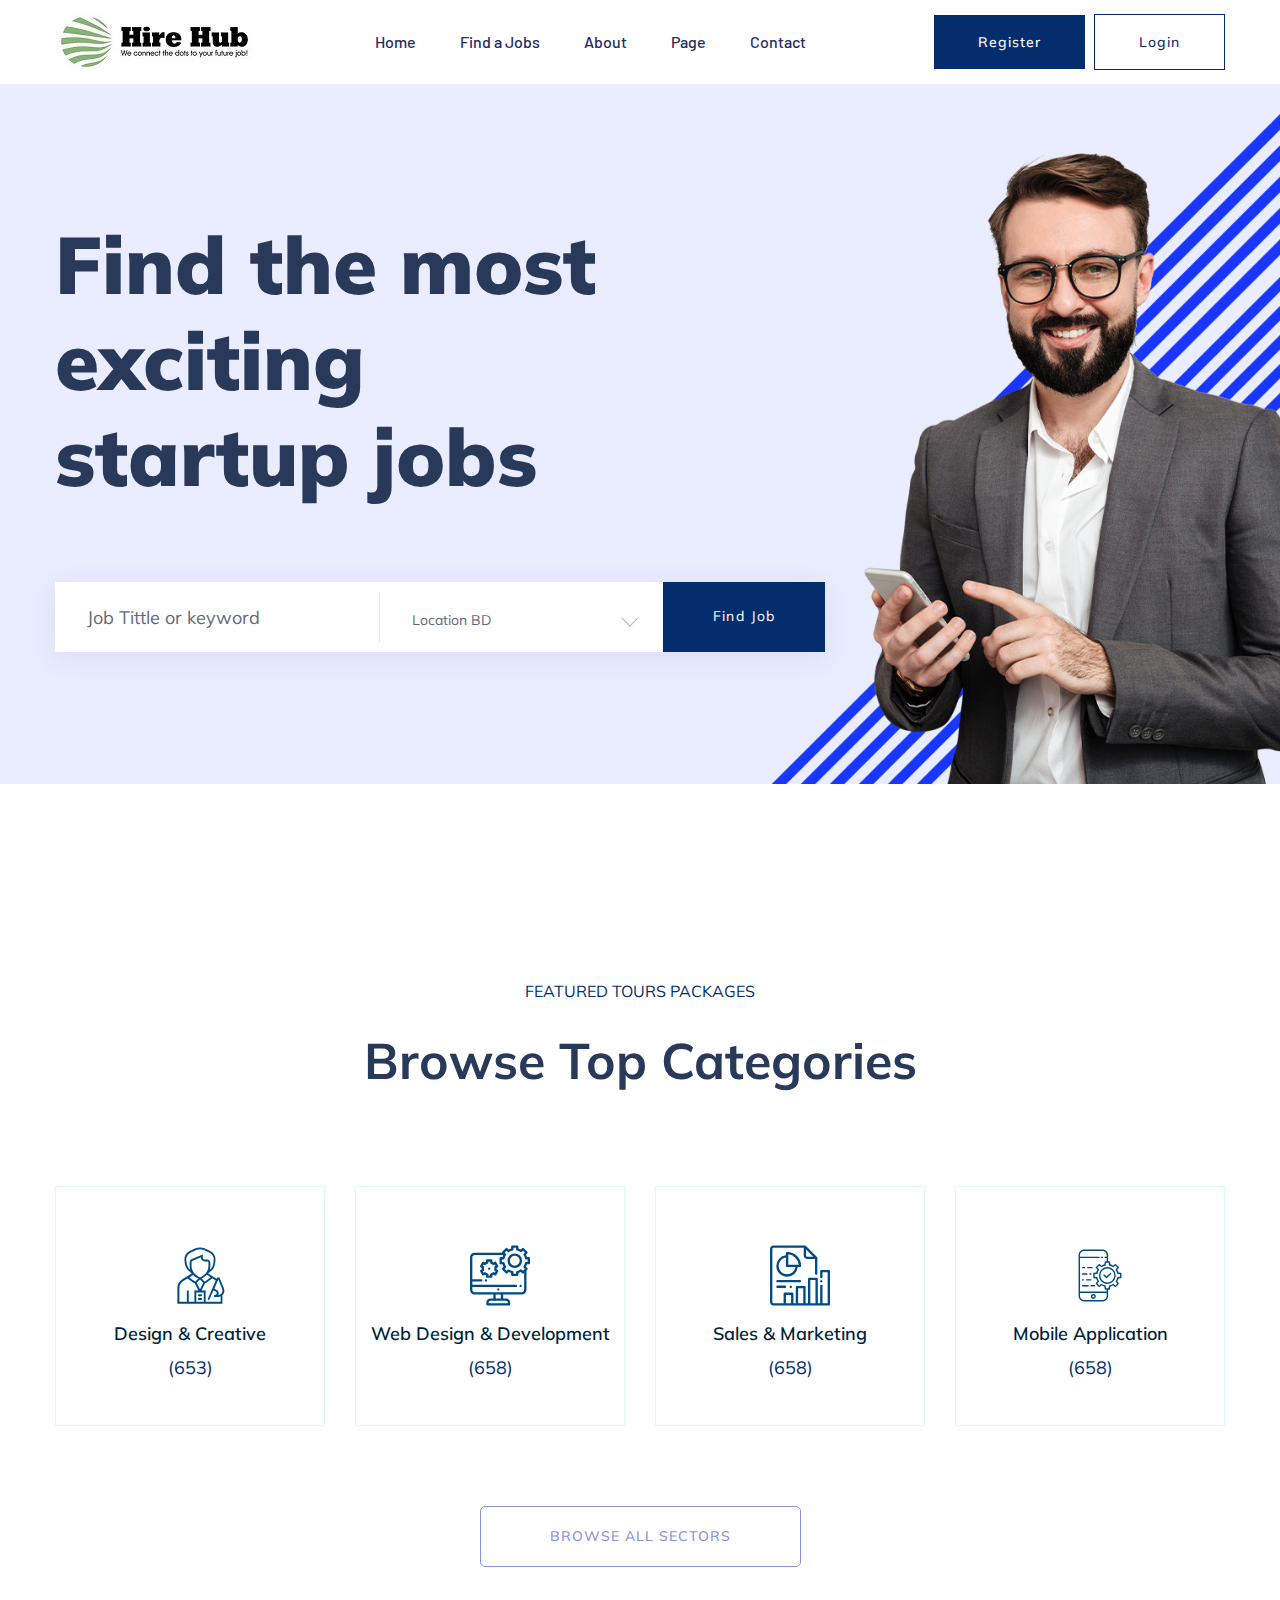
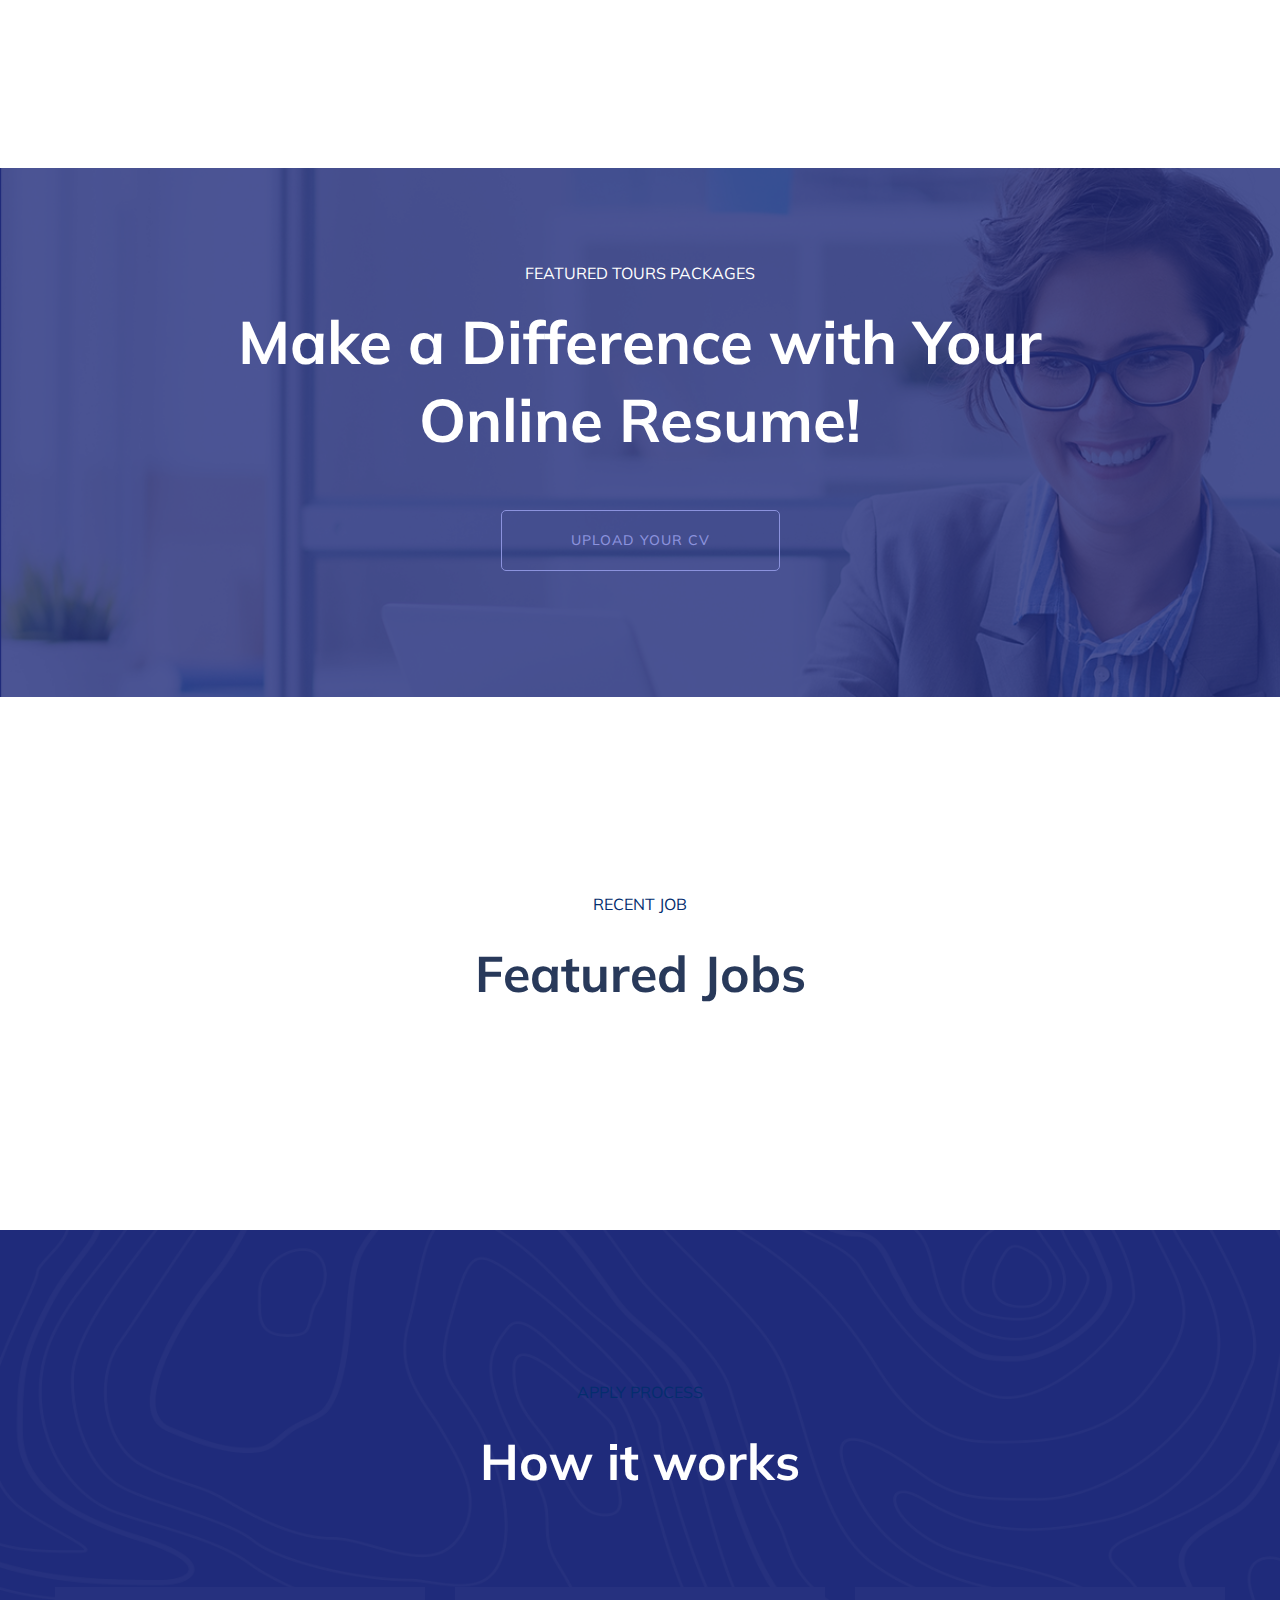
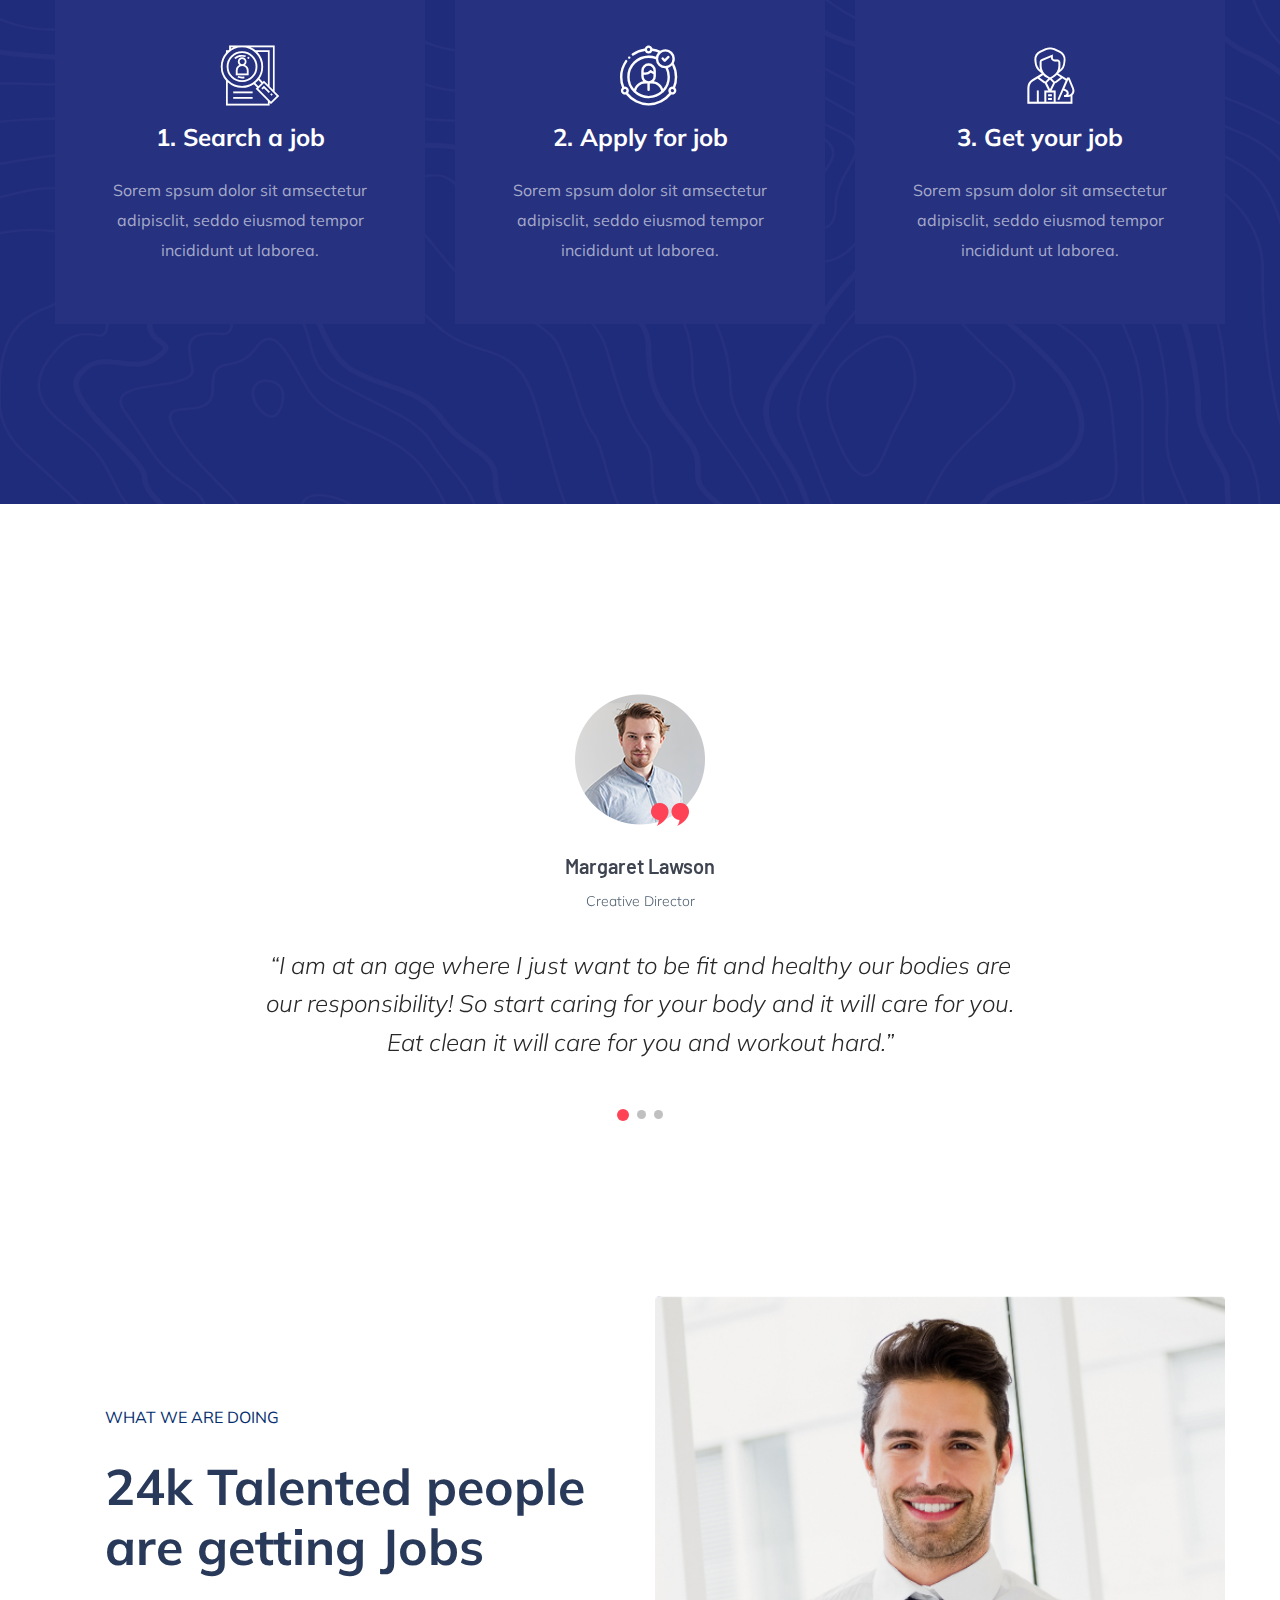
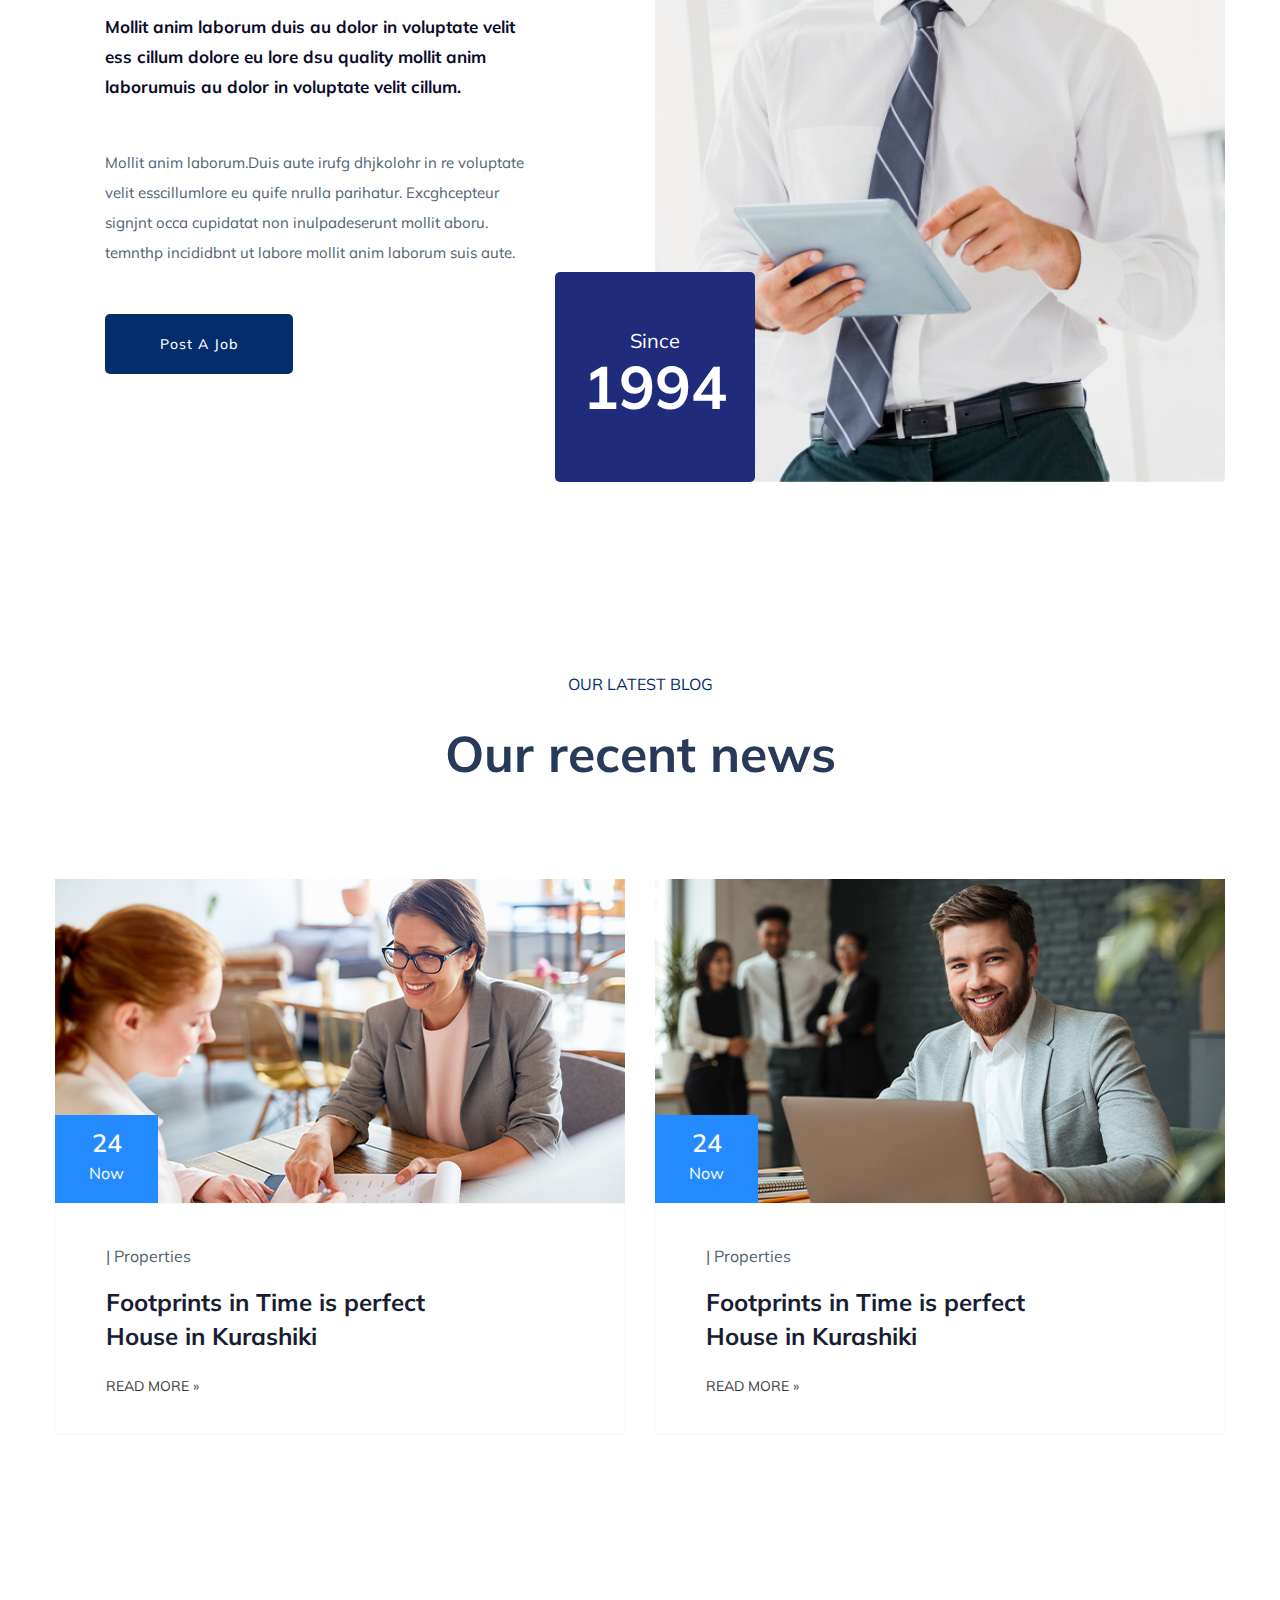
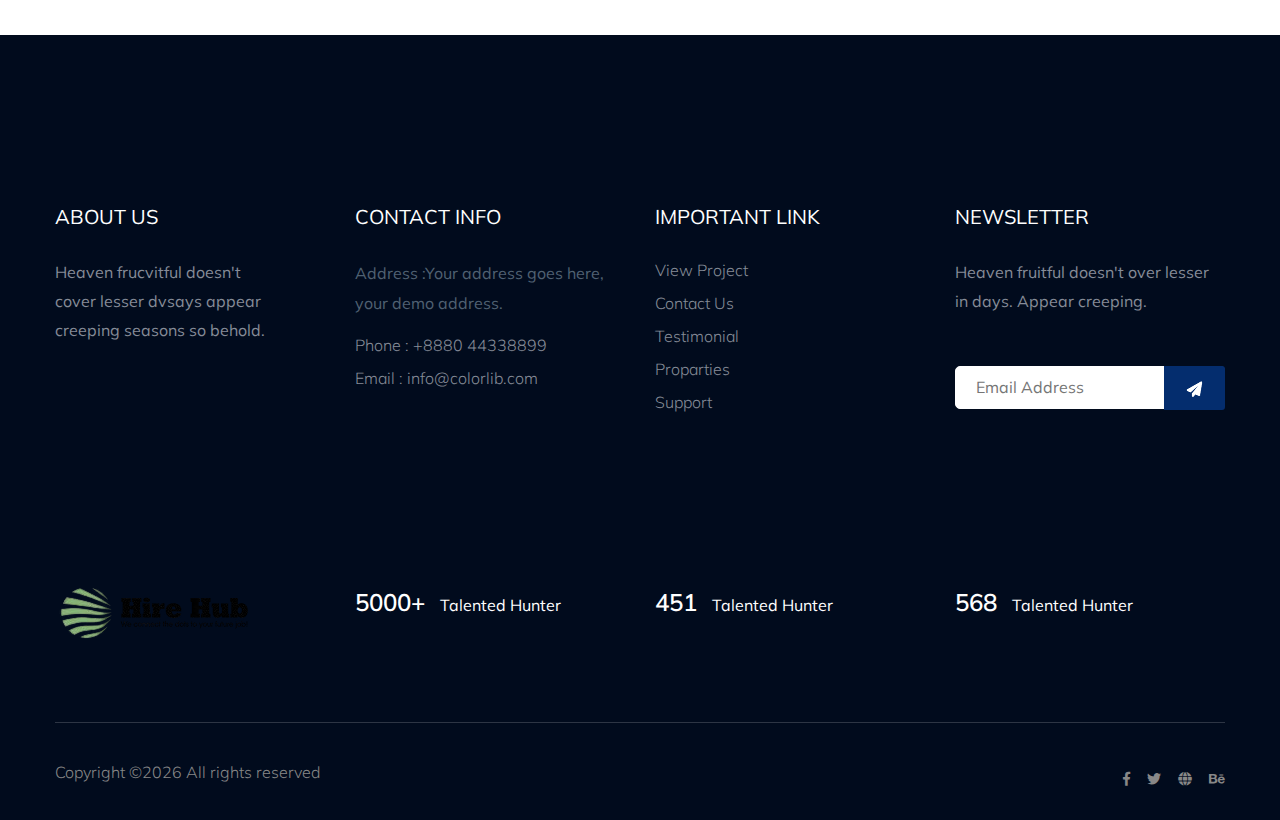
<file: index.html>
<!doctype html>
<html class="no-js" lang="zxx">
    <head>
        <meta charset="utf-8">
        <meta http-equiv="x-ua-compatible" content="ie=edge">
         <title>Hire Hub </title>
        <meta name="description" content="">
        <meta name="viewport" content="width=device-width, initial-scale=1">
        <link rel="manifest" href="site.webmanifest">
		<link rel="shortcut icon" type="image/x-icon" href="assets/img/favicon.ico">

		<!-- CSS here -->
            <link rel="stylesheet" href="assets/css/bootstrap.min.css">
            <link rel="stylesheet" href="assets/css/owl.carousel.min.css">
            <link rel="stylesheet" href="assets/css/flaticon.css">
            <link rel="stylesheet" href="assets/css/price_rangs.css">
            <link rel="stylesheet" href="assets/css/slicknav.css">
            <link rel="stylesheet" href="assets/css/animate.min.css">
            <link rel="stylesheet" href="assets/css/magnific-popup.css">
            <link rel="stylesheet" href="assets/css/fontawesome-all.min.css">
            <link rel="stylesheet" href="assets/css/themify-icons.css">
            <link rel="stylesheet" href="assets/css/slick.css">
            <link rel="stylesheet" href="assets/css/nice-select.css">
            <link rel="stylesheet" href="assets/css/style.css">
   </head>

   <body>
    <!-- Preloader Start -->
    <div id="preloader-active">
        <div class="preloader d-flex align-items-center justify-content-center">
            <div class="preloader-inner position-relative">
                <div class="preloader-circle"></div>
                <div class="preloader-img pere-text">
                    <img src="assets/img/logo/logo.png" alt="">
                </div>
            </div>
        </div>
    </div>
    <!-- Preloader Start -->
    <header>
        <!-- Header Start -->
       <div class="header-area header-transparrent">
           <div class="headder-top header-sticky">
                <div class="container">
                    <div class="row align-items-center">
                        <div class="col-lg-3 col-md-2">
                            <!-- Logo -->
                            <div class="logo">
                                <a href="index.html"><img src="assets/img/logo/logo.png" alt=""></a>
                            </div>  
                        </div>
                        <div class="col-lg-9 col-md-9">
                            <div class="menu-wrapper">
                                <!-- Main-menu -->
                                <div class="main-menu">
                                    <nav class="d-none d-lg-block">
                                        <ul id="navigation">
                                            <li><a href="index.html">Home</a></li>
                                            <li><a href="job_listing.html?jobs=all">Find a Jobs </a></li>
                                            <li><a href="about.html">About</a></li>
                                            <li><a href="#">Page</a>
                                                <ul class="submenu">
                                                    <li><a href="blog.html">Blog</a></li>
                                                    <li><a href="single-blog.html">Blog Details</a></li>
                                                    <li><a href="elements.html">Elements</a></li>
                                                    <li><a href="job_details.html">job Details</a></li>
                                                </ul>
                                            </li>
                                            <li><a href="contact.html">Contact</a></li>
                                        </ul>
                                    </nav>
                                </div>          
                                <!-- Header-btn -->
                                <div class="header-btn d-none f-right d-lg-block">
                                    <a href="#" class="btn head-btn1">Register</a>
                                    <a href="#" class="btn head-btn2">Login</a>
                                </div>
                            </div>
                        </div>
                        <!-- Mobile Menu -->
                        <div class="col-12">
                            <div class="mobile_menu d-block d-lg-none"></div>
                        </div>
                    </div>
                </div>
           </div>
       </div>
        <!-- Header End -->
    </header>
    <main>

        <!-- slider Area Start-->
        <div class="slider-area ">
            <!-- Mobile Menu -->
            <div class="slider-active">
                <div class="single-slider slider-height d-flex align-items-center" data-background="assets/img/hero/h1_hero.jpg">
                    <div class="container">
                        <div class="row">
                            <div class="col-xl-6 col-lg-9 col-md-10">
                                <div class="hero__caption">
                                    <h1>Find the most exciting startup jobs</h1>
                                </div>
                            </div>
                        </div>
                        <!-- Search Box -->
                        <div class="row">
                            <div class="col-xl-8">
                                <!-- form -->
                                <form action="#" class="search-box">
                                    <div class="input-form">
                                        <input type="text" placeholder="Job Tittle or keyword">
                                    </div>
                                    <div class="select-form">
                                        <div class="select-itms">
                                            <select name="select" id="select1">
                                                <option value="">Location BD</option>
                                                <option value="">Location PK</option>
                                                <option value="">Location US</option>
                                                <option value="">Location UK</option>
                                            </select>
                                        </div>
                                    </div>
                                    <div class="search-form">
                                        <a href="#">Find job</a>
                                    </div>	
                                </form>	
                            </div>
                        </div>
                    </div>
                </div>
            </div>
        </div>
        <!-- slider Area End-->
        <!-- Our Services Start -->
        <div class="our-services section-pad-t30">
            <div class="container">
                <!-- Section Tittle -->
                <div class="row">
                    <div class="col-lg-12">
                        <div class="section-tittle text-center">
                            <span>FEATURED TOURS Packages</span>
                            <h2>Browse Top Categories </h2>
                        </div>
                    </div>
                </div>
                <div class="row d-flex justify-contnet-center">
                    <div class="col-xl-3 col-lg-3 col-md-4 col-sm-6">
                        <div class="single-services text-center mb-30">
                            <div class="services-ion">
                                <span class="flaticon-tour"></span>
                            </div>
                            <div class="services-cap">
                               <h5><a href="job_listing.html?jobs=graphicdesign">Design & Creative</a></h5>
                                <span>(653)</span>
                            </div>
                        </div>
                    </div>
                    <div class="col-xl-3 col-lg-3 col-md-4 col-sm-6">
                        <div class="single-services text-center mb-30">
                            <div class="services-ion">
                                <span class="flaticon-cms"></span>
                            </div>
                            <div class="services-cap">
                               <h5><a href="job_listing.html?jobs=webdevelopment">Web Design & Development</a></h5>
                                <span>(658)</span>
                            </div>
                        </div>
                    </div>
                    <div class="col-xl-3 col-lg-3 col-md-4 col-sm-6">
                        <div class="single-services text-center mb-30">
                            <div class="services-ion">
                                <span class="flaticon-report"></span>
                            </div>
                            <div class="services-cap">
                               <h5><a href="job_listing.html?jobs=salesmarketing">Sales & Marketing</a></h5>
                                <span>(658)</span>
                            </div>
                        </div>
                    </div>
                    <div class="col-xl-3 col-lg-3 col-md-4 col-sm-6">
                        <div class="single-services text-center mb-30">
                            <div class="services-ion">
                                <span class="flaticon-app"></span>
                            </div>
                            <div class="services-cap">
                               <h5><a href="job_listing.html?jobs=mobileapplication">Mobile Application</a></h5>
                                <span>(658)</span>
                            </div>
                        </div>
                    </div>
                    <!-- <div class="col-xl-3 col-lg-3 col-md-4 col-sm-6">
                        <div class="single-services text-center mb-30">
                            <div class="services-ion">
                                <span class="flaticon-helmet"></span>
                            </div>
                            <div class="services-cap">
                               <h5><a href="job_listing.html">Construction</a></h5>
                                <span>(658)</span>
                            </div>
                        </div>
                    </div>
                    <div class="col-xl-3 col-lg-3 col-md-4 col-sm-6">
                        <div class="single-services text-center mb-30">
                            <div class="services-ion">
                                <span class="flaticon-high-tech"></span>
                            </div>
                            <div class="services-cap">
                               <h5><a href="job_listing.html">Information Technology</a></h5>
                                <span>(658)</span>
                            </div>
                        </div>
                    </div>
                    <div class="col-xl-3 col-lg-3 col-md-4 col-sm-6">
                        <div class="single-services text-center mb-30">
                            <div class="services-ion">
                                <span class="flaticon-real-estate"></span>
                            </div>
                            <div class="services-cap">
                               <h5><a href="job_listing.html">Real Estate</a></h5>
                                <span>(658)</span>
                            </div>
                        </div>
                    </div>
                    <div class="col-xl-3 col-lg-3 col-md-4 col-sm-6">
                        <div class="single-services text-center mb-30">
                            <div class="services-ion">
                                <span class="flaticon-content"></span>
                            </div>
                            <div class="services-cap">
                               <h5><a href="job_listing.html">Content Writer</a></h5>
                                <span>(658)</span>
                            </div>
                        </div>
                    </div> -->
                </div>
                <!-- More Btn -->
                <!-- Section Button -->
                <div class="row">
                    <div class="col-lg-12">
                        <div class="browse-btn2 text-center mt-50">
                            <a href="job_listing.html?jobs=all" class="border-btn2">Browse All Sectors</a>
                        </div>
                    </div>
                </div>
            </div>
        </div>
        <!-- Our Services End -->
        <!-- Online CV Area Start -->
         <div class="online-cv cv-bg section-overly pt-90 pb-120"  data-background="assets/img/gallery/cv_bg.jpg">
            <div class="container">
                <div class="row justify-content-center">
                    <div class="col-xl-10">
                        <div class="cv-caption text-center">
                            <p class="pera1">FEATURED TOURS Packages</p>
                            <p class="pera2"> Make a Difference with Your Online Resume!</p>
                            <a href="#" class="border-btn2 border-btn4">Upload your cv</a>
                        </div>
                    </div>
                </div>
            </div>
        </div>
        <!-- Online CV Area End-->
        <!-- Featured_job_start -->
        <section class="featured-job-area feature-padding">
            <div class="container">
                <!-- Section Tittle -->
                <div class="row">
                    <div class="col-lg-12">
                        <div class="section-tittle text-center">
                            <span>Recent Job</span>
                            <h2>Featured Jobs</h2>
                        </div>
                    </div>
                </div>
                <div class="row justify-content-center">
                    <div class="col-xl-10" id="singleJob">

                    </div>
                </div>
            </div>
        </section>
        <!-- Featured_job_end -->
        <!-- How  Apply Process Start-->
        <div class="apply-process-area apply-bg pt-150 pb-150" data-background="assets/img/gallery/how-applybg.png">
            <div class="container">
                <!-- Section Tittle -->
                <div class="row">
                    <div class="col-lg-12">
                        <div class="section-tittle white-text text-center">
                            <span>Apply process</span>
                            <h2> How it works</h2>
                        </div>
                    </div>
                </div>
                <!-- Apply Process Caption -->
                <div class="row">
                    <div class="col-lg-4 col-md-6">
                        <div class="single-process text-center mb-30">
                            <div class="process-ion">
                                <span class="flaticon-search"></span>
                            </div>
                            <div class="process-cap">
                               <h5>1. Search a job</h5>
                               <p>Sorem spsum dolor sit amsectetur adipisclit, seddo eiusmod tempor incididunt ut laborea.</p>
                            </div>
                        </div>
                    </div>
                    <div class="col-lg-4 col-md-6">
                        <div class="single-process text-center mb-30">
                            <div class="process-ion">
                                <span class="flaticon-curriculum-vitae"></span>
                            </div>
                            <div class="process-cap">
                               <h5>2. Apply for job</h5>
                               <p>Sorem spsum dolor sit amsectetur adipisclit, seddo eiusmod tempor incididunt ut laborea.</p>
                            </div>
                        </div>
                    </div>
                    <div class="col-lg-4 col-md-6">
                        <div class="single-process text-center mb-30">
                            <div class="process-ion">
                                <span class="flaticon-tour"></span>
                            </div>
                            <div class="process-cap">
                               <h5>3. Get your job</h5>
                               <p>Sorem spsum dolor sit amsectetur adipisclit, seddo eiusmod tempor incididunt ut laborea.</p>
                            </div>
                        </div>
                    </div>
                </div>
             </div>
        </div>
        <!-- How  Apply Process End-->
        <!-- Testimonial Start -->
        <div class="testimonial-area testimonial-padding">
            <div class="container">
                <!-- Testimonial contents -->
                <div class="row d-flex justify-content-center">
                    <div class="col-xl-8 col-lg-8 col-md-10">
                        <div class="h1-testimonial-active dot-style">
                            <!-- Single Testimonial -->
                            <div class="single-testimonial text-center">
                                <!-- Testimonial Content -->
                                <div class="testimonial-caption ">
                                    <!-- founder -->
                                    <div class="testimonial-founder  ">
                                        <div class="founder-img mb-30">
                                            <img src="assets/img/testmonial/testimonial-founder.png" alt="">
                                            <span>Margaret Lawson</span>
                                            <p>Creative Director</p>
                                        </div>
                                    </div>
                                    <div class="testimonial-top-cap">
                                        <p>“I am at an age where I just want to be fit and healthy our bodies are our responsibility! So start caring for your body and it will care for you. Eat clean it will care for you and workout hard.”</p>
                                    </div>
                                </div>
                            </div>
                            <!-- Single Testimonial -->
                            <div class="single-testimonial text-center">
                                <!-- Testimonial Content -->
                                <div class="testimonial-caption ">
                                    <!-- founder -->
                                    <div class="testimonial-founder  ">
                                        <div class="founder-img mb-30">
                                            <img src="assets/img/testmonial/testimonial-founder.png" alt="">
                                            <span>Margaret Lawson</span>
                                            <p>Creative Director</p>
                                        </div>
                                    </div>
                                    <div class="testimonial-top-cap">
                                        <p>“I am at an age where I just want to be fit and healthy our bodies are our responsibility! So start caring for your body and it will care for you. Eat clean it will care for you and workout hard.”</p>
                                    </div>
                                </div>
                            </div>
                            <!-- Single Testimonial -->
                            <div class="single-testimonial text-center">
                                <!-- Testimonial Content -->
                                <div class="testimonial-caption ">
                                    <!-- founder -->
                                    <div class="testimonial-founder  ">
                                        <div class="founder-img mb-30">
                                            <img src="assets/img/testmonial/testimonial-founder.png" alt="">
                                            <span>Margaret Lawson</span>
                                            <p>Creative Director</p>
                                        </div>
                                    </div>
                                    <div class="testimonial-top-cap">
                                        <p>“I am at an age where I just want to be fit and healthy our bodies are our responsibility! So start caring for your body and it will care for you. Eat clean it will care for you and workout hard.”</p>
                                    </div>
                                </div>
                            </div>
                        </div>
                    </div>
                </div>
            </div>
        </div>
        <!-- Testimonial End -->
         <!-- Support Company Start-->
         <div class="support-company-area support-padding fix">
            <div class="container">
                <div class="row align-items-center">
                    <div class="col-xl-6 col-lg-6">
                        <div class="right-caption">
                            <!-- Section Tittle -->
                            <div class="section-tittle section-tittle2">
                                <span>What we are doing</span>
                                <h2>24k Talented people are getting Jobs</h2>
                            </div>
                            <div class="support-caption">
                                <p class="pera-top">Mollit anim laborum duis au dolor in voluptate velit ess cillum dolore eu lore dsu quality mollit anim laborumuis au dolor in voluptate velit cillum.</p>
                                <p>Mollit anim laborum.Duis aute irufg dhjkolohr in re voluptate velit esscillumlore eu quife nrulla parihatur. Excghcepteur signjnt occa cupidatat non inulpadeserunt mollit aboru. temnthp incididbnt ut labore mollit anim laborum suis aute.</p>
                                <a href="about.html" class="btn post-btn">Post a job</a>
                            </div>
                        </div>
                    </div>
                    <div class="col-xl-6 col-lg-6">
                        <div class="support-location-img">
                            <img src="assets/img/service/support-img.jpg" alt="">
                            <div class="support-img-cap text-center">
                                <p>Since</p>
                                <span>1994</span>
                            </div>
                        </div>
                    </div>
                </div>
            </div>
        </div>
        <!-- Support Company End-->
        <!-- Blog Area Start -->
        <div class="home-blog-area blog-h-padding">
            <div class="container">
                <!-- Section Tittle -->
                <div class="row">
                    <div class="col-lg-12">
                        <div class="section-tittle text-center">
                            <span>Our latest blog</span>
                            <h2>Our recent news</h2>
                        </div>
                    </div>
                </div>
                <div class="row">
                    <div class="col-xl-6 col-lg-6 col-md-6">
                        <div class="home-blog-single mb-30">
                            <div class="blog-img-cap">
                                <div class="blog-img">
                                    <img src="assets/img/blog/home-blog1.jpg" alt="">
                                    <!-- Blog date -->
                                    <div class="blog-date text-center">
                                        <span>24</span>
                                        <p>Now</p>
                                    </div>
                                </div>
                                <div class="blog-cap">
                                    <p>|   Properties</p>
                                    <h3><a href="single-blog.html">Footprints in Time is perfect House in Kurashiki</a></h3>
                                    <a href="#" class="more-btn">Read more »</a>
                                </div>
                            </div>
                        </div>
                    </div>
                    <div class="col-xl-6 col-lg-6 col-md-6">
                        <div class="home-blog-single mb-30">
                            <div class="blog-img-cap">
                                <div class="blog-img">
                                    <img src="assets/img/blog/home-blog2.jpg" alt="">
                                    <!-- Blog date -->
                                    <div class="blog-date text-center">
                                        <span>24</span>
                                        <p>Now</p>
                                    </div>
                                </div>
                                <div class="blog-cap">
                                    <p>|   Properties</p>
                                    <h3><a href="single-blog.html">Footprints in Time is perfect House in Kurashiki</a></h3>
                                    <a href="#" class="more-btn">Read more »</a>
                                </div>
                            </div>
                        </div>
                    </div>
                </div>
            </div>
        </div>
        <!-- Blog Area End -->

    </main>
    <footer>
        <!-- Footer Start-->
        <div class="footer-area footer-bg footer-padding">
            <div class="container">
                <div class="row d-flex justify-content-between">
                    <div class="col-xl-3 col-lg-3 col-md-4 col-sm-6">
                       <div class="single-footer-caption mb-50">
                         <div class="single-footer-caption mb-30">
                             <div class="footer-tittle">
                                 <h4>About Us</h4>
                                 <div class="footer-pera">
                                     <p>Heaven frucvitful doesn't cover lesser dvsays appear creeping seasons so behold.</p>
                                </div>
                             </div>
                         </div>

                       </div>
                    </div>
                    <div class="col-xl-3 col-lg-3 col-md-4 col-sm-5">
                        <div class="single-footer-caption mb-50">
                            <div class="footer-tittle">
                                <h4>Contact Info</h4>
                                <ul>
                                    <li>
                                    <p>Address :Your address goes
                                        here, your demo address.</p>
                                    </li>
                                    <li><a href="#">Phone : +8880 44338899</a></li>
                                    <li><a href="#">Email : info@colorlib.com</a></li>
                                </ul>
                            </div>

                        </div>
                    </div>
                    <div class="col-xl-3 col-lg-3 col-md-4 col-sm-5">
                        <div class="single-footer-caption mb-50">
                            <div class="footer-tittle">
                                <h4>Important Link</h4>
                                <ul>
                                    <li><a href="#"> View Project</a></li>
                                    <li><a href="#">Contact Us</a></li>
                                    <li><a href="#">Testimonial</a></li>
                                    <li><a href="#">Proparties</a></li>
                                    <li><a href="#">Support</a></li>
                                </ul>
                            </div>
                        </div>
                    </div>
                    <div class="col-xl-3 col-lg-3 col-md-4 col-sm-5">
                        <div class="single-footer-caption mb-50">
                            <div class="footer-tittle">
                                <h4>Newsletter</h4>
                                <div class="footer-pera footer-pera2">
                                 <p>Heaven fruitful doesn't over lesser in days. Appear creeping.</p>
                             </div>
                             <!-- Form -->
                             <div class="footer-form" >
                                 <div id="mc_embed_signup">
                                     <form target="_blank" action="https://spondonit.us12.list-manage.com/subscribe/post?u=1462626880ade1ac87bd9c93a&amp;id=92a4423d01"
                                     method="get" class="subscribe_form relative mail_part">
                                         <input type="email" name="email" id="newsletter-form-email" placeholder="Email Address"
                                         class="placeholder hide-on-focus" onfocus="this.placeholder = ''"
                                         onblur="this.placeholder = ' Email Address '">
                                         <div class="form-icon">
                                             <button type="submit" name="submit" id="newsletter-submit"
                                             class="email_icon newsletter-submit button-contactForm"><img src="assets/img/icon/form.png" alt=""></button>
                                         </div>
                                         <div class="mt-10 info"></div>
                                     </form>
                                 </div>
                             </div>
                            </div>
                        </div>
                    </div>
                </div>
               <!--  -->
               <div class="row footer-wejed justify-content-between">
                    <div class="col-xl-3 col-lg-3 col-md-4 col-sm-6">
                        <!-- logo -->
                        <div class="footer-logo mb-20">
                        <a href="index.html"><img src="assets/img/logo/logo2_footer.png" alt=""></a>
                        </div>
                    </div>
                    <div class="col-xl-3 col-lg-3 col-md-4 col-sm-5">
                    <div class="footer-tittle-bottom">
                        <span>5000+</span>
                        <p>Talented Hunter</p>
                    </div>
                    </div>
                    <div class="col-xl-3 col-lg-3 col-md-4 col-sm-5">
                        <div class="footer-tittle-bottom">
                            <span>451</span>
                            <p>Talented Hunter</p>
                        </div>
                    </div>
                    <div class="col-xl-3 col-lg-3 col-md-4 col-sm-5">
                        <!-- Footer Bottom Tittle -->
                        <div class="footer-tittle-bottom">
                            <span>568</span>
                            <p>Talented Hunter</p>
                        </div>
                    </div>
               </div>
            </div>
        </div>
        <!-- footer-bottom area -->
        <div class="footer-bottom-area footer-bg">
            <div class="container">
                <div class="footer-border">
                     <div class="row d-flex justify-content-between align-items-center">
                         <div class="col-xl-10 col-lg-10 ">
                             <div class="footer-copy-right">
                                 <p>
  Copyright &copy;<script>document.write(new Date().getFullYear());</script> All rights reserved 
 </p>
                             </div>
                         </div>
                         <div class="col-xl-2 col-lg-2">
                             <div class="footer-social f-right">
                                 <a href="#"><i class="fab fa-facebook-f"></i></a>
                                 <a href="#"><i class="fab fa-twitter"></i></a>
                                 <a href="#"><i class="fas fa-globe"></i></a>
                                 <a href="#"><i class="fab fa-behance"></i></a>
                             </div>
                         </div>
                     </div>
                </div>
            </div>
        </div>
        <!-- Footer End-->
    </footer>

  <!-- JS here -->
	
		<!-- All JS Custom Plugins Link Here here -->
         <script src="assets/js/data.js"></script>
        <script src="assets/js/script.js"></script>

        <script src="./assets/js/vendor/modernizr-3.5.0.min.js"></script>
		<!-- Jquery, Popper, Bootstrap -->
		<script src="./assets/js/vendor/jquery-1.12.4.min.js"></script>
        <script src="./assets/js/popper.min.js"></script>
        <script src="./assets/js/bootstrap.min.js"></script>
	    <!-- Jquery Mobile Menu -->
        <script src="./assets/js/jquery.slicknav.min.js"></script>

		<!-- Jquery Slick , Owl-Carousel Plugins -->
        <script src="./assets/js/owl.carousel.min.js"></script>
        <script src="./assets/js/slick.min.js"></script>
        <script src="./assets/js/price_rangs.js"></script>
        
		<!-- One Page, Animated-HeadLin -->
        <script src="./assets/js/wow.min.js"></script>
		<script src="./assets/js/animated.headline.js"></script>
        <script src="./assets/js/jquery.magnific-popup.js"></script>

		<!-- Scrollup, nice-select, sticky -->
        <script src="./assets/js/jquery.scrollUp.min.js"></script>
        <script src="./assets/js/jquery.nice-select.min.js"></script>
		<script src="./assets/js/jquery.sticky.js"></script>
        
        <!-- contact js -->
        <script src="./assets/js/contact.js"></script>
        <script src="./assets/js/jquery.form.js"></script>
        <script src="./assets/js/jquery.validate.min.js"></script>
        <script src="./assets/js/mail-script.js"></script>
        <script src="./assets/js/jquery.ajaxchimp.min.js"></script>
        
		<!-- Jquery Plugins, main Jquery -->	
        <script src="./assets/js/plugins.js"></script>
        <script src="./assets/js/main.js"></script>

        <script src="./assets/js/data.js"></script>
        <script src="./assets/js/singleJob.js"></script>

        
    </body>
</html>
</file>
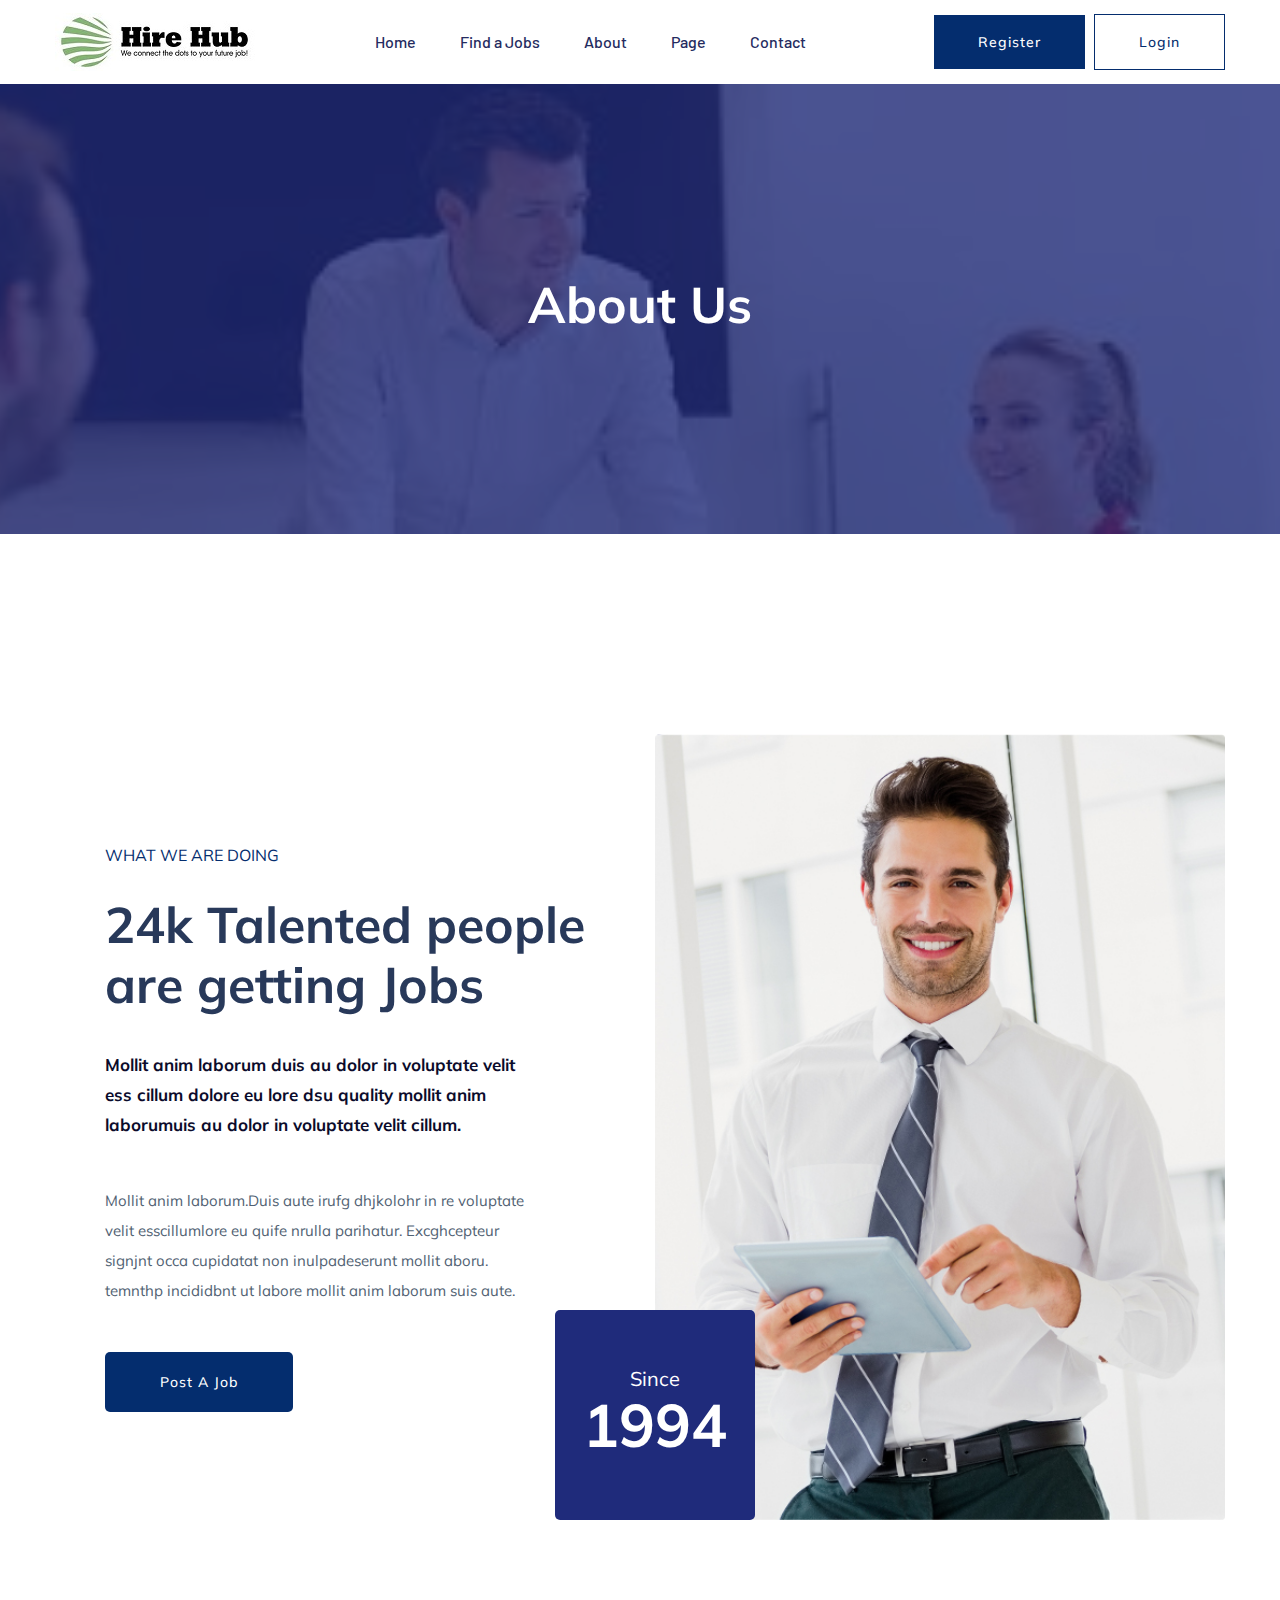
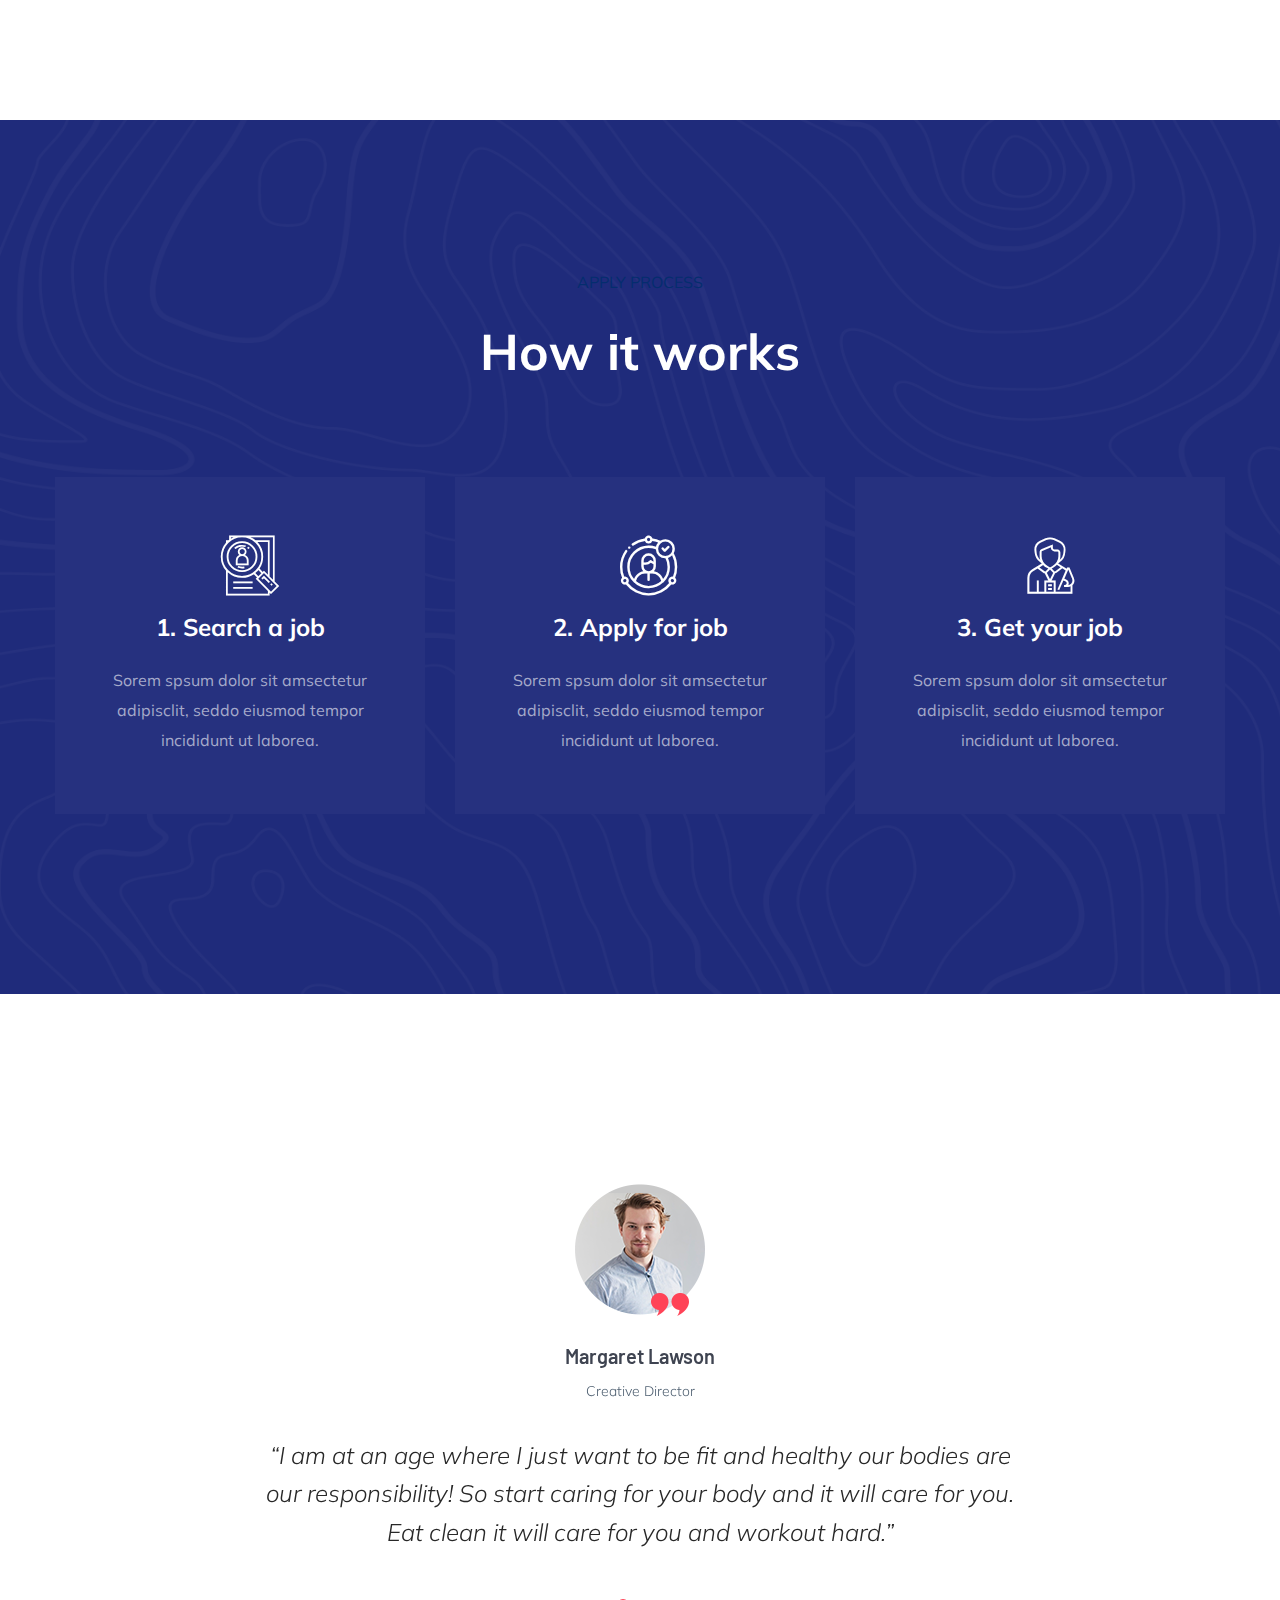
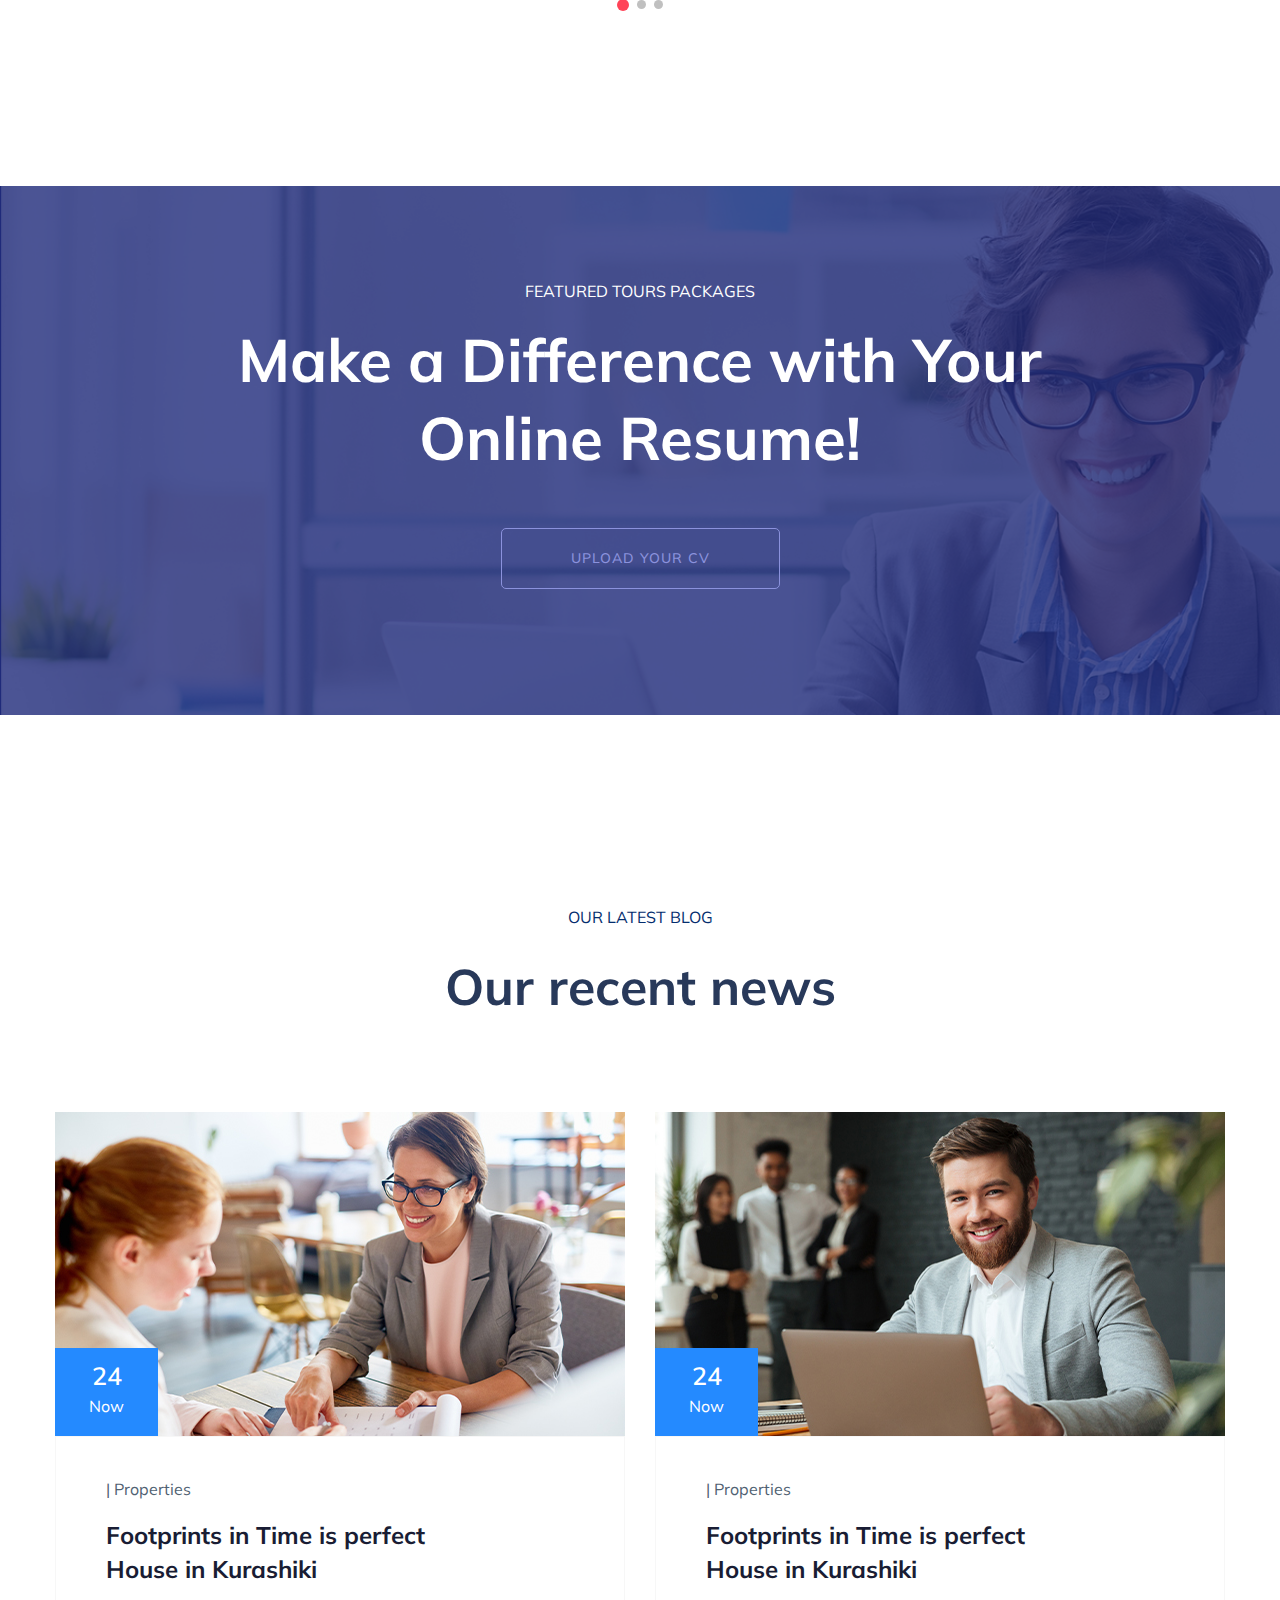
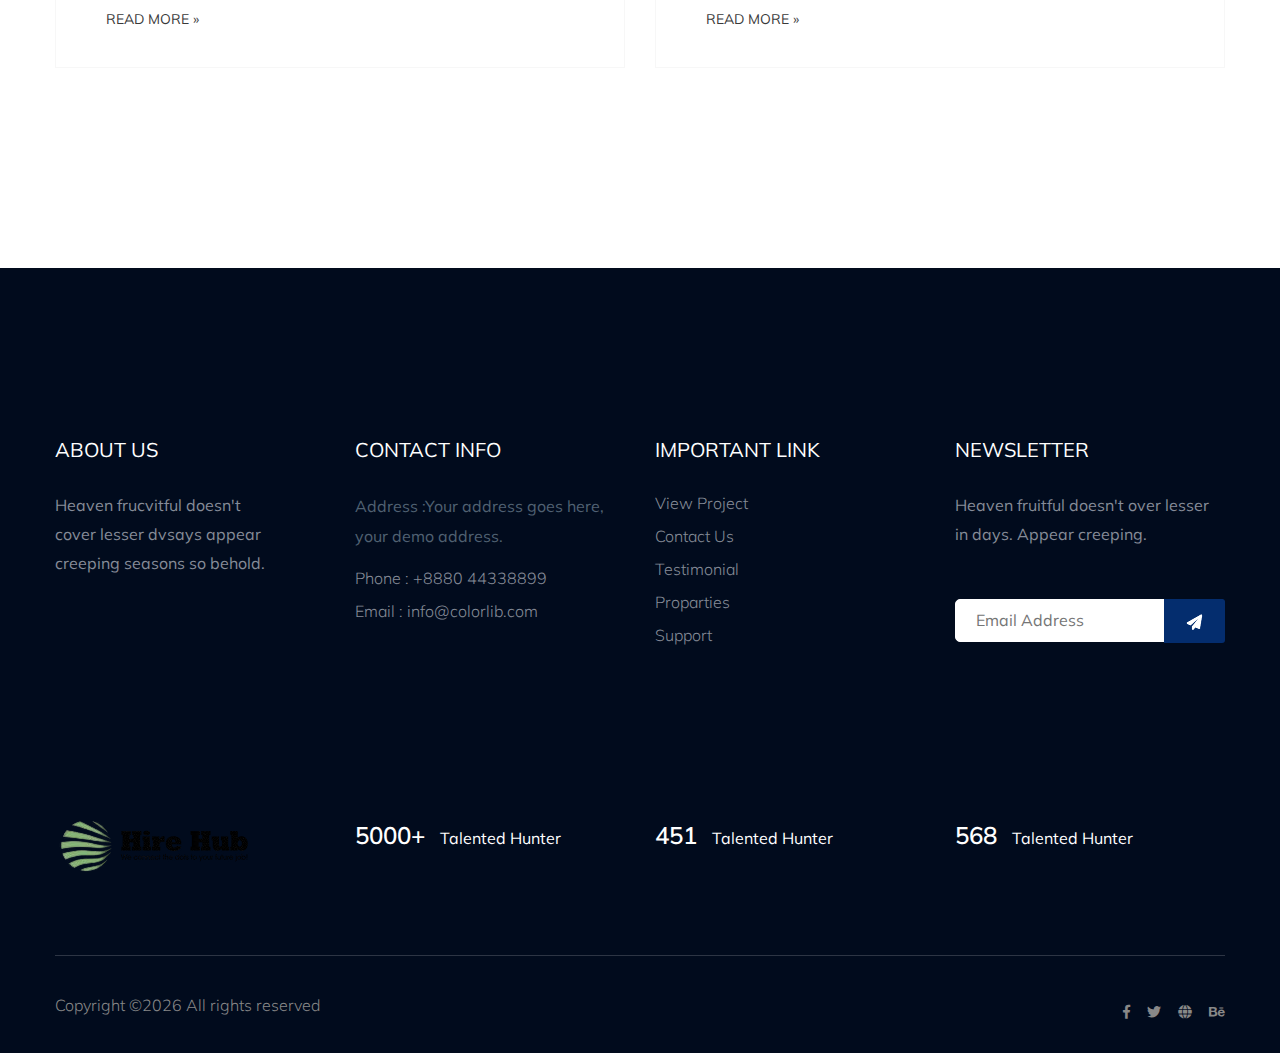
<file: about.html>
<!doctype html>
<html class="no-js" lang="zxx">
    <head>
        <meta charset="utf-8">
        <meta http-equiv="x-ua-compatible" content="ie=edge">
        <title>about</title>
        <meta name="description" content="">
        <meta name="viewport" content="width=device-width, initial-scale=1">
        <link rel="manifest" href="site.webmanifest">
		<link rel="shortcut icon" type="image/x-icon" href="assets/img/favicon.ico">

		<!-- CSS here -->
            <link rel="stylesheet" href="assets/css/bootstrap.min.css">
            <link rel="stylesheet" href="assets/css/owl.carousel.min.css">
            <link rel="stylesheet" href="assets/css/flaticon.css">
            <link rel="stylesheet" href="assets/css/price_rangs.css">
            <link rel="stylesheet" href="assets/css/slicknav.css">
            <link rel="stylesheet" href="assets/css/animate.min.css">
            <link rel="stylesheet" href="assets/css/magnific-popup.css">
            <link rel="stylesheet" href="assets/css/fontawesome-all.min.css">
            <link rel="stylesheet" href="assets/css/themify-icons.css">
            <link rel="stylesheet" href="assets/css/slick.css">
            <link rel="stylesheet" href="assets/css/nice-select.css">
            <link rel="stylesheet" href="assets/css/style.css">
   </head>

   <body>
    <!-- Preloader Start -->
    <div id="preloader-active">
        <div class="preloader d-flex align-items-center justify-content-center">
            <div class="preloader-inner position-relative">
                <div class="preloader-circle"></div>
                <div class="preloader-img pere-text">
                    <img src="assets/img/logo/logo.png" alt="">
                </div>
            </div>
        </div>
    </div>
    <!-- Preloader Start -->
    <header>
        <!-- Header Start -->
       <div class="header-area header-transparrent">
           <div class="headder-top header-sticky">
                <div class="container">
                    <div class="row align-items-center">
                        <div class="col-lg-3 col-md-2">
                            <!-- Logo -->
                            <div class="logo">
                                <a href="index.html"><img src="assets/img/logo/logo.png" alt=""></a>
                            </div>  
                        </div>
                        <div class="col-lg-9 col-md-9">
                            <div class="menu-wrapper">
                                <!-- Main-menu -->
                                <div class="main-menu">
                                    <nav class="d-none d-lg-block">
                                        <ul id="navigation">
                                            <li><a href="index.html">Home</a></li>
                                            <li><a href="job_listing.html">Find a Jobs </a></li>
                                            <li><a href="about.html">About</a></li>
                                            <li><a href="#">Page</a>
                                                <ul class="submenu">
                                                    <li><a href="blog.html">Blog</a></li>
                                                    <li><a href="single-blog.html">Blog Details</a></li>
                                                    <li><a href="elements.html">Elements</a></li>
                                                    <li><a href="job_details.html">job Details</a></li>
                                                </ul>
                                            </li>
                                            <li><a href="contact.html">Contact</a></li>
                                        </ul>
                                    </nav>
                                </div>          
                                <!-- Header-btn -->
                                <div class="header-btn d-none f-right d-lg-block">
                                    <a href="#" class="btn head-btn1">Register</a>
                                    <a href="#" class="btn head-btn2">Login</a>
                                </div>
                            </div>
                        </div>
                        <!-- Mobile Menu -->
                        <div class="col-12">
                            <div class="mobile_menu d-block d-lg-none"></div>
                        </div>
                    </div>
                </div>
           </div>
       </div>
        <!-- Header End -->
    </header>
    <main>

        <!-- Hero Area Start-->
        <div class="slider-area ">
        <div class="single-slider section-overly slider-height2 d-flex align-items-center" data-background="assets/img/hero/about.jpg">
            <div class="container">
                <div class="row">
                    <div class="col-xl-12">
                        <div class="hero-cap text-center">
                            <h2>About us</h2>
                        </div>
                    </div>
                </div>
            </div>
        </div>
        </div>
        <!-- Hero Area End -->
        <!-- Support Company Start-->
        <div class="support-company-area fix section-padding2">
            <div class="container">
                <div class="row align-items-center">
                    <div class="col-xl-6 col-lg-6">
                        <div class="right-caption">
                            <!-- Section Tittle -->
                            <div class="section-tittle section-tittle2">
                                <span>What we are doing</span>
                                <h2>24k Talented people are getting Jobs</h2>
                            </div>
                            <div class="support-caption">
                                <p class="pera-top">Mollit anim laborum duis au dolor in voluptate velit ess cillum dolore eu lore dsu quality mollit anim laborumuis au dolor in voluptate velit cillum.</p>
                                <p>Mollit anim laborum.Duis aute irufg dhjkolohr in re voluptate velit esscillumlore eu quife nrulla parihatur. Excghcepteur signjnt occa cupidatat non inulpadeserunt mollit aboru. temnthp incididbnt ut labore mollit anim laborum suis aute.</p>
                                <a href="about.html" class="btn post-btn">Post a job</a>
                            </div>
                        </div>
                    </div>
                    <div class="col-xl-6 col-lg-6">
                        <div class="support-location-img">
                            <img src="assets/img/service/support-img.jpg" alt="">
                            <div class="support-img-cap text-center">
                                <p>Since</p>
                                <span>1994</span>
                            </div>
                        </div>
                    </div>
                </div>
            </div>
        </div>
        <!-- Support Company End-->
        <!-- How  Apply Process Start-->
        <div class="apply-process-area apply-bg pt-150 pb-150" data-background="assets/img/gallery/how-applybg.png">
            <div class="container">
                <!-- Section Tittle -->
                <div class="row">
                    <div class="col-lg-12">
                        <div class="section-tittle white-text text-center">
                            <span>Apply process</span>
                            <h2> How it works</h2>
                        </div>
                    </div>
                </div>
                <!-- Apply Process Caption -->
                <div class="row">
                    <div class="col-lg-4 col-md-6">
                        <div class="single-process text-center mb-30">
                            <div class="process-ion">
                                <span class="flaticon-search"></span>
                            </div>
                            <div class="process-cap">
                                <h5>1. Search a job</h5>
                            <p>Sorem spsum dolor sit amsectetur adipisclit, seddo eiusmod tempor incididunt ut laborea.</p>
                            </div>
                        </div>
                    </div>
                    <div class="col-lg-4 col-md-6">
                        <div class="single-process text-center mb-30">
                            <div class="process-ion">
                                <span class="flaticon-curriculum-vitae"></span>
                            </div>
                            <div class="process-cap">
                                <h5>2. Apply for job</h5>
                            <p>Sorem spsum dolor sit amsectetur adipisclit, seddo eiusmod tempor incididunt ut laborea.</p>
                            </div>
                        </div>
                    </div>
                    <div class="col-lg-4 col-md-6">
                        <div class="single-process text-center mb-30">
                            <div class="process-ion">
                                <span class="flaticon-tour"></span>
                            </div>
                            <div class="process-cap">
                                <h5>3. Get your job</h5>
                            <p>Sorem spsum dolor sit amsectetur adipisclit, seddo eiusmod tempor incididunt ut laborea.</p>
                            </div>
                        </div>
                    </div>
                </div>
            </div>
        </div>
        <!-- How  Apply Process End-->
        <!-- Testimonial Start -->
        <div class="testimonial-area testimonial-padding">
            <div class="container">
                <!-- Testimonial contents -->
                <div class="row d-flex justify-content-center">
                    <div class="col-xl-8 col-lg-8 col-md-10">
                        <div class="h1-testimonial-active dot-style">
                            <!-- Single Testimonial -->
                            <div class="single-testimonial text-center">
                                <!-- Testimonial Content -->
                                <div class="testimonial-caption ">
                                    <!-- founder -->
                                    <div class="testimonial-founder  ">
                                        <div class="founder-img mb-30">
                                            <img src="assets/img/testmonial/testimonial-founder.png" alt="">
                                            <span>Margaret Lawson</span>
                                            <p>Creative Director</p>
                                        </div>
                                    </div>
                                    <div class="testimonial-top-cap">
                                        <p>“I am at an age where I just want to be fit and healthy our bodies are our responsibility! So start caring for your body and it will care for you. Eat clean it will care for you and workout hard.”</p>
                                    </div>
                                </div>
                            </div>
                            <!-- Single Testimonial -->
                            <div class="single-testimonial text-center">
                                <!-- Testimonial Content -->
                                <div class="testimonial-caption ">
                                    <!-- founder -->
                                    <div class="testimonial-founder  ">
                                        <div class="founder-img mb-30">
                                            <img src="assets/img/testmonial/testimonial-founder.png" alt="">
                                            <span>Margaret Lawson</span>
                                            <p>Creative Director</p>
                                        </div>
                                    </div>
                                    <div class="testimonial-top-cap">
                                        <p>“I am at an age where I just want to be fit and healthy our bodies are our responsibility! So start caring for your body and it will care for you. Eat clean it will care for you and workout hard.”</p>
                                    </div>
                                </div>
                            </div>
                            <!-- Single Testimonial -->
                            <div class="single-testimonial text-center">
                                <!-- Testimonial Content -->
                                <div class="testimonial-caption ">
                                    <!-- founder -->
                                    <div class="testimonial-founder  ">
                                        <div class="founder-img mb-30">
                                            <img src="assets/img/testmonial/testimonial-founder.png" alt="">
                                            <span>Margaret Lawson</span>
                                            <p>Creative Director</p>
                                        </div>
                                    </div>
                                    <div class="testimonial-top-cap">
                                        <p>“I am at an age where I just want to be fit and healthy our bodies are our responsibility! So start caring for your body and it will care for you. Eat clean it will care for you and workout hard.”</p>
                                    </div>
                                </div>
                            </div>
                        </div>
                    </div>
                </div>
            </div>
        </div>
        <!-- Testimonial End -->
        <!-- Online CV Area Start -->
        <div class="online-cv cv-bg section-overly pt-90 pb-120"  data-background="assets/img/gallery/cv_bg.jpg">
            <div class="container">
                <div class="row justify-content-center">
                    <div class="col-xl-10">
                        <div class="cv-caption text-center">
                            <p class="pera1">FEATURED TOURS Packages</p>
                            <p class="pera2"> Make a Difference with Your Online Resume!</p>
                            <a href="#" class="border-btn2 border-btn4">Upload your cv</a>
                        </div>
                    </div>
                </div>
            </div>
        </div>
        <!-- Online CV Area End-->
    
        <!-- Blog Area Start -->
        <div class="home-blog-area blog-h-padding">
            <div class="container">
                <!-- Section Tittle -->
                <div class="row">
                    <div class="col-lg-12">
                        <div class="section-tittle text-center">
                            <span>Our latest blog</span>
                            <h2>Our recent news</h2>
                        </div>
                    </div>
                </div>
                <div class="row">
                    <div class="col-xl-6 col-lg-6 col-md-6">
                        <div class="home-blog-single mb-30">
                            <div class="blog-img-cap">
                                <div class="blog-img">
                                    <img src="assets/img/blog/home-blog1.jpg" alt="">
                                    <!-- Blog date -->
                                    <div class="blog-date text-center">
                                        <span>24</span>
                                        <p>Now</p>
                                    </div>
                                </div>
                                <div class="blog-cap">
                                    <p>|   Properties</p>
                                    <h3><a href="single-blog.html">Footprints in Time is perfect House in Kurashiki</a></h3>
                                    <a href="#" class="more-btn">Read more »</a>
                                </div>
                            </div>
                        </div>
                    </div>
                    <div class="col-xl-6 col-lg-6 col-md-6">
                        <div class="home-blog-single mb-30">
                            <div class="blog-img-cap">
                                <div class="blog-img">
                                    <img src="assets/img/blog/home-blog2.jpg" alt="">
                                    <!-- Blog date -->
                                    <div class="blog-date text-center">
                                        <span>24</span>
                                        <p>Now</p>
                                    </div>
                                </div>
                                <div class="blog-cap">
                                    <p>|   Properties</p>
                                    <h3><a href="single-blog.html">Footprints in Time is perfect House in Kurashiki</a></h3>
                                    <a href="#" class="more-btn">Read more »</a>
                                </div>
                            </div>
                        </div>
                    </div>
                </div>
            </div>
        </div>
        <!-- Blog Area End -->

    </main>
    <footer>
        <!-- Footer Start-->
        <div class="footer-area footer-bg footer-padding">
            <div class="container">
                <div class="row d-flex justify-content-between">
                    <div class="col-xl-3 col-lg-3 col-md-4 col-sm-6">
                       <div class="single-footer-caption mb-50">
                         <div class="single-footer-caption mb-30">
                             <div class="footer-tittle">
                                 <h4>About Us</h4>
                                 <div class="footer-pera">
                                     <p>Heaven frucvitful doesn't cover lesser dvsays appear creeping seasons so behold.</p>
                                </div>
                             </div>
                         </div>

                       </div>
                    </div>
                    <div class="col-xl-3 col-lg-3 col-md-4 col-sm-5">
                        <div class="single-footer-caption mb-50">
                            <div class="footer-tittle">
                                <h4>Contact Info</h4>
                                <ul>
                                    <li>
                                    <p>Address :Your address goes
                                        here, your demo address.</p>
                                    </li>
                                    <li><a href="#">Phone : +8880 44338899</a></li>
                                    <li><a href="#">Email : info@colorlib.com</a></li>
                                </ul>
                            </div>

                        </div>
                    </div>
                    <div class="col-xl-3 col-lg-3 col-md-4 col-sm-5">
                        <div class="single-footer-caption mb-50">
                            <div class="footer-tittle">
                                <h4>Important Link</h4>
                                <ul>
                                    <li><a href="#"> View Project</a></li>
                                    <li><a href="#">Contact Us</a></li>
                                    <li><a href="#">Testimonial</a></li>
                                    <li><a href="#">Proparties</a></li>
                                    <li><a href="#">Support</a></li>
                                </ul>
                            </div>
                        </div>
                    </div>
                    <div class="col-xl-3 col-lg-3 col-md-4 col-sm-5">
                        <div class="single-footer-caption mb-50">
                            <div class="footer-tittle">
                                <h4>Newsletter</h4>
                                <div class="footer-pera footer-pera2">
                                 <p>Heaven fruitful doesn't over lesser in days. Appear creeping.</p>
                             </div>
                             <!-- Form -->
                             <div class="footer-form" >
                                 <div id="mc_embed_signup">
                                     <form target="_blank" action="https://spondonit.us12.list-manage.com/subscribe/post?u=1462626880ade1ac87bd9c93a&amp;id=92a4423d01"
                                     method="get" class="subscribe_form relative mail_part">
                                         <input type="email" name="email" id="newsletter-form-email" placeholder="Email Address"
                                         class="placeholder hide-on-focus" onfocus="this.placeholder = ''"
                                         onblur="this.placeholder = ' Email Address '">
                                         <div class="form-icon">
                                             <button type="submit" name="submit" id="newsletter-submit"
                                             class="email_icon newsletter-submit button-contactForm"><img src="assets/img/icon/form.png" alt=""></button>
                                         </div>
                                         <div class="mt-10 info"></div>
                                     </form>
                                 </div>
                             </div>
                            </div>
                        </div>
                    </div>
                </div>
               <!--  -->
               <div class="row footer-wejed justify-content-between">
                       <div class="col-xl-3 col-lg-3 col-md-4 col-sm-6">
                          <!-- logo -->
                          <div class="footer-logo mb-20">
                            <a href="index.html"><img src="assets/img/logo/logo2_footer.png" alt=""></a>
                          </div>
                       </div>
                       <div class="col-xl-3 col-lg-3 col-md-4 col-sm-5">
                        <div class="footer-tittle-bottom">
                            <span>5000+</span>
                            <p>Talented Hunter</p>
                        </div>
                       </div>
                       <div class="col-xl-3 col-lg-3 col-md-4 col-sm-5">
                            <div class="footer-tittle-bottom">
                                <span>451</span>
                                <p>Talented Hunter</p>
                            </div>
                       </div>
                       <div class="col-xl-3 col-lg-3 col-md-4 col-sm-5">
                            <!-- Footer Bottom Tittle -->
                            <div class="footer-tittle-bottom">
                                <span>568</span>
                                <p>Talented Hunter</p>
                            </div>
                       </div>
               </div>
            </div>
        </div>
        <!-- footer-bottom area -->
        <div class="footer-bottom-area footer-bg">
            <div class="container">
                <div class="footer-border">
                     <div class="row d-flex justify-content-between align-items-center">
                         <div class="col-xl-10 col-lg-10 ">
                             <div class="footer-copy-right">
                                 <p>
  Copyright &copy;<script>document.write(new Date().getFullYear());</script> All rights reserved 
</p>
                             </div>
                         </div>
                         <div class="col-xl-2 col-lg-2">
                             <div class="footer-social f-right">
                                 <a href="#"><i class="fab fa-facebook-f"></i></a>
                                 <a href="#"><i class="fab fa-twitter"></i></a>
                                 <a href="#"><i class="fas fa-globe"></i></a>
                                 <a href="#"><i class="fab fa-behance"></i></a>
                             </div>
                         </div>
                     </div>
                </div>
            </div>
        </div>
        <!-- Footer End-->
    </footer>

	<!-- JS here -->
	
		<!-- All JS Custom Plugins Link Here here -->
        <script src="./assets/js/vendor/modernizr-3.5.0.min.js"></script>
		<!-- Jquery, Popper, Bootstrap -->
		<script src="./assets/js/vendor/jquery-1.12.4.min.js"></script>
        <script src="./assets/js/popper.min.js"></script>
        <script src="./assets/js/bootstrap.min.js"></script>
	    <!-- Jquery Mobile Menu -->
        <script src="./assets/js/jquery.slicknav.min.js"></script>

		<!-- Jquery Slick , Owl-Carousel Plugins -->
        <script src="./assets/js/owl.carousel.min.js"></script>
        <script src="./assets/js/slick.min.js"></script>
        <script src="./assets/js/price_rangs.js"></script>
		<!-- One Page, Animated-HeadLin -->
        <script src="./assets/js/wow.min.js"></script>
		<script src="./assets/js/animated.headline.js"></script>
        <script src="./assets/js/jquery.magnific-popup.js"></script>

		<!-- Scrollup, nice-select, sticky -->
        <script src="./assets/js/jquery.scrollUp.min.js"></script>
        <script src="./assets/js/jquery.nice-select.min.js"></script>
		<script src="./assets/js/jquery.sticky.js"></script>
        
        <!-- contact js -->
        <script src="./assets/js/contact.js"></script>
        <script src="./assets/js/jquery.form.js"></script>
        <script src="./assets/js/jquery.validate.min.js"></script>
        <script src="./assets/js/mail-script.js"></script>
        <script src="./assets/js/jquery.ajaxchimp.min.js"></script>
        
		<!-- Jquery Plugins, main Jquery -->	
        <script src="./assets/js/plugins.js"></script>
        <script src="./assets/js/main.js"></script>
        
    </body>
</html>
</file>
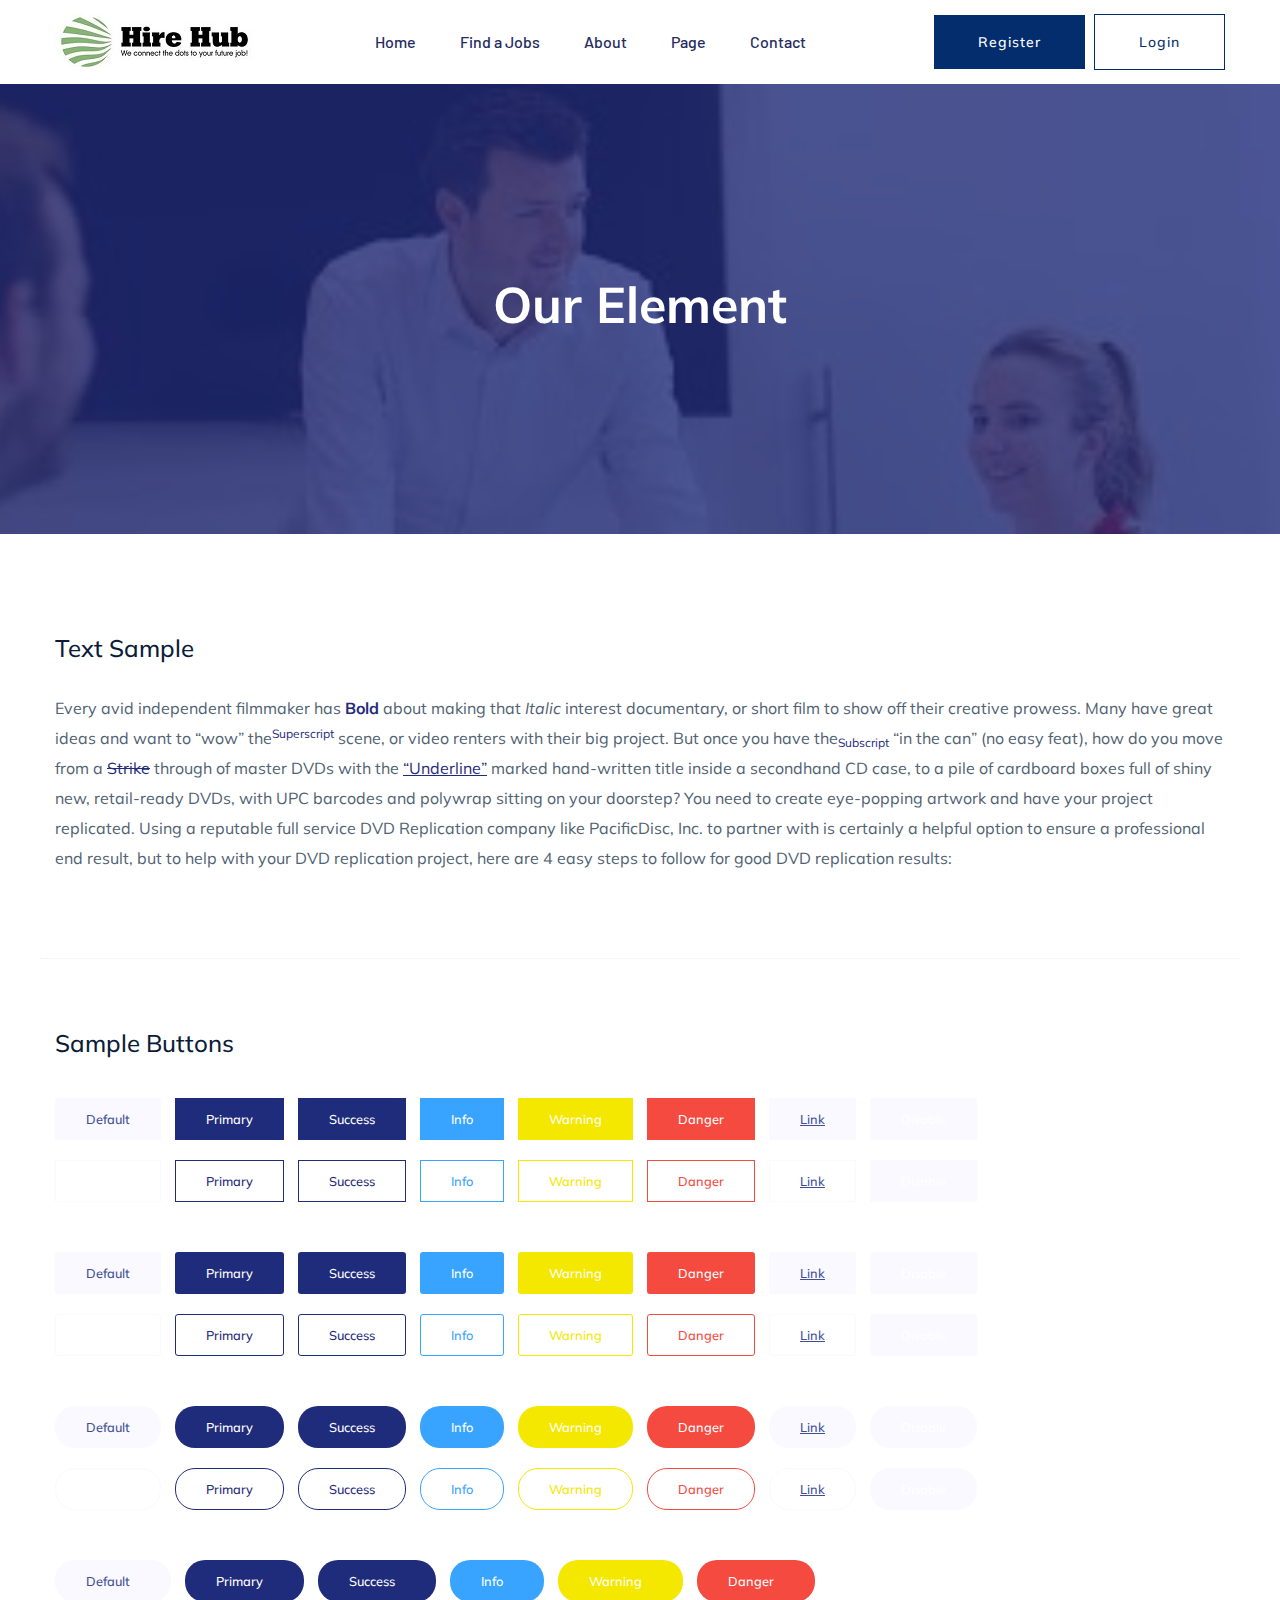
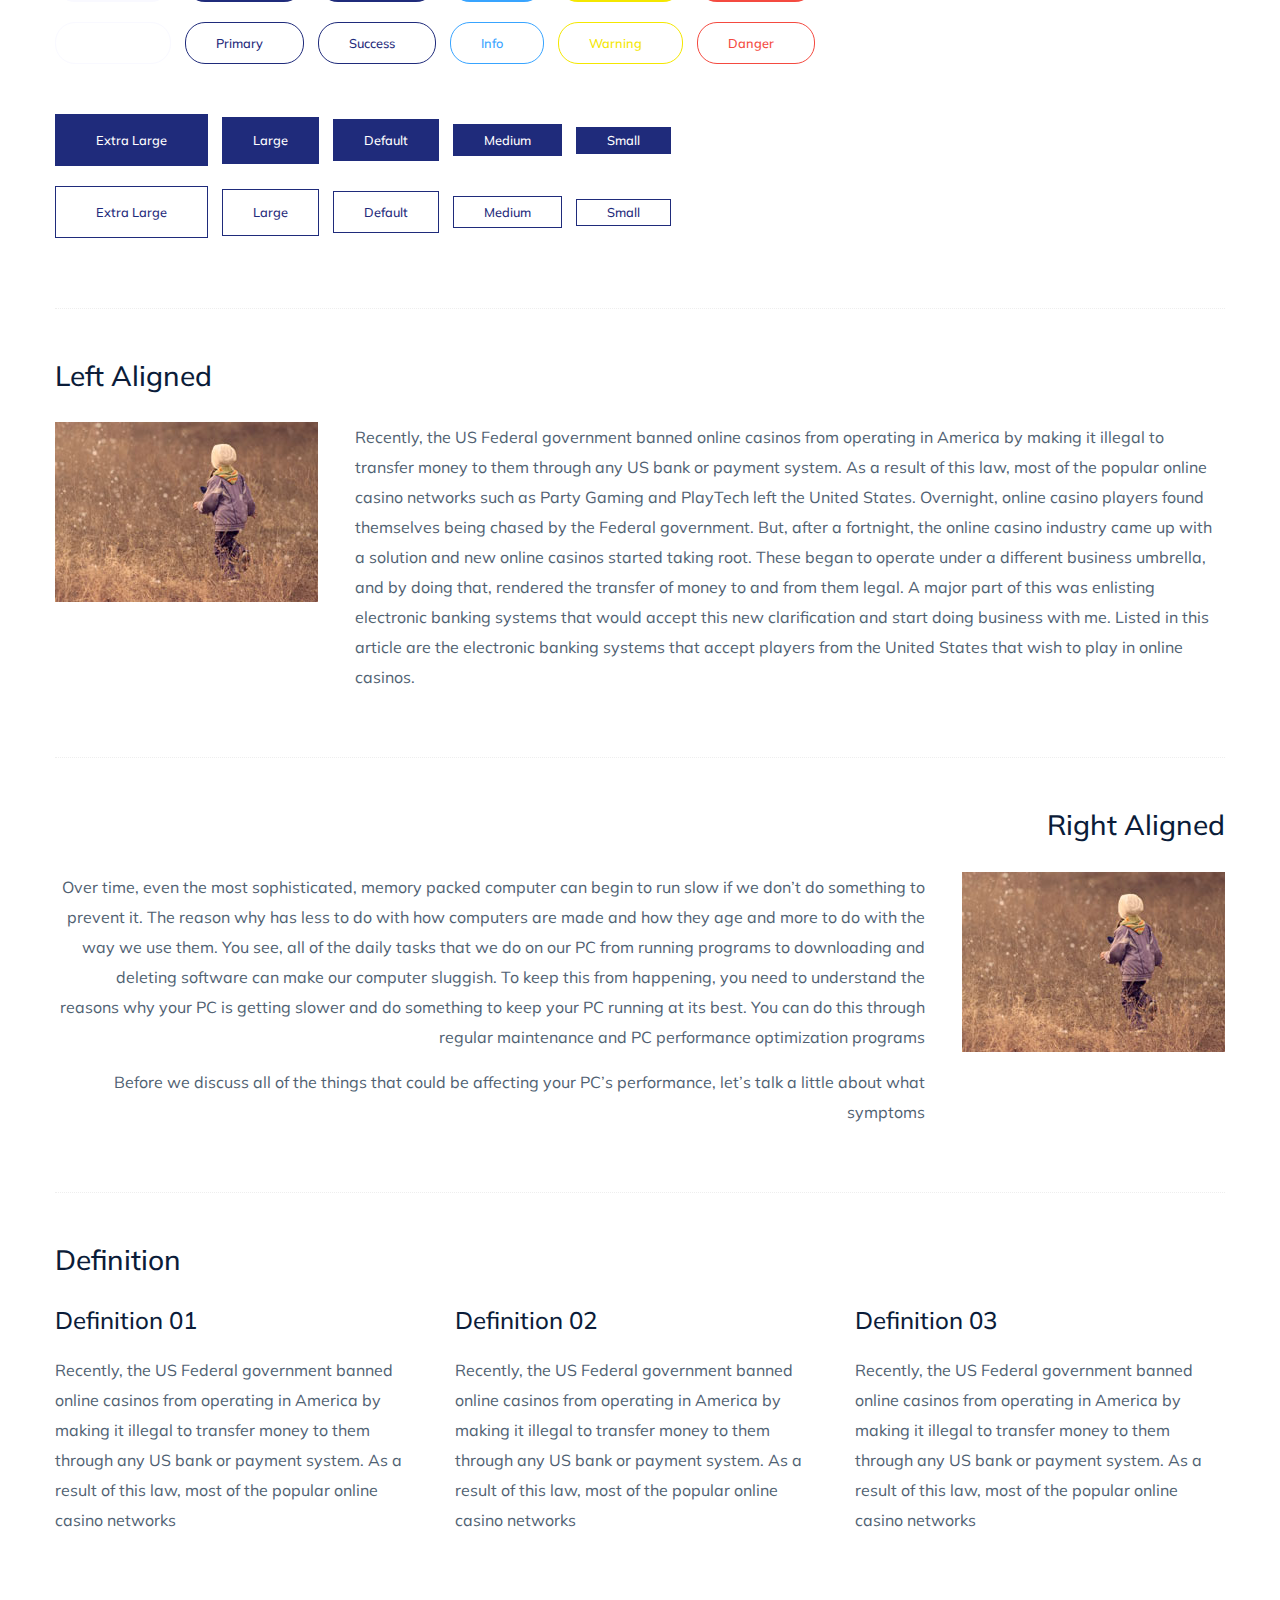
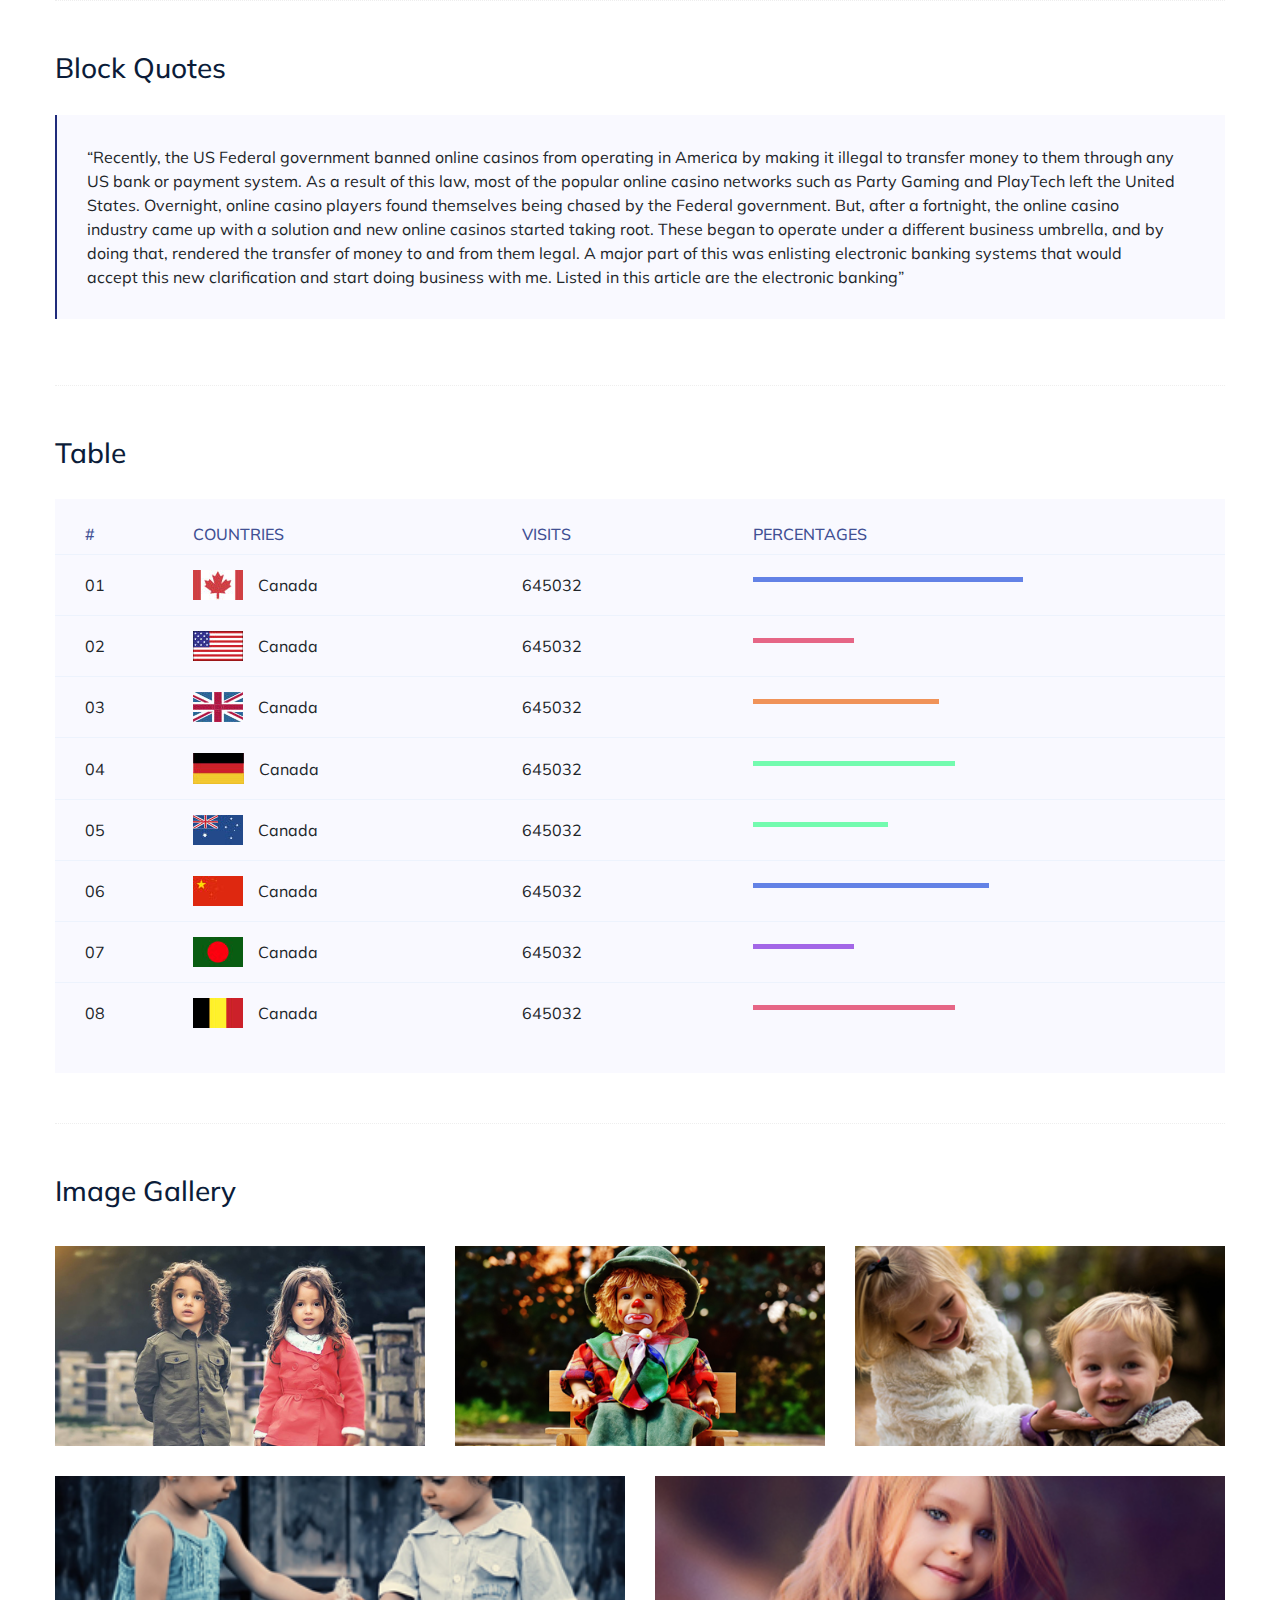
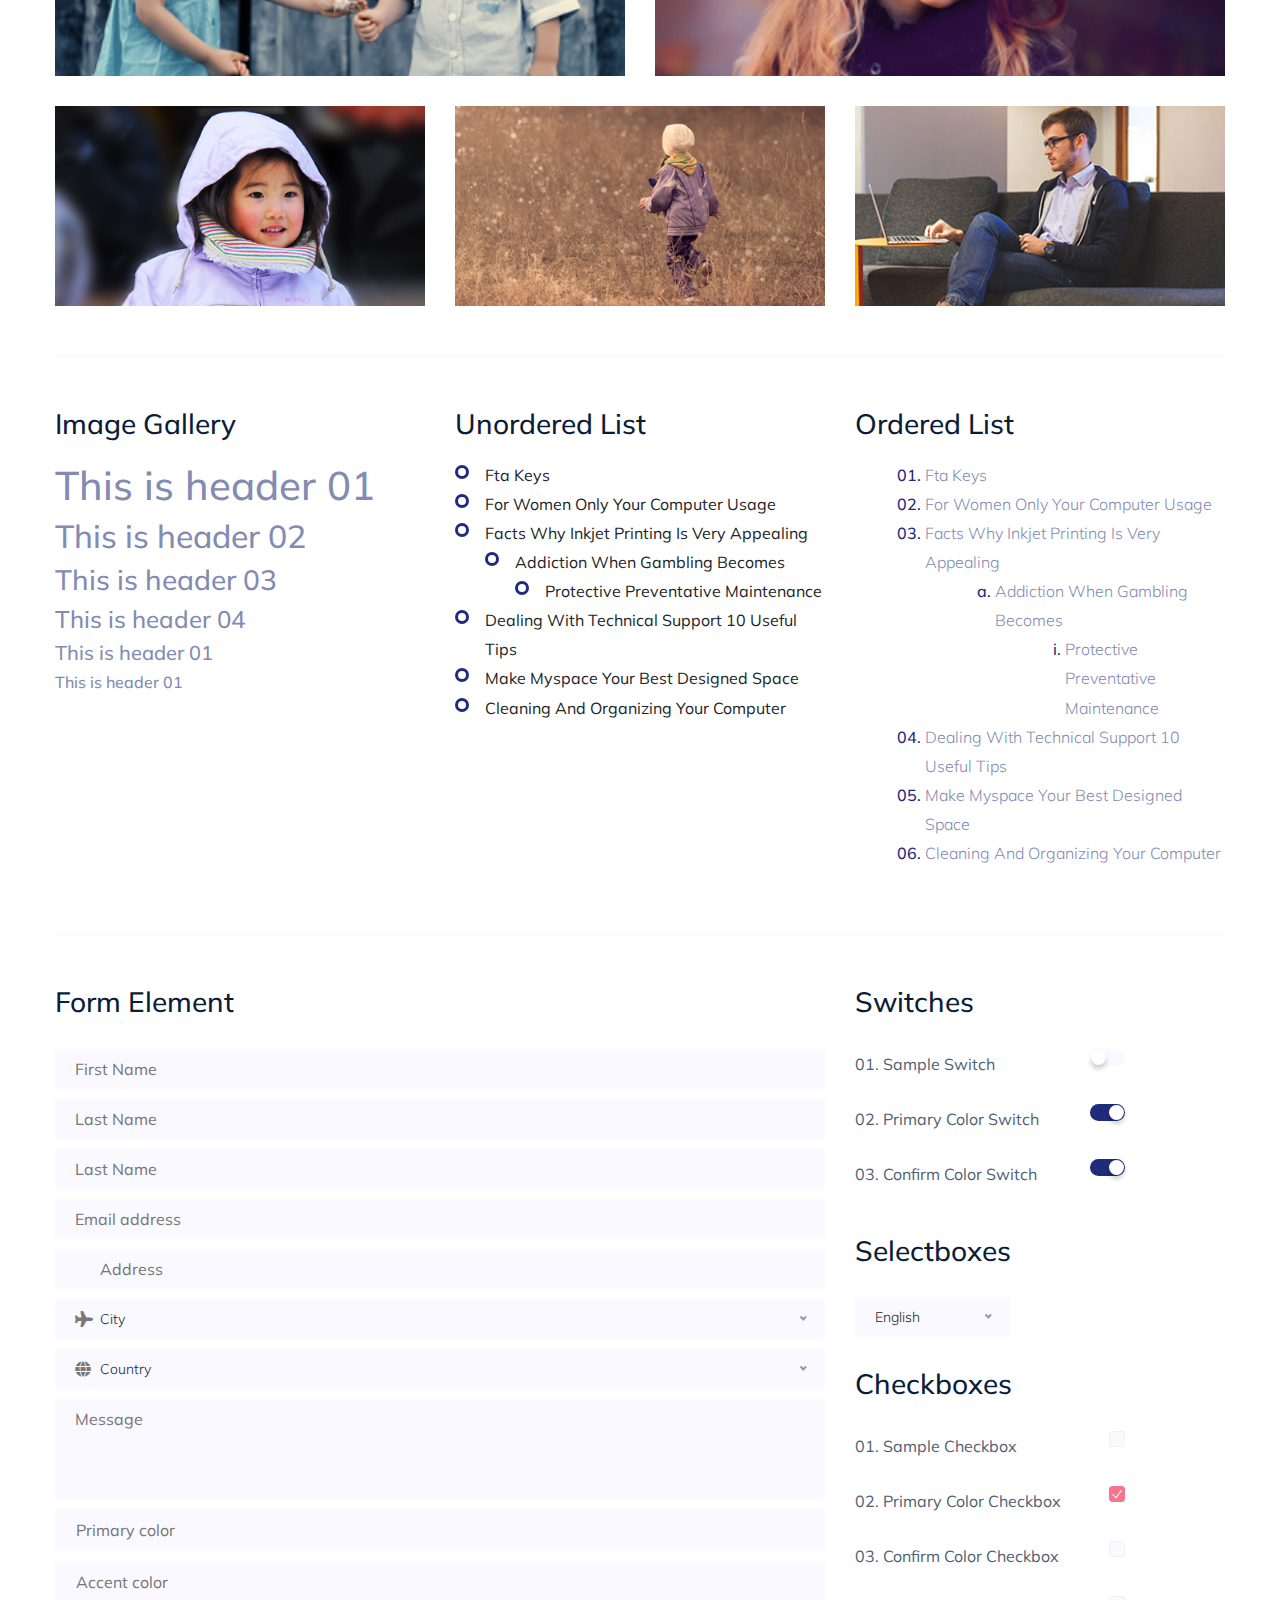
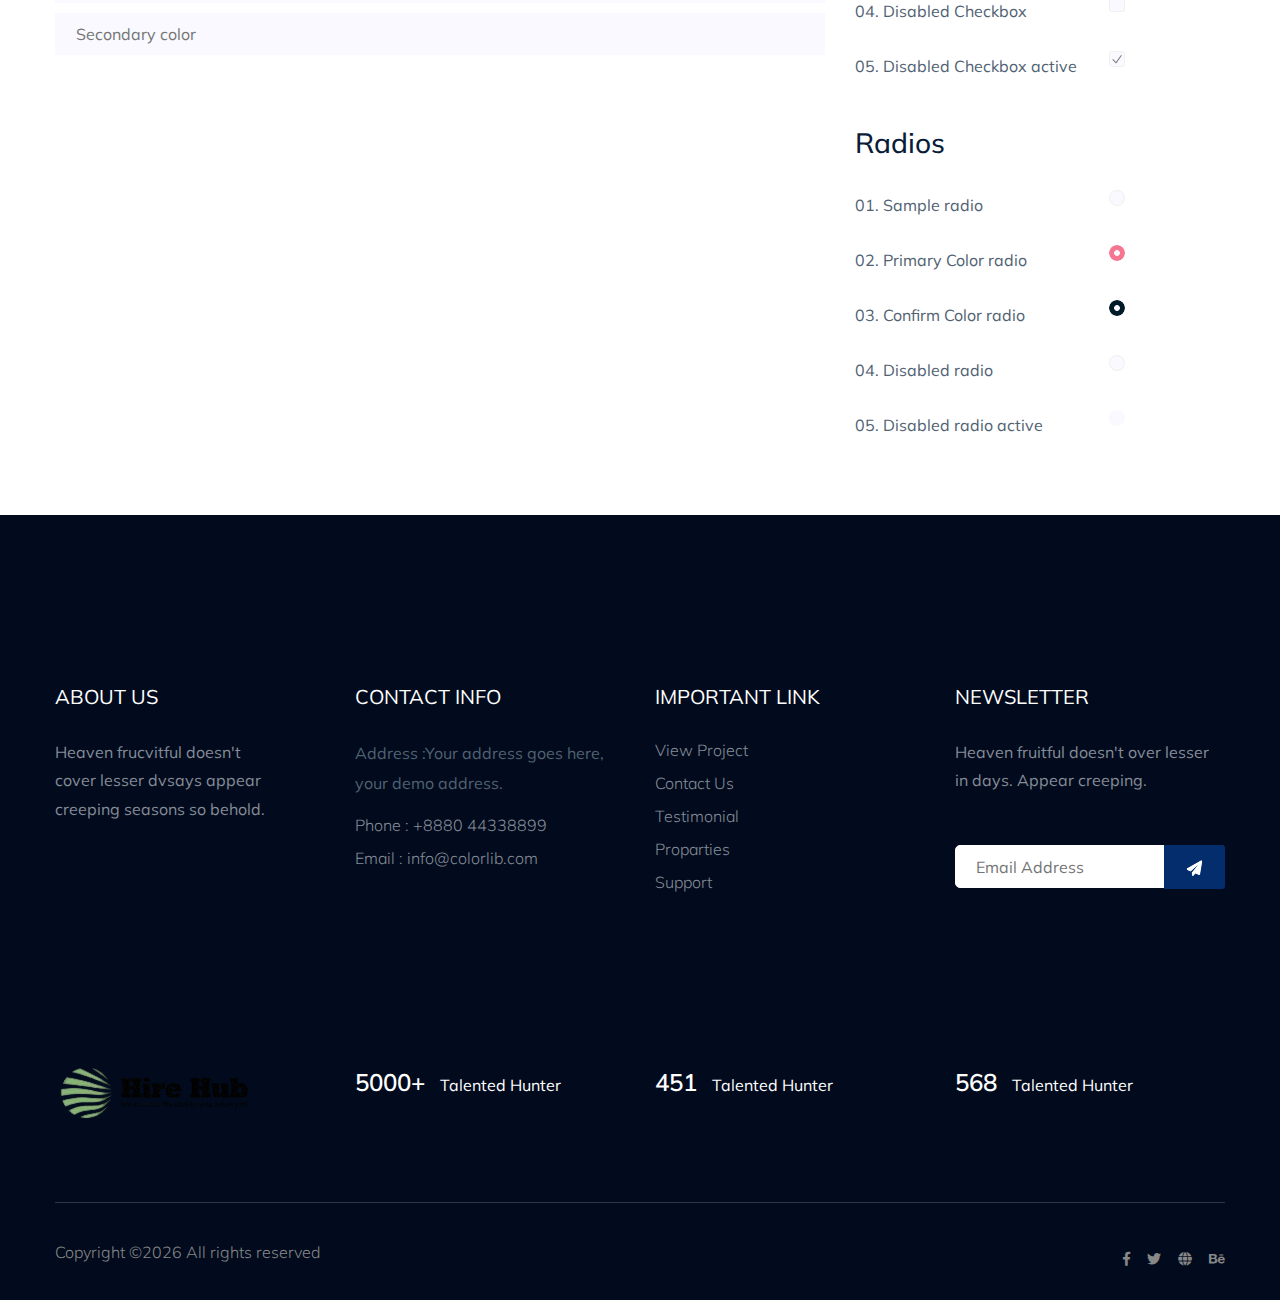
<file: elements.html>
<!doctype html>
<html class="no-js" lang="zxx">

<head>
	<meta charset="utf-8">
	<meta http-equiv="x-ua-compatible" content="ie=edge">
	<title>element</title>
	<meta name="description" content="">
	<meta name="viewport" content="width=device-width, initial-scale=1">
	
	
	<!-- CSS here -->
		<link rel="stylesheet" href="assets/css/bootstrap.min.css">
		<link rel="stylesheet" href="assets/css/owl.carousel.min.css">
		<link rel="stylesheet" href="assets/css/slicknav.css">
		<link rel="stylesheet" href="assets/css/price_rangs.css">
		<link rel="stylesheet" href="assets/css/animate.min.css">
		<link rel="stylesheet" href="assets/css/magnific-popup.css">
		<link rel="stylesheet" href="assets/css/fontawesome-all.min.css">
		<link rel="stylesheet" href="assets/css/themify-icons.css">
		<link rel="stylesheet" href="assets/css/slick.css">
		<link rel="stylesheet" href="assets/css/nice-select.css">
		<link rel="stylesheet" href="assets/css/style.css">
		<link rel="stylesheet" href="assets/css/responsive.css">
</head>

<body>
	
    <!-- Preloader Start -->
    <div id="preloader-active">
        <div class="preloader d-flex align-items-center justify-content-center">
            <div class="preloader-inner position-relative">
                <div class="preloader-circle"></div>
                <div class="preloader-img pere-text">
                    <img src="assets/img/logo/logo.png" alt="">
                </div>
            </div>
        </div>
    </div>
    <!-- Preloader Start -->
    <header>
        <!-- Header Start -->
       <div class="header-area header-transparrent">
           <div class="headder-top header-sticky">
                <div class="container">
                    <div class="row align-items-center">
                        <div class="col-lg-3 col-md-2">
                            <!-- Logo -->
                            <div class="logo">
                                <a href="index.html"><img src="assets/img/logo/logo.png" alt=""></a>
                            </div>  
                        </div>
                        <div class="col-lg-9 col-md-9">
                            <div class="menu-wrapper">
                                <!-- Main-menu -->
                                <div class="main-menu">
                                    <nav class="d-none d-lg-block">
                                        <ul id="navigation">
                                            <li><a href="index.html">Home</a></li>
                                            <li><a href="job_listing.html">Find a Jobs </a></li>
                                            <li><a href="about.html">About</a></li>
                                            <li><a href="#">Page</a>
                                                <ul class="submenu">
                                                    <li><a href="blog.html">Blog</a></li>
                                                    <li><a href="single-blog.html">Blog Details</a></li>
                                                    <li><a href="elements.html">Elements</a></li>
                                                    <li><a href="job_details.html">job Details</a></li>
                                                </ul>
                                            </li>
                                            <li><a href="contact.html">Contact</a></li>
                                        </ul>
                                    </nav>
                                </div>          
                                <!-- Header-btn -->
                                <div class="header-btn d-none f-right d-lg-block">
                                    <a href="#" class="btn head-btn1">Register</a>
                                    <a href="#" class="btn head-btn2">Login</a>
                                </div>
                            </div>
                        </div>
                        <!-- Mobile Menu -->
                        <div class="col-12">
                            <div class="mobile_menu d-block d-lg-none"></div>
                        </div>
                    </div>
                </div>
           </div>
       </div>
        <!-- Header End -->
    </header>
	<!-- Hero Area Start-->
	<div class="slider-area ">
		<div class="single-slider section-overly slider-height2 d-flex align-items-center" data-background="assets/img/hero/about.jpg">
			<div class="container">
				<div class="row">
					<div class="col-xl-12">
						<div class="hero-cap text-center">
							<h2>Our Element</h2>
						</div>
					</div>
				</div>
			</div>
		</div>
	</div>
	<!-- Hero Area End -->
	<!-- Start Sample Area -->
	<section class="sample-text-area">
		<div class="container box_1170">
			<h3 class="text-heading">Text Sample</h3>
			<p class="sample-text">
				Every avid independent filmmaker has <b>Bold</b> about making that <i>Italic</i> interest documentary,
				or short
				film to show off their creative prowess. Many have great ideas and want to “wow”
				the<sup>Superscript</sup> scene,
				or video renters with their big project. But once you have the<sub>Subscript</sub> “in the can” (no easy
				feat), how
				do you move from a <del>Strike</del> through of master DVDs with the <u>“Underline”</u> marked
				hand-written title
				inside a secondhand CD case, to a pile of cardboard boxes full of shiny new, retail-ready DVDs, with UPC
				barcodes
				and polywrap sitting on your doorstep? You need to create eye-popping artwork and have your project
				replicated.
				Using a reputable full service DVD Replication company like PacificDisc, Inc. to partner with is
				certainly a
				helpful option to ensure a professional end result, but to help with your DVD replication project, here
				are 4 easy
				steps to follow for good DVD replication results:

			</p>
		</div>
	</section>
	<!-- End Sample Area -->
	<!-- Start Button -->
	<section class="button-area">
		<div class="container box_1170 border-top-generic">
			<h3 class="text-heading">Sample Buttons</h3>
			<div class="button-group-area">
				<a href="#" class="genric-btn default">Default</a>
				<a href="#" class="genric-btn primary">Primary</a>
				<a href="#" class="genric-btn success">Success</a>
				<a href="#" class="genric-btn info">Info</a>
				<a href="#" class="genric-btn warning">Warning</a>
				<a href="#" class="genric-btn danger">Danger</a>
				<a href="#" class="genric-btn link">Link</a>
				<a href="#" class="genric-btn disable">Disable</a>
			</div>
			<div class="button-group-area mt-10">
				<a href="#" class="genric-btn default-border">Default</a>
				<a href="#" class="genric-btn primary-border">Primary</a>
				<a href="#" class="genric-btn success-border">Success</a>
				<a href="#" class="genric-btn info-border">Info</a>
				<a href="#" class="genric-btn warning-border">Warning</a>
				<a href="#" class="genric-btn danger-border">Danger</a>
				<a href="#" class="genric-btn link-border">Link</a>
				<a href="#" class="genric-btn disable">Disable</a>
			</div>
			<div class="button-group-area mt-40">
				<a href="#" class="genric-btn default radius">Default</a>
				<a href="#" class="genric-btn primary radius">Primary</a>
				<a href="#" class="genric-btn success radius">Success</a>
				<a href="#" class="genric-btn info radius">Info</a>
				<a href="#" class="genric-btn warning radius">Warning</a>
				<a href="#" class="genric-btn danger radius">Danger</a>
				<a href="#" class="genric-btn link radius">Link</a>
				<a href="#" class="genric-btn disable radius">Disable</a>
			</div>
			<div class="button-group-area mt-10">
				<a href="#" class="genric-btn default-border radius">Default</a>
				<a href="#" class="genric-btn primary-border radius">Primary</a>
				<a href="#" class="genric-btn success-border radius">Success</a>
				<a href="#" class="genric-btn info-border radius">Info</a>
				<a href="#" class="genric-btn warning-border radius">Warning</a>
				<a href="#" class="genric-btn danger-border radius">Danger</a>
				<a href="#" class="genric-btn link-border radius">Link</a>
				<a href="#" class="genric-btn disable radius">Disable</a>
			</div>
			<div class="button-group-area mt-40">
				<a href="#" class="genric-btn default circle">Default</a>
				<a href="#" class="genric-btn primary circle">Primary</a>
				<a href="#" class="genric-btn success circle">Success</a>
				<a href="#" class="genric-btn info circle">Info</a>
				<a href="#" class="genric-btn warning circle">Warning</a>
				<a href="#" class="genric-btn danger circle">Danger</a>
				<a href="#" class="genric-btn link circle">Link</a>
				<a href="#" class="genric-btn disable circle">Disable</a>
			</div>
			<div class="button-group-area mt-10">
				<a href="#" class="genric-btn default-border circle">Default</a>
				<a href="#" class="genric-btn primary-border circle">Primary</a>
				<a href="#" class="genric-btn success-border circle">Success</a>
				<a href="#" class="genric-btn info-border circle">Info</a>
				<a href="#" class="genric-btn warning-border circle">Warning</a>
				<a href="#" class="genric-btn danger-border circle">Danger</a>
				<a href="#" class="genric-btn link-border circle">Link</a>
				<a href="#" class="genric-btn disable circle">Disable</a>
			</div>
			<div class="button-group-area mt-40">
				<a href="#" class="genric-btn default circle arrow">Default<span class="lnr lnr-arrow-right"></span></a>
				<a href="#" class="genric-btn primary circle arrow">Primary<span class="lnr lnr-arrow-right"></span></a>
				<a href="#" class="genric-btn success circle arrow">Success<span class="lnr lnr-arrow-right"></span></a>
				<a href="#" class="genric-btn info circle arrow">Info<span class="lnr lnr-arrow-right"></span></a>
				<a href="#" class="genric-btn warning circle arrow">Warning<span class="lnr lnr-arrow-right"></span></a>
				<a href="#" class="genric-btn danger circle arrow">Danger<span class="lnr lnr-arrow-right"></span></a>
			</div>
			<div class="button-group-area mt-10">
				<a href="#" class="genric-btn default-border circle arrow">Default<span
						class="lnr lnr-arrow-right"></span></a>
				<a href="#" class="genric-btn primary-border circle arrow">Primary<span
						class="lnr lnr-arrow-right"></span></a>
				<a href="#" class="genric-btn success-border circle arrow">Success<span
						class="lnr lnr-arrow-right"></span></a>
				<a href="#" class="genric-btn info-border circle arrow">Info<span
						class="lnr lnr-arrow-right"></span></a>
				<a href="#" class="genric-btn warning-border circle arrow">Warning<span
						class="lnr lnr-arrow-right"></span></a>
				<a href="#" class="genric-btn danger-border circle arrow">Danger<span
						class="lnr lnr-arrow-right"></span></a>
			</div>
			<div class="button-group-area mt-40">
				<a href="#" class="genric-btn primary e-large">Extra Large</a>
				<a href="#" class="genric-btn success large">Large</a>
				<a href="#" class="genric-btn primary">Default</a>
				<a href="#" class="genric-btn success medium">Medium</a>
				<a href="#" class="genric-btn primary small">Small</a>
			</div>
			<div class="button-group-area mt-10">
				<a href="#" class="genric-btn primary-border e-large">Extra Large</a>
				<a href="#" class="genric-btn success-border large">Large</a>
				<a href="#" class="genric-btn primary-border">Default</a>
				<a href="#" class="genric-btn success-border medium">Medium</a>
				<a href="#" class="genric-btn primary-border small">Small</a>
			</div>
		</div>
	</section>
	<!-- End Button -->
	<!-- Start Align Area -->
	<div class="whole-wrap">
		<div class="container box_1170">
			<div class="section-top-border">
				<h3 class="mb-30">Left Aligned</h3>
				<div class="row">
					<div class="col-md-3">
						<img src="assets/img/elements/d.jpg" alt="" class="img-fluid">
					</div>
					<div class="col-md-9 mt-sm-20">
						<p>Recently, the US Federal government banned online casinos from operating in America by making
							it illegal to
							transfer money to them through any US bank or payment system. As a result of this law, most
							of the popular
							online casino networks such as Party Gaming and PlayTech left the United States. Overnight,
							online casino
							players found themselves being chased by the Federal government. But, after a fortnight, the
							online casino
							industry came up with a solution and new online casinos started taking root. These began to
							operate under a
							different business umbrella, and by doing that, rendered the transfer of money to and from
							them legal. A major
							part of this was enlisting electronic banking systems that would accept this new
							clarification and start doing
							business with me. Listed in this article are the electronic banking systems that accept
							players from the United
							States that wish to play in online casinos.</p>
					</div>
				</div>
			</div>
			<div class="section-top-border text-right">
				<h3 class="mb-30">Right Aligned</h3>
				<div class="row">
					<div class="col-md-9">
						<p class="text-right">Over time, even the most sophisticated, memory packed computer can begin
							to run slow if we
							don’t do something to prevent it. The reason why has less to do with how computers are made
							and how they age and
							more to do with the way we use them. You see, all of the daily tasks that we do on our PC
							from running programs
							to downloading and deleting software can make our computer sluggish. To keep this from
							happening, you need to
							understand the reasons why your PC is getting slower and do something to keep your PC
							running at its best. You
							can do this through regular maintenance and PC performance optimization programs</p>
						<p class="text-right">Before we discuss all of the things that could be affecting your PC’s
							performance, let’s
							talk a little about what symptoms</p>
					</div>
					<div class="col-md-3">
						<img src="assets/img/elements/d.jpg" alt="" class="img-fluid">
					</div>
				</div>
			</div>
			<div class="section-top-border">
				<h3 class="mb-30">Definition</h3>
				<div class="row">
					<div class="col-md-4">
						<div class="single-defination">
							<h4 class="mb-20">Definition 01</h4>
							<p>Recently, the US Federal government banned online casinos from operating in America by
								making it illegal to
								transfer money to them through any US bank or payment system. As a result of this law,
								most of the popular
								online casino networks</p>
						</div>
					</div>
					<div class="col-md-4">
						<div class="single-defination">
							<h4 class="mb-20">Definition 02</h4>
							<p>Recently, the US Federal government banned online casinos from operating in America by
								making it illegal to
								transfer money to them through any US bank or payment system. As a result of this law,
								most of the popular
								online casino networks</p>
						</div>
					</div>
					<div class="col-md-4">
						<div class="single-defination">
							<h4 class="mb-20">Definition 03</h4>
							<p>Recently, the US Federal government banned online casinos from operating in America by
								making it illegal to
								transfer money to them through any US bank or payment system. As a result of this law,
								most of the popular
								online casino networks</p>
						</div>
					</div>
				</div>
			</div>
			<div class="section-top-border">
				<h3 class="mb-30">Block Quotes</h3>
				<div class="row">
					<div class="col-lg-12">
						<blockquote class="generic-blockquote">
							“Recently, the US Federal government banned online casinos from operating in America by
							making it illegal to
							transfer money to them through any US bank or payment system. As a result of this law, most
							of the popular
							online casino networks such as Party Gaming and PlayTech left the United States. Overnight,
							online casino
							players found themselves being chased by the Federal government. But, after a fortnight, the
							online casino
							industry came up with a solution and new online casinos started taking root. These began to
							operate under a
							different business umbrella, and by doing that, rendered the transfer of money to and from
							them legal. A major
							part of this was enlisting electronic banking systems that would accept this new
							clarification and start doing
							business with me. Listed in this article are the electronic banking”
						</blockquote>
					</div>
				</div>
			</div>
			<div class="section-top-border">
				<h3 class="mb-30">Table</h3>
				<div class="progress-table-wrap">
					<div class="progress-table">
						<div class="table-head">
							<div class="serial">#</div>
							<div class="country">Countries</div>
							<div class="visit">Visits</div>
							<div class="percentage">Percentages</div>
						</div>
						<div class="table-row">
							<div class="serial">01</div>
							<div class="country"> <img src="assets/img/elements/f1.jpg" alt="flag">Canada</div>
							<div class="visit">645032</div>
							<div class="percentage">
								<div class="progress">
									<div class="progress-bar color-1" role="progressbar" style="width: 80%"
										aria-valuenow="80" aria-valuemin="0" aria-valuemax="100"></div>
								</div>
							</div>
						</div>
						<div class="table-row">
							<div class="serial">02</div>
							<div class="country"> <img src="assets/img/elements/f2.jpg" alt="flag">Canada</div>
							<div class="visit">645032</div>
							<div class="percentage">
								<div class="progress">
									<div class="progress-bar color-2" role="progressbar" style="width: 30%"
										aria-valuenow="30" aria-valuemin="0" aria-valuemax="100"></div>
								</div>
							</div>
						</div>
						<div class="table-row">
							<div class="serial">03</div>
							<div class="country"> <img src="assets/img/elements/f3.jpg" alt="flag">Canada</div>
							<div class="visit">645032</div>
							<div class="percentage">
								<div class="progress">
									<div class="progress-bar color-3" role="progressbar" style="width: 55%"
										aria-valuenow="55" aria-valuemin="0" aria-valuemax="100"></div>
								</div>
							</div>
						</div>
						<div class="table-row">
							<div class="serial">04</div>
							<div class="country"> <img src="assets/img/elements/f4.jpg" alt="flag">Canada</div>
							<div class="visit">645032</div>
							<div class="percentage">
								<div class="progress">
									<div class="progress-bar color-4" role="progressbar" style="width: 60%"
										aria-valuenow="60" aria-valuemin="0" aria-valuemax="100"></div>
								</div>
							</div>
						</div>
						<div class="table-row">
							<div class="serial">05</div>
							<div class="country"> <img src="assets/img/elements/f5.jpg" alt="flag">Canada</div>
							<div class="visit">645032</div>
							<div class="percentage">
								<div class="progress">
									<div class="progress-bar color-5" role="progressbar" style="width: 40%"
										aria-valuenow="40" aria-valuemin="0" aria-valuemax="100"></div>
								</div>
							</div>
						</div>
						<div class="table-row">
							<div class="serial">06</div>
							<div class="country"> <img src="assets/img/elements/f6.jpg" alt="flag">Canada</div>
							<div class="visit">645032</div>
							<div class="percentage">
								<div class="progress">
									<div class="progress-bar color-6" role="progressbar" style="width: 70%"
										aria-valuenow="70" aria-valuemin="0" aria-valuemax="100"></div>
								</div>
							</div>
						</div>
						<div class="table-row">
							<div class="serial">07</div>
							<div class="country"> <img src="assets/img/elements/f7.jpg" alt="flag">Canada</div>
							<div class="visit">645032</div>
							<div class="percentage">
								<div class="progress">
									<div class="progress-bar color-7" role="progressbar" style="width: 30%"
										aria-valuenow="30" aria-valuemin="0" aria-valuemax="100"></div>
								</div>
							</div>
						</div>
						<div class="table-row">
							<div class="serial">08</div>
							<div class="country"> <img src="assets/img/elements/f8.jpg" alt="flag">Canada</div>
							<div class="visit">645032</div>
							<div class="percentage">
								<div class="progress">
									<div class="progress-bar color-8" role="progressbar" style="width: 60%"
										aria-valuenow="60" aria-valuemin="0" aria-valuemax="100"></div>
								</div>
							</div>
						</div>
					</div>
				</div>
			</div>
			<div class="section-top-border">
				<h3>Image Gallery</h3>
				<div class="row gallery-item">
					<div class="col-md-4">
						<a href="assets/img/elements/g1.jpg" class="img-pop-up">
							<div class="single-gallery-image" style="background: url(assets/img/elements/g1.jpg);"></div>
						</a>
					</div>
					<div class="col-md-4">
						<a href="assets/img/elements/g2.jpg" class="img-pop-up">
							<div class="single-gallery-image" style="background: url(assets/img/elements/g2.jpg);"></div>
						</a>
					</div>
					<div class="col-md-4">
						<a href="assets/img/elements/g3.jpg" class="img-pop-up">
							<div class="single-gallery-image" style="background: url(assets/img/elements/g3.jpg);"></div>
						</a>
					</div>
					<div class="col-md-6">
						<a href="assets/img/elements/g4.jpg" class="img-pop-up">
							<div class="single-gallery-image" style="background: url(assets/img/elements/g4.jpg);"></div>
						</a>
					</div>
					<div class="col-md-6">
						<a href="assets/img/elements/g5.jpg" class="img-pop-up">
							<div class="single-gallery-image" style="background: url(assets/img/elements/g5.jpg);"></div>
						</a>
					</div>
					<div class="col-md-4">
						<a href="assets/img/elements/g6.jpg" class="img-pop-up">
							<div class="single-gallery-image" style="background: url(assets/img/elements/g6.jpg);"></div>
						</a>
					</div>
					<div class="col-md-4">
						<a href="assets/img/elements/g7.jpg" class="img-pop-up">
							<div class="single-gallery-image" style="background: url(assets/img/elements/g7.jpg);"></div>
						</a>
					</div>
					<div class="col-md-4">
						<a href="assets/img/elements/g8.jpg" class="img-pop-up">
							<div class="single-gallery-image" style="background: url(assets/img/elements/g8.jpg);"></div>
						</a>
					</div>
				</div>
			</div>
			<div class="section-top-border">
				<div class="row">
					<div class="col-md-4">
						<h3 class="mb-20">Image Gallery</h3>
						<div class="typography">
							<h1>This is header 01</h1>
							<h2>This is header 02</h2>
							<h3>This is header 03</h3>
							<h4>This is header 04</h4>
							<h5>This is header 01</h5>
							<h6>This is header 01</h6>
						</div>
					</div>
					<div class="col-md-4 mt-sm-30">
						<h3 class="mb-20">Unordered List</h3>
						<div class="">
							<ul class="unordered-list">
								<li>Fta Keys</li>
								<li>For Women Only Your Computer Usage</li>
								<li>Facts Why Inkjet Printing Is Very Appealing
									<ul>
										<li>Addiction When Gambling Becomes
											<ul>
												<li>Protective Preventative Maintenance</li>
											</ul>
										</li>
									</ul>
								</li>
								<li>Dealing With Technical Support 10 Useful Tips</li>
								<li>Make Myspace Your Best Designed Space</li>
								<li>Cleaning And Organizing Your Computer</li>
							</ul>
						</div>
					</div>
					<div class="col-md-4 mt-sm-30">
						<h3 class="mb-20">Ordered List</h3>
						<div class="">
							<ol class="ordered-list">
								<li><span>Fta Keys</span></li>
								<li><span>For Women Only Your Computer Usage</span></li>
								<li><span>Facts Why Inkjet Printing Is Very Appealing</span>
									<ol class="ordered-list-alpha">
										<li><span>Addiction When Gambling Becomes</span>
											<ol class="ordered-list-roman">
												<li><span>Protective Preventative Maintenance</span></li>
											</ol>
										</li>
									</ol>
								</li>
								<li><span>Dealing With Technical Support 10 Useful Tips</span></li>
								<li><span>Make Myspace Your Best Designed Space</span></li>
								<li><span>Cleaning And Organizing Your Computer</span></li>
							</ol>
						</div>
					</div>
				</div>
			</div>
			<div class="section-top-border">
				<div class="row">
					<div class="col-lg-8 col-md-8">
						<h3 class="mb-30">Form Element</h3>
						<form action="#">
							<div class="mt-10">
								<input type="text" name="first_name" placeholder="First Name"
									onfocus="this.placeholder = ''" onblur="this.placeholder = 'First Name'" required
									class="single-input">
							</div>
							<div class="mt-10">
								<input type="text" name="last_name" placeholder="Last Name"
									onfocus="this.placeholder = ''" onblur="this.placeholder = 'Last Name'" required
									class="single-input">
							</div>
							<div class="mt-10">
								<input type="text" name="last_name" placeholder="Last Name"
									onfocus="this.placeholder = ''" onblur="this.placeholder = 'Last Name'" required
									class="single-input">
							</div>
							<div class="mt-10">
								<input type="email" name="EMAIL" placeholder="Email address"
									onfocus="this.placeholder = ''" onblur="this.placeholder = 'Email address'" required
									class="single-input">
							</div>
							<div class="input-group-icon mt-10">
								<div class="icon"><i class="fa fa-thumb-tack" aria-hidden="true"></i></div>
								<input type="text" name="address" placeholder="Address" onfocus="this.placeholder = ''"
									onblur="this.placeholder = 'Address'" required class="single-input">
							</div>
							<div class="input-group-icon mt-10">
								<div class="icon"><i class="fa fa-plane" aria-hidden="true"></i></div>
								<div class="form-select" id="default-select"">
											<select>
												<option value=" 1">City</option>
									<option value="1">Dhaka</option>
									<option value="1">Dilli</option>
									<option value="1">Newyork</option>
									<option value="1">Islamabad</option>
									</select>
								</div>
							</div>
							<div class="input-group-icon mt-10">
								<div class="icon"><i class="fa fa-globe" aria-hidden="true"></i></div>
								<div class="form-select" id="default-select"">
											<select>
												<option value=" 1">Country</option>
									<option value="1">Bangladesh</option>
									<option value="1">India</option>
									<option value="1">England</option>
									<option value="1">Srilanka</option>
									</select>
								</div>
							</div>

							<div class="mt-10">
								<textarea class="single-textarea" placeholder="Message" onfocus="this.placeholder = ''"
									onblur="this.placeholder = 'Message'" required></textarea>
							</div>
							<!-- For Gradient Border Use -->
							<!-- <div class="mt-10">
										<div class="primary-input">
											<input id="primary-input" type="text" name="first_name" placeholder="Primary color" onfocus="this.placeholder = ''" onblur="this.placeholder = 'Primary color'">
											<label for="primary-input"></label>
										</div>
									</div> -->
							<div class="mt-10">
								<input type="text" name="first_name" placeholder="Primary color"
									onfocus="this.placeholder = ''" onblur="this.placeholder = 'Primary color'" required
									class="single-input-primary">
							</div>
							<div class="mt-10">
								<input type="text" name="first_name" placeholder="Accent color"
									onfocus="this.placeholder = ''" onblur="this.placeholder = 'Accent color'" required
									class="single-input-accent">
							</div>
							<div class="mt-10">
								<input type="text" name="first_name" placeholder="Secondary color"
									onfocus="this.placeholder = ''" onblur="this.placeholder = 'Secondary color'"
									required class="single-input-secondary">
							</div>
						</form>
					</div>
					<div class="col-lg-3 col-md-4 mt-sm-30">
						<div class="single-element-widget">
							<h3 class="mb-30">Switches</h3>
							<div class="switch-wrap d-flex justify-content-between">
								<p>01. Sample Switch</p>
								<div class="primary-switch">
									<input type="checkbox" id="default-switch">
									<label for="default-switch"></label>
								</div>
							</div>
							<div class="switch-wrap d-flex justify-content-between">
								<p>02. Primary Color Switch</p>
								<div class="primary-switch">
									<input type="checkbox" id="primary-switch" checked>
									<label for="primary-switch"></label>
								</div>
							</div>
							<div class="switch-wrap d-flex justify-content-between">
								<p>03. Confirm Color Switch</p>
								<div class="confirm-switch">
									<input type="checkbox" id="confirm-switch" checked>
									<label for="confirm-switch"></label>
								</div>
							</div>
						</div>
						<div class="single-element-widget mt-30">
							<h3 class="mb-30">Selectboxes</h3>
							<div class="default-select" id="default-select"">
										<select>
											<option value=" 1">English</option>
								<option value="1">Spanish</option>
								<option value="1">Arabic</option>
								<option value="1">Portuguise</option>
								<option value="1">Bengali</option>
								</select>
							</div>
						</div>
						<div class="single-element-widget mt-30">
							<h3 class="mb-30">Checkboxes</h3>
							<div class="switch-wrap d-flex justify-content-between">
								<p>01. Sample Checkbox</p>
								<div class="primary-checkbox">
									<input type="checkbox" id="default-checkbox">
									<label for="default-checkbox"></label>
								</div>
							</div>
							<div class="switch-wrap d-flex justify-content-between">
								<p>02. Primary Color Checkbox</p>
								<div class="primary-checkbox">
									<input type="checkbox" id="primary-checkbox" checked>
									<label for="primary-checkbox"></label>
								</div>
							</div>
							<div class="switch-wrap d-flex justify-content-between">
								<p>03. Confirm Color Checkbox</p>
								<div class="confirm-checkbox">
									<input type="checkbox" id="confirm-checkbox">
									<label for="confirm-checkbox"></label>
								</div>
							</div>
							<div class="switch-wrap d-flex justify-content-between">
								<p>04. Disabled Checkbox</p>
								<div class="disabled-checkbox">
									<input type="checkbox" id="disabled-checkbox" disabled>
									<label for="disabled-checkbox"></label>
								</div>
							</div>
							<div class="switch-wrap d-flex justify-content-between">
								<p>05. Disabled Checkbox active</p>
								<div class="disabled-checkbox">
									<input type="checkbox" id="disabled-checkbox-active" checked disabled>
									<label for="disabled-checkbox-active"></label>
								</div>
							</div>
						</div>
						<div class="single-element-widget mt-30">
							<h3 class="mb-30">Radios</h3>
							<div class="switch-wrap d-flex justify-content-between">
								<p>01. Sample radio</p>
								<div class="primary-radio">
									<input type="checkbox" id="default-radio">
									<label for="default-radio"></label>
								</div>
							</div>
							<div class="switch-wrap d-flex justify-content-between">
								<p>02. Primary Color radio</p>
								<div class="primary-radio">
									<input type="checkbox" id="primary-radio" checked>
									<label for="primary-radio"></label>
								</div>
							</div>
							<div class="switch-wrap d-flex justify-content-between">
								<p>03. Confirm Color radio</p>
								<div class="confirm-radio">
									<input type="checkbox" id="confirm-radio" checked>
									<label for="confirm-radio"></label>
								</div>
							</div>
							<div class="switch-wrap d-flex justify-content-between">
								<p>04. Disabled radio</p>
								<div class="disabled-radio">
									<input type="checkbox" id="disabled-radio" disabled>
									<label for="disabled-radio"></label>
								</div>
							</div>
							<div class="switch-wrap d-flex justify-content-between">
								<p>05. Disabled radio active</p>
								<div class="disabled-radio">
									<input type="checkbox" id="disabled-radio-active" checked disabled>
									<label for="disabled-radio-active"></label>
								</div>
							</div>
						</div>
					</div>
				</div>
			</div>
		</div>
	</div>
	<!-- End Align Area -->
	<footer>
		<!-- Footer Start-->
		<div class="footer-area footer-bg footer-padding">
			<div class="container">
				<div class="row d-flex justify-content-between">
					<div class="col-xl-3 col-lg-3 col-md-4 col-sm-6">
					   <div class="single-footer-caption mb-50">
						 <div class="single-footer-caption mb-30">
							 <div class="footer-tittle">
								 <h4>About Us</h4>
								 <div class="footer-pera">
									 <p>Heaven frucvitful doesn't cover lesser dvsays appear creeping seasons so behold.</p>
								</div>
							 </div>
						 </div>
  
					   </div>
					</div>
					<div class="col-xl-3 col-lg-3 col-md-4 col-sm-5">
						<div class="single-footer-caption mb-50">
							<div class="footer-tittle">
								<h4>Contact Info</h4>
								<ul>
									<li>
									<p>Address :Your address goes
										here, your demo address.</p>
									</li>
									<li><a href="#">Phone : +8880 44338899</a></li>
									<li><a href="#">Email : info@colorlib.com</a></li>
								</ul>
							</div>
  
						</div>
					</div>
					<div class="col-xl-3 col-lg-3 col-md-4 col-sm-5">
						<div class="single-footer-caption mb-50">
							<div class="footer-tittle">
								<h4>Important Link</h4>
								<ul>
									<li><a href="#"> View Project</a></li>
									<li><a href="#">Contact Us</a></li>
									<li><a href="#">Testimonial</a></li>
									<li><a href="#">Proparties</a></li>
									<li><a href="#">Support</a></li>
								</ul>
							</div>
						</div>
					</div>
					<div class="col-xl-3 col-lg-3 col-md-4 col-sm-5">
						<div class="single-footer-caption mb-50">
							<div class="footer-tittle">
								<h4>Newsletter</h4>
								<div class="footer-pera footer-pera2">
								 <p>Heaven fruitful doesn't over lesser in days. Appear creeping.</p>
							 </div>
							 <!-- Form -->
							 <div class="footer-form" >
								 <div id="mc_embed_signup">
									 <form target="_blank" action="https://spondonit.us12.list-manage.com/subscribe/post?u=1462626880ade1ac87bd9c93a&amp;id=92a4423d01"
									 method="get" class="subscribe_form relative mail_part">
										 <input type="email" name="email" id="newsletter-form-email" placeholder="Email Address"
										 class="placeholder hide-on-focus" onfocus="this.placeholder = ''"
										 onblur="this.placeholder = ' Email Address '">
										 <div class="form-icon">
											 <button type="submit" name="submit" id="newsletter-submit"
											 class="email_icon newsletter-submit button-contactForm"><img src="assets/img/icon/form.png" alt=""></button>
										 </div>
										 <div class="mt-10 info"></div>
									 </form>
								 </div>
							 </div>
							</div>
						</div>
					</div>
				</div>
			   <!--  -->
			   <div class="row footer-wejed justify-content-between">
					   <div class="col-xl-3 col-lg-3 col-md-4 col-sm-6">
						  <!-- logo -->
						  <div class="footer-logo mb-20">
							<a href="index.html"><img src="assets/img/logo/logo2_footer.png" alt=""></a>
						  </div>
					   </div>
					   <div class="col-xl-3 col-lg-3 col-md-4 col-sm-5">
						<div class="footer-tittle-bottom">
							<span>5000+</span>
							<p>Talented Hunter</p>
						</div>
					   </div>
					   <div class="col-xl-3 col-lg-3 col-md-4 col-sm-5">
							<div class="footer-tittle-bottom">
								<span>451</span>
								<p>Talented Hunter</p>
							</div>
					   </div>
					   <div class="col-xl-3 col-lg-3 col-md-4 col-sm-5">
							<!-- Footer Bottom Tittle -->
							<div class="footer-tittle-bottom">
								<span>568</span>
								<p>Talented Hunter</p>
							</div>
					   </div>
			   </div>
			</div>
		</div>
		<!-- footer-bottom area -->
		<div class="footer-bottom-area footer-bg">
			<div class="container">
				<div class="footer-border">
					 <div class="row d-flex justify-content-between align-items-center">
						 <div class="col-xl-10 col-lg-10 ">
							 <div class="footer-copy-right">
								 <p>
  Copyright &copy;<script>document.write(new Date().getFullYear());</script> All rights reserved </p>
							 </div>
						 </div>
						 <div class="col-xl-2 col-lg-2">
							 <div class="footer-social f-right">
								 <a href="#"><i class="fab fa-facebook-f"></i></a>
								 <a href="#"><i class="fab fa-twitter"></i></a>
								 <a href="#"><i class="fas fa-globe"></i></a>
								 <a href="#"><i class="fab fa-behance"></i></a>
							 </div>
						 </div>
					 </div>
				</div>
			</div>
		</div>
		<!-- Footer End-->
	</footer>
	
<!-- JS here -->
		<!-- All JS Custom Plugins Link Here here -->
        <script src="./assets/js/vendor/modernizr-3.5.0.min.js"></script>
		<!-- Jquery, Popper, Bootstrap -->
		<script src="./assets/js/vendor/jquery-1.12.4.min.js"></script>
        <script src="./assets/js/popper.min.js"></script>
        <script src="./assets/js/bootstrap.min.js"></script>
	    <!-- Jquery Mobile Menu -->
        <script src="./assets/js/jquery.slicknav.min.js"></script>

		<!-- Jquery Slick , Owl-Carousel Plugins -->
        <script src="./assets/js/owl.carousel.min.js"></script>
		<script src="./assets/js/slick.min.js"></script>
		<script src="./assets/js/price_rangs.js"></script>
		
		<!-- One Page, Animated-HeadLin -->
        <script src="./assets/js/wow.min.js"></script>
		<script src="./assets/js/animated.headline.js"></script>
		<script src="./assets/js/jquery.magnific-popup.js"></script>
		
		<!-- Scrollup, nice-select, sticky -->
        <script src="./assets/js/jquery.scrollUp.min.js"></script>
        <script src="./assets/js/jquery.nice-select.min.js"></script>
		<script src="./assets/js/jquery.sticky.js"></script>
        
        <!-- contact js -->
        <script src="./assets/js/contact.js"></script>
        <script src="./assets/js/jquery.form.js"></script>
        <script src="./assets/js/jquery.validate.min.js"></script>
        <script src="./assets/js/mail-script.js"></script>
        <script src="./assets/js/jquery.ajaxchimp.min.js"></script>
        
		<!-- Jquery Plugins, main Jquery -->	
        <script src="./assets/js/plugins.js"></script>
        <script src="./assets/js/main.js"></script>
        
</body>
</html>
</file>
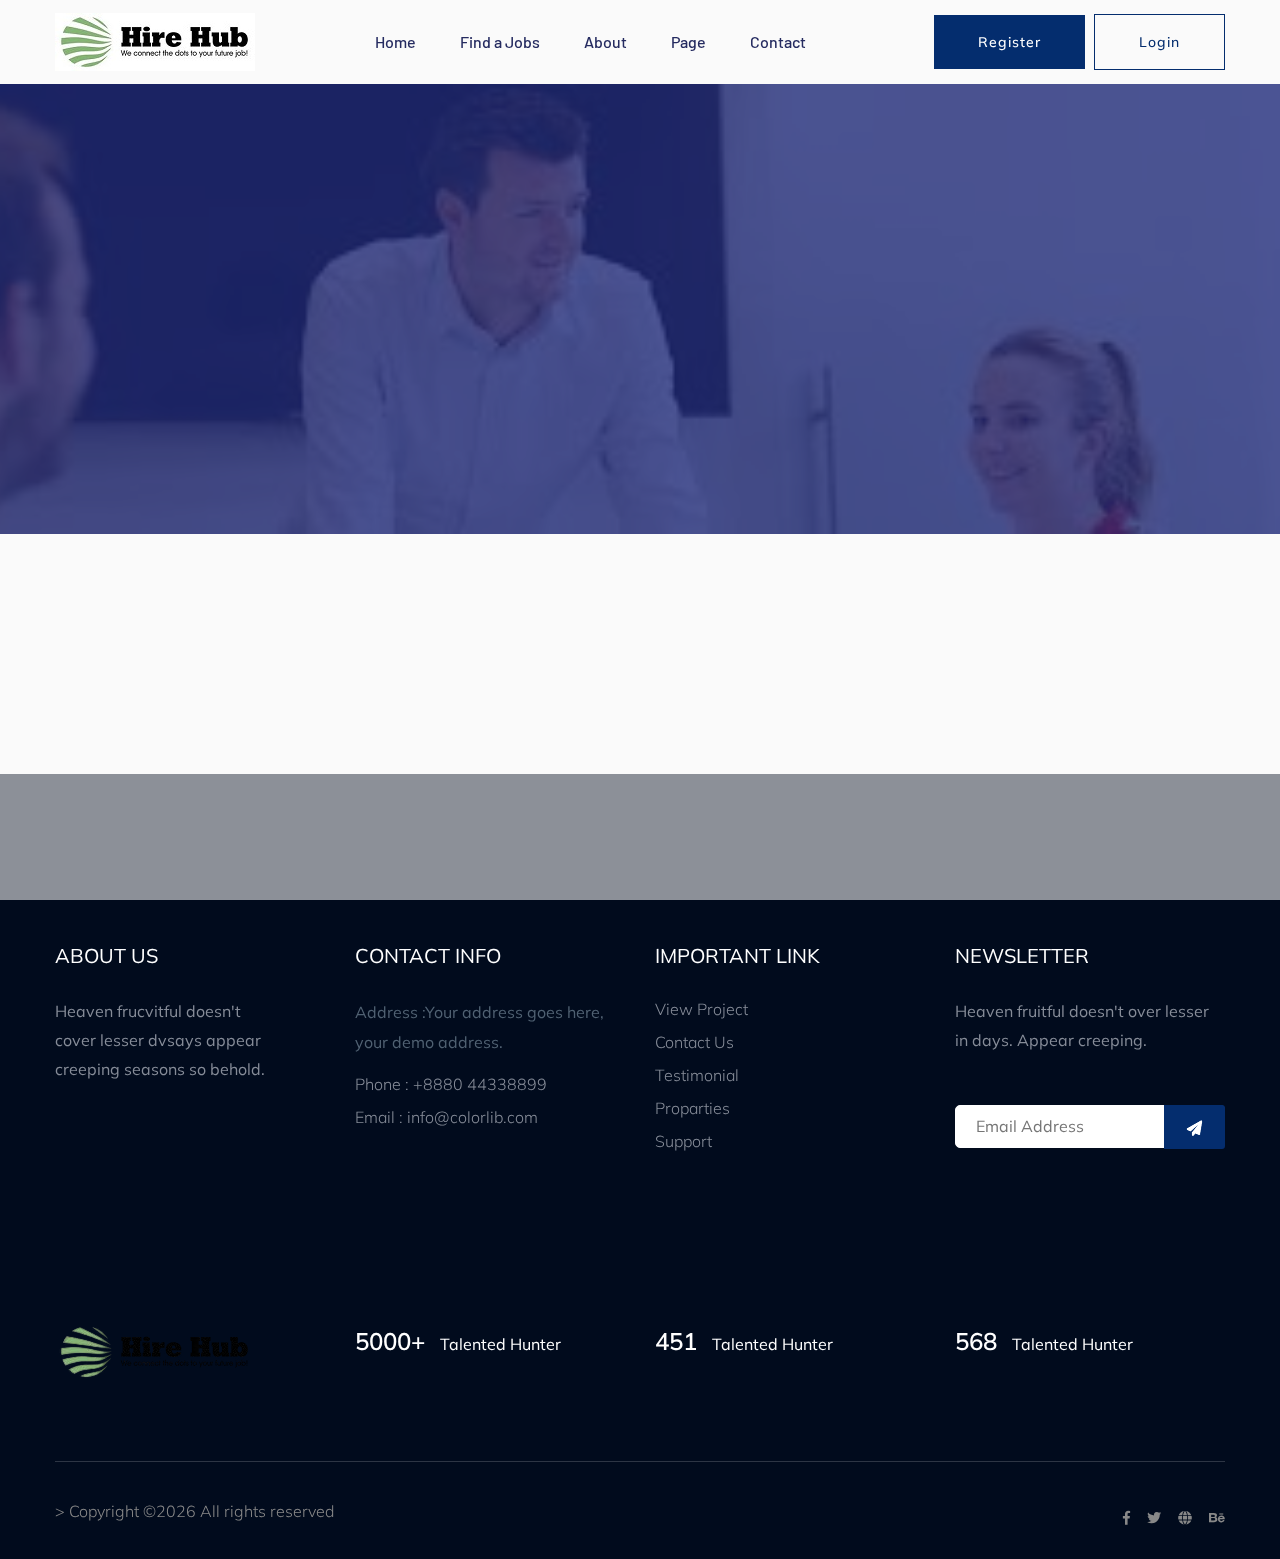
<file: job_details.html>
<!doctype html>
<html class="no-js" lang="zxx">
    <head>
        <meta charset="utf-8">
        <meta http-equiv="x-ua-compatible" content="ie=edge">
         <title>Job detail</title>
        <meta name="description" content="">
        <meta name="viewport" content="width=device-width, initial-scale=1">
        <link rel="manifest" href="site.webmanifest">
		

		<!-- CSS here -->
            <link rel="stylesheet" href="assets/css/bootstrap.min.css">
            <link rel="stylesheet" href="assets/css/owl.carousel.min.css">
            <link rel="stylesheet" href="assets/css/flaticon.css">
            <link rel="stylesheet" href="assets/css/slicknav.css">
            <link rel="stylesheet" href="assets/css/price_rangs.css">
            <link rel="stylesheet" href="assets/css/animate.min.css">
            <link rel="stylesheet" href="assets/css/magnific-popup.css">
            <link rel="stylesheet" href="assets/css/fontawesome-all.min.css">
            <link rel="stylesheet" href="assets/css/themify-icons.css">
            <link rel="stylesheet" href="assets/css/slick.css">
            <link rel="stylesheet" href="assets/css/nice-select.css">
            <link rel="stylesheet" href="assets/css/style.css">
   </head>

   <body>
    <!-- Preloader Start -->
    <div id="preloader-active">
        <div class="preloader d-flex align-items-center justify-content-center">
            <div class="preloader-inner position-relative">
                <div class="preloader-circle"></div>
                <div class="preloader-img pere-text">
                    <img src="assets/img/logo/logo.png" alt="">
                </div>
            </div>
        </div>
    </div>
    <!-- Preloader Start -->
    <header>
        <!-- Header Start -->
       <div class="header-area header-transparrent">
           <div class="headder-top header-sticky">
                <div class="container">
                    <div class="row align-items-center">
                        <div class="col-lg-3 col-md-2">
                            <!-- Logo -->
                            <div class="logo">
                                <a href="index.html"><img src="assets/img/logo/logo.png" alt=""></a>
                            </div>  
                        </div>
                        <div class="col-lg-9 col-md-9">
                            <div class="menu-wrapper">
                                <!-- Main-menu -->
                                <div class="main-menu">
                                    <nav class="d-none d-lg-block">
                                        <ul id="navigation">
                                            <li><a href="index.html">Home</a></li>
                                            <li><a href="job_listing.html">Find a Jobs </a></li>
                                            <li><a href="about.html">About</a></li>
                                            <li><a href="#">Page</a>
                                                <ul class="submenu">
                                                    <li><a href="blog.html">Blog</a></li>
                                                    <li><a href="single-blog.html">Blog Details</a></li>
                                                    <li><a href="elements.html">Elements</a></li>
                                                    <li><a href="job_details.html">job Details</a></li>
                                                </ul>
                                            </li>
                                            <li><a href="contact.html">Contact</a></li>
                                        </ul>
                                    </nav>
                                </div>          
                                <!-- Header-btn -->
                                <div class="header-btn d-none f-right d-lg-block">
                                    <a href="#" class="btn head-btn1">Register</a>
                                    <a href="#" class="btn head-btn2">Login</a>
                                </div>
                            </div>
                        </div>
                        <!-- Mobile Menu -->
                        <div class="col-12">
                            <div class="mobile_menu d-block d-lg-none"></div>
                        </div>
                    </div>
                </div>
           </div>
       </div>
        <!-- Header End -->
    </header>
    <main>

        <!-- Hero Area Start-->
        <div class="slider-area ">
        <div class="single-slider section-overly slider-height2 d-flex align-items-center" data-background="assets/img/hero/about.jpg">
            <div class="container">
                <div class="row">
                    <div class="col-xl-12">
                        <div class="hero-cap text-center">
                            <h2 id="jobTitle"></h2>
                        </div>
                    </div>
                </div>
            </div>
        </div>
        </div>
        <!-- Hero Area End -->
        <!-- job post company Start -->
        <div class="job-post-company pt-120 pb-120">
            <div class="container" id="jobDetail">

            </div>
        </div>
        <!-- job post company End -->

    </main>
    <footer>
        <!-- Footer Start-->
        <div class="footer-area footer-bg footer-padding">
            <div class="container">
                <div class="row d-flex justify-content-between">
                    <div class="col-xl-3 col-lg-3 col-md-4 col-sm-6">
                       <div class="single-footer-caption mb-50">
                         <div class="single-footer-caption mb-30">
                             <div class="footer-tittle">
                                 <h4>About Us</h4>
                                 <div class="footer-pera">
                                     <p>Heaven frucvitful doesn't cover lesser dvsays appear creeping seasons so behold.</p>
                                </div>
                             </div>
                         </div>

                       </div>
                    </div>
                    <div class="col-xl-3 col-lg-3 col-md-4 col-sm-5">
                        <div class="single-footer-caption mb-50">
                            <div class="footer-tittle">
                                <h4>Contact Info</h4>
                                <ul>
                                    <li>
                                    <p>Address :Your address goes
                                        here, your demo address.</p>
                                    </li>
                                    <li><a href="#">Phone : +8880 44338899</a></li>
                                    <li><a href="#">Email : info@colorlib.com</a></li>
                                </ul>
                            </div>

                        </div>
                    </div>
                    <div class="col-xl-3 col-lg-3 col-md-4 col-sm-5">
                        <div class="single-footer-caption mb-50">
                            <div class="footer-tittle">
                                <h4>Important Link</h4>
                                <ul>
                                    <li><a href="#"> View Project</a></li>
                                    <li><a href="#">Contact Us</a></li>
                                    <li><a href="#">Testimonial</a></li>
                                    <li><a href="#">Proparties</a></li>
                                    <li><a href="#">Support</a></li>
                                </ul>
                            </div>
                        </div>
                    </div>
                    <div class="col-xl-3 col-lg-3 col-md-4 col-sm-5">
                        <div class="single-footer-caption mb-50">
                            <div class="footer-tittle">
                                <h4>Newsletter</h4>
                                <div class="footer-pera footer-pera2">
                                 <p>Heaven fruitful doesn't over lesser in days. Appear creeping.</p>
                             </div>
                             <!-- Form -->
                             <div class="footer-form" >
                                 <div id="mc_embed_signup">
                                     <form target="_blank" action="https://spondonit.us12.list-manage.com/subscribe/post?u=1462626880ade1ac87bd9c93a&amp;id=92a4423d01"
                                     method="get" class="subscribe_form relative mail_part">
                                         <input type="email" name="email" id="newsletter-form-email" placeholder="Email Address"
                                         class="placeholder hide-on-focus" onfocus="this.placeholder = ''"
                                         onblur="this.placeholder = ' Email Address '">
                                         <div class="form-icon">
                                             <button type="submit" name="submit" id="newsletter-submit"
                                             class="email_icon newsletter-submit button-contactForm"><img src="assets/img/icon/form.png" alt=""></button>
                                         </div>
                                         <div class="mt-10 info"></div>
                                     </form>
                                 </div>
                             </div>
                            </div>
                        </div>
                    </div>
                </div>
               <!--  -->
               <div class="row footer-wejed justify-content-between">
                       <div class="col-xl-3 col-lg-3 col-md-4 col-sm-6">
                          <!-- logo -->
                          <div class="footer-logo mb-20">
                            <a href="index.html"><img src="assets/img/logo/logo2_footer.png" alt=""></a>
                          </div>
                       </div>
                       <div class="col-xl-3 col-lg-3 col-md-4 col-sm-5">
                        <div class="footer-tittle-bottom">
                            <span>5000+</span>
                            <p>Talented Hunter</p>
                        </div>
                       </div>
                       <div class="col-xl-3 col-lg-3 col-md-4 col-sm-5">
                            <div class="footer-tittle-bottom">
                                <span>451</span>
                                <p>Talented Hunter</p>
                            </div>
                       </div>
                       <div class="col-xl-3 col-lg-3 col-md-4 col-sm-5">
                            <!-- Footer Bottom Tittle -->
                            <div class="footer-tittle-bottom">
                                <span>568</span>
                                <p>Talented Hunter</p>
                            </div>
                       </div>
               </div>
            </div>
        </div>
        <!-- footer-bottom area -->
        <div class="footer-bottom-area footer-bg">
            <div class="container">
                <div class="footer-border">
                     <div class="row d-flex justify-content-between align-items-center">
                         <div class="col-xl-10 col-lg-10 ">
                             <div class="footer-copy-right">
                                 <p>>
  Copyright &copy;<script>document.write(new Date().getFullYear());</script> All rights reserved 
  </p>
                             </div>
                         </div>
                         <div class="col-xl-2 col-lg-2">
                             <div class="footer-social f-right">
                                 <a href="#"><i class="fab fa-facebook-f"></i></a>
                                 <a href="#"><i class="fab fa-twitter"></i></a>
                                 <a href="#"><i class="fas fa-globe"></i></a>
                                 <a href="#"><i class="fab fa-behance"></i></a>
                             </div>
                         </div>
                     </div>
                </div>
            </div>
        </div>
        <!-- Footer End-->
    </footer>

	<!-- JS here -->
	
		<!-- All JS Custom Plugins Link Here here -->
        <script src="./assets/js/vendor/modernizr-3.5.0.min.js"></script>
		<!-- Jquery, Popper, Bootstrap -->
		<script src="./assets/js/vendor/jquery-1.12.4.min.js"></script>
        <script src="./assets/js/popper.min.js"></script>
        <script src="./assets/js/bootstrap.min.js"></script>
	    <!-- Jquery Mobile Menu -->
        <script src="./assets/js/jquery.slicknav.min.js"></script>

		<!-- Jquery Slick , Owl-Carousel Plugins -->
        <script src="./assets/js/owl.carousel.min.js"></script>
        <script src="./assets/js/slick.min.js"></script>
        <script src="./assets/js/price_rangs.js"></script>
        
		<!-- One Page, Animated-HeadLin -->
        <script src="./assets/js/wow.min.js"></script>
		<script src="./assets/js/animated.headline.js"></script>
        <script src="./assets/js/jquery.magnific-popup.js"></script>

		<!-- Scrollup, nice-select, sticky -->
        <script src="./assets/js/jquery.scrollUp.min.js"></script>
        <script src="./assets/js/jquery.nice-select.min.js"></script>
		<script src="./assets/js/jquery.sticky.js"></script>
        
        <!-- contact js -->
        <script src="./assets/js/contact.js"></script>
        <script src="./assets/js/jquery.form.js"></script>
        <script src="./assets/js/jquery.validate.min.js"></script>
        <script src="./assets/js/mail-script.js"></script>
        <script src="./assets/js/jquery.ajaxchimp.min.js"></script>
        
		<!-- Jquery Plugins, main Jquery -->	
        <script src="./assets/js/plugins.js"></script>
        <script src="./assets/js/main.js"></script>

        <script src="./assets/js/data.js"></script>
        <script src="./assets/js/jobDetails.js"></script>
        
    </body>
</html>
</file>
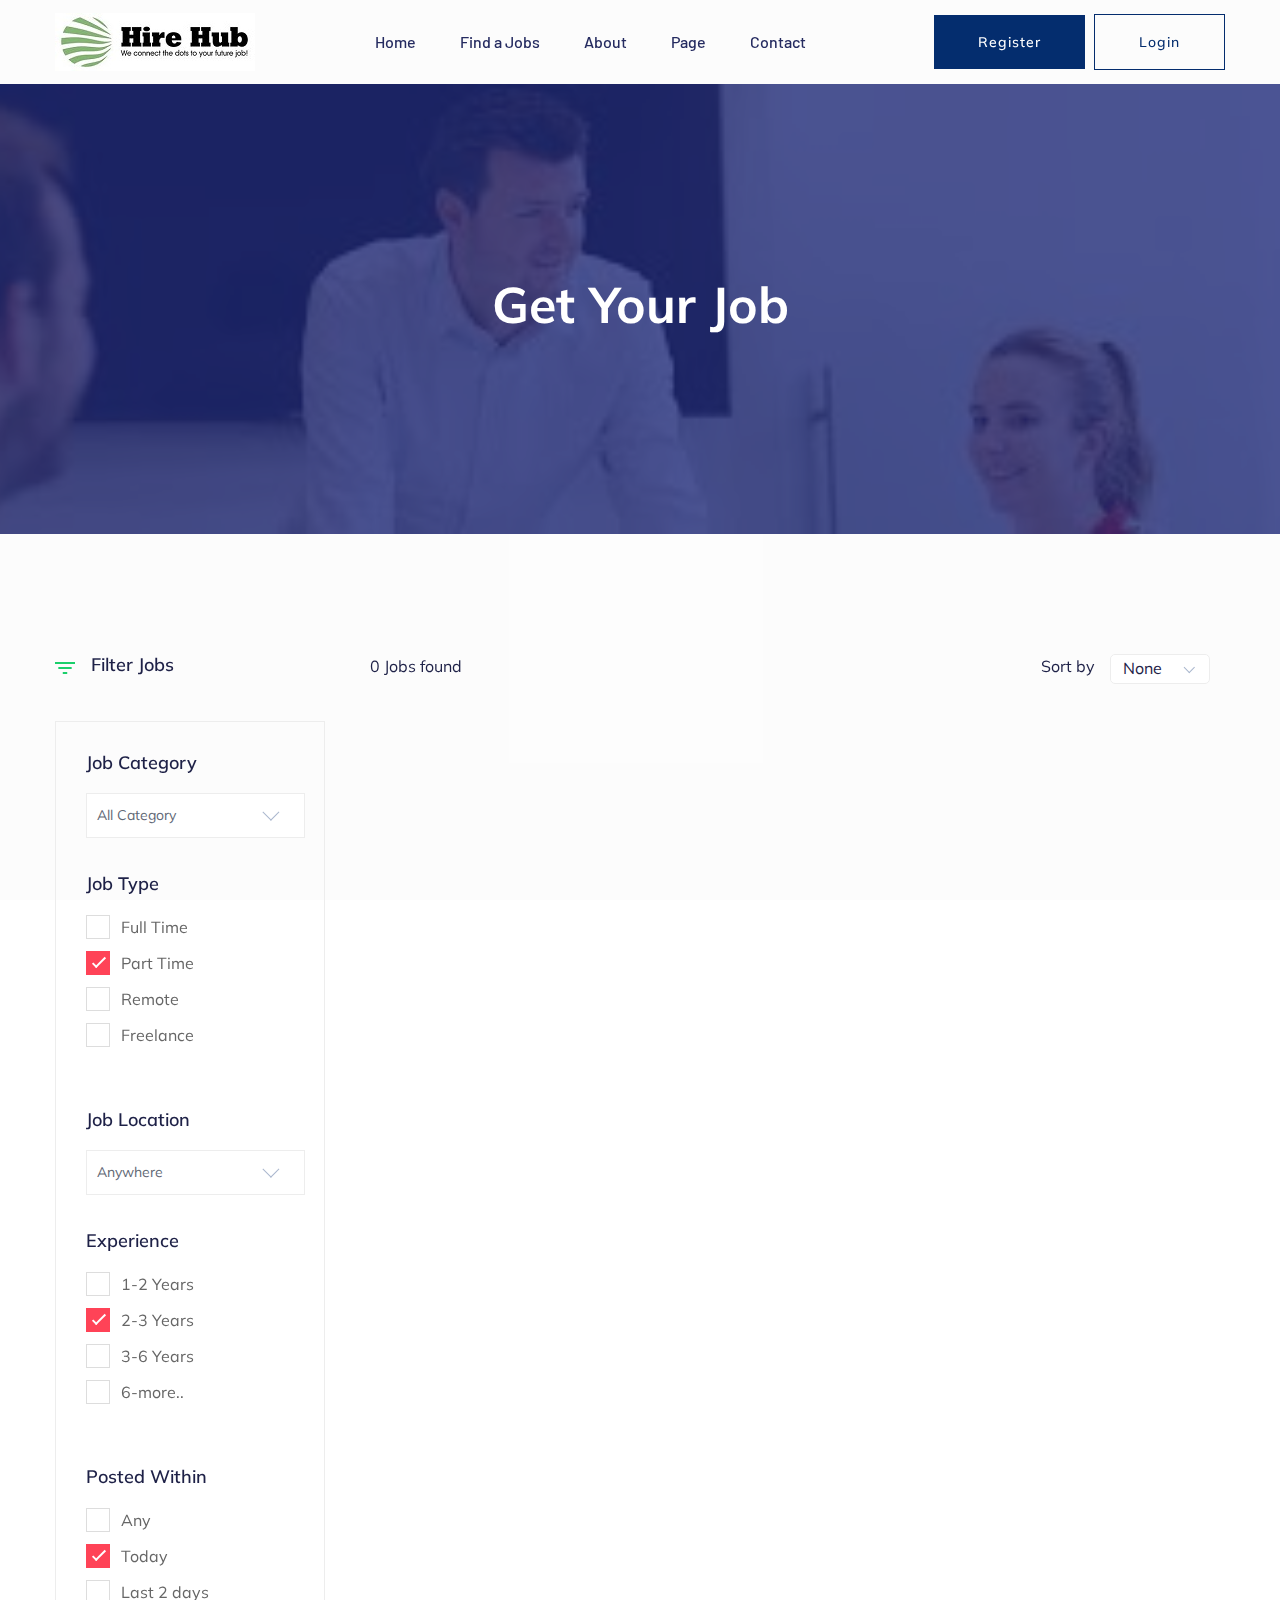
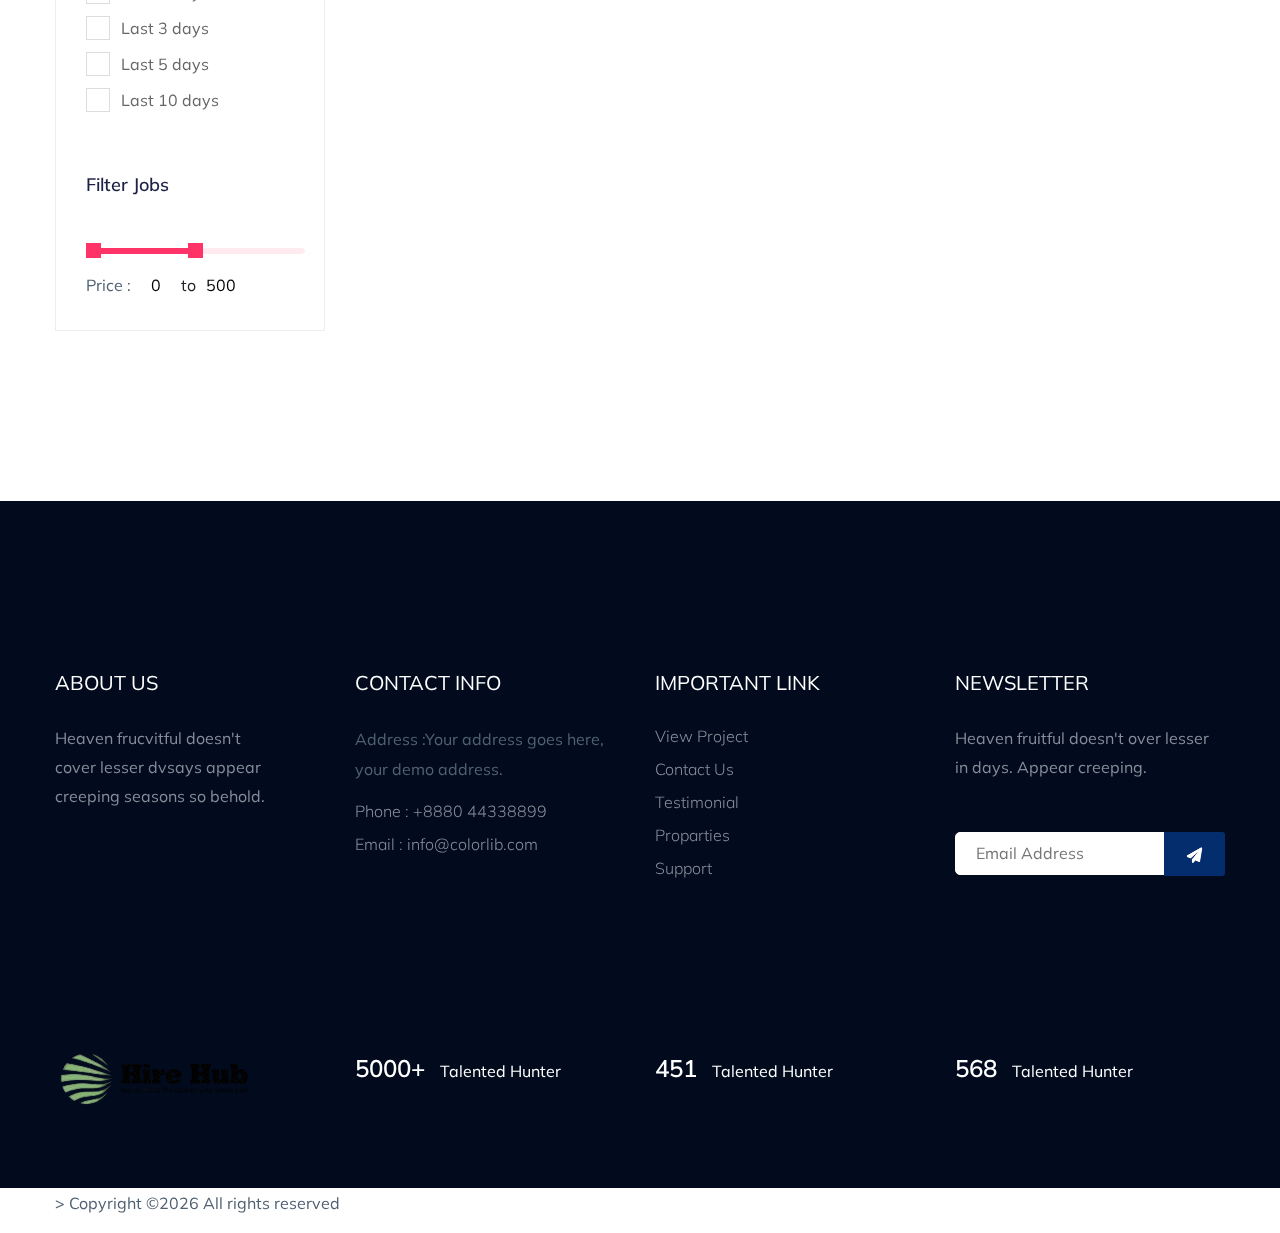
<file: job_listing.html>
<!doctype html>
<html class="no-js" lang="zxx">
    <head>
        <meta charset="utf-8">
        <meta http-equiv="x-ua-compatible" content="ie=edge">
         <title>Job_listing</title>
        <meta name="description" content="">
        <meta name="viewport" content="width=device-width, initial-scale=1">
        <link rel="manifest" href="site.webmanifest">
		

		<!-- CSS here -->
            <link rel="stylesheet" href="assets/css/bootstrap.min.css">
            <link rel="stylesheet" href="assets/css/owl.carousel.min.css">
            <link rel="stylesheet" href="assets/css/price_rangs.css">
            <link rel="stylesheet" href="assets/css/flaticon.css">
            <link rel="stylesheet" href="assets/css/slicknav.css">
            <link rel="stylesheet" href="assets/css/animate.min.css">
            <link rel="stylesheet" href="assets/css/magnific-popup.css">
            <link rel="stylesheet" href="assets/css/fontawesome-all.min.css">
            <link rel="stylesheet" href="assets/css/themify-icons.css">
            <link rel="stylesheet" href="assets/css/slick.css">
            <link rel="stylesheet" href="assets/css/nice-select.css">
            <link rel="stylesheet" href="assets/css/style.css">
   </head>

   <body>
    <!-- Preloader Start -->
    <div id="preloader-active">
        <div class="preloader d-flex align-items-center justify-content-center">
            <div class="preloader-inner position-relative">
                <div class="preloader-circle"></div>
                <div class="preloader-img pere-text">
                    <img src="assets/img/logo/logo.png" alt="">
                </div>
            </div>
        </div>
    </div>
    <!-- Preloader Start -->
    <header>
        <!-- Header Start -->
       <div class="header-area header-transparrent">
           <div class="headder-top header-sticky">
                <div class="container">
                    <div class="row align-items-center">
                        <div class="col-lg-3 col-md-2">
                            <!-- Logo -->
                            <div class="logo">
                                <a href="index.html"><img src="assets/img/logo/logo.png" alt=""></a>
                            </div>  
                        </div>
                        <div class="col-lg-9 col-md-9">
                            <div class="menu-wrapper">
                                <!-- Main-menu -->
                                <div class="main-menu">
                                    <nav class="d-none d-lg-block">
                                        <ul id="navigation">
                                            <li><a href="index.html">Home</a></li>
                                            <li><a href="job_listing.html">Find a Jobs </a></li>
                                            <li><a href="about.html">About</a></li>
                                            <li><a href="#">Page</a>
                                                <ul class="submenu">
                                                    <li><a href="blog.html">Blog</a></li>
                                                    <li><a href="single-blog.html">Blog Details</a></li>
                                                    <li><a href="elements.html">Elements</a></li>
                                                    <li><a href="job_details.html">job Details</a></li>
                                                </ul>
                                            </li>
                                            <li><a href="contact.html">Contact</a></li>
                                        </ul>
                                    </nav>
                                </div>          
                                <!-- Header-btn -->
                                <div class="header-btn d-none f-right d-lg-block">
                                    <a href="#" class="btn head-btn1">Register</a>
                                    <a href="#" class="btn head-btn2">Login</a>
                                </div>
                            </div>
                        </div>
                        <!-- Mobile Menu -->
                        <div class="col-12">
                            <div class="mobile_menu d-block d-lg-none"></div>
                        </div>
                    </div>
                </div>
           </div>
       </div>
        <!-- Header End -->
    </header>
    <main>

        <!-- Hero Area Start-->
        <div class="slider-area ">
            <div class="single-slider section-overly slider-height2 d-flex align-items-center" data-background="assets/img/hero/about.jpg">
                <div class="container">
                    <div class="row">
                        <div class="col-xl-12">
                            <div class="hero-cap text-center">
                                <h2>Get your job</h2>
                            </div>
                        </div>
                    </div>
                </div>
            </div>
        </div>
        <!-- Hero Area End -->
        <!-- Job List Area Start -->
        <div class="job-listing-area pt-120 pb-120">
            <div class="container">
                <div class="row">
                    <!-- Left content -->
                    <div class="col-xl-3 col-lg-3 col-md-4">
                        <div class="row">
                            <div class="col-12">
                                    <div class="small-section-tittle2 mb-45">
                                    <div class="ion"> <svg 
                                        xmlns="http://www.w3.org/2000/svg"
                                        xmlns:xlink="http://www.w3.org/1999/xlink"
                                        width="20px" height="12px">
                                    <path fill-rule="evenodd"  fill="rgb(27, 207, 107)"
                                        d="M7.778,12.000 L12.222,12.000 L12.222,10.000 L7.778,10.000 L7.778,12.000 ZM-0.000,-0.000 L-0.000,2.000 L20.000,2.000 L20.000,-0.000 L-0.000,-0.000 ZM3.333,7.000 L16.667,7.000 L16.667,5.000 L3.333,5.000 L3.333,7.000 Z"/>
                                    </svg>
                                    </div>
                                    <h4>Filter Jobs</h4>
                                </div>
                            </div>
                        </div>
                        <!-- Job Category Listing start -->
                        <div class="job-category-listing mb-50">
                            <!-- single one -->
                            <div class="single-listing">
                               <div class="small-section-tittle2">
                                     <h4>Job Category</h4>
                               </div>
                                <!-- Select job items start -->
                                <div class="select-job-items2">
                                    <select name="select">
                                        <option value="">All Category</option>
                                    </select>
                                </div>
                                <!--  Select job items End-->
                                <!-- select-Categories start -->
                                <div class="select-Categories pt-80 pb-50">
                                    <div class="small-section-tittle2">
                                        <h4>Job Type</h4>
                                    </div>
                                    <label class="container">Full Time
                                        <input type="checkbox" >
                                        <span class="checkmark"></span>
                                    </label>
                                    <label class="container">Part Time
                                        <input type="checkbox" checked="checked active">
                                        <span class="checkmark"></span>
                                    </label>
                                    <label class="container">Remote
                                        <input type="checkbox">
                                        <span class="checkmark"></span>
                                    </label>
                                    <label class="container">Freelance
                                        <input type="checkbox">
                                        <span class="checkmark"></span>
                                    </label>
                                </div>
                                <!-- select-Categories End -->
                            </div>
                            <!-- single two -->
                            <div class="single-listing">
                               <div class="small-section-tittle2">
                                     <h4>Job Location</h4>
                               </div>
                                <!-- Select job items start -->
                                <div class="select-job-items2">
                                    <select name="select">
                                        <option value="">Anywhere</option>
                                    </select>
                                </div>
                                <!--  Select job items End-->
                                <!-- select-Categories start -->
                                <div class="select-Categories pt-80 pb-50">
                                    <div class="small-section-tittle2">
                                        <h4>Experience</h4>
                                    </div>
                                    <label class="container">1-2 Years
                                        <input type="checkbox" >
                                        <span class="checkmark"></span>
                                    </label>
                                    <label class="container">2-3 Years
                                        <input type="checkbox" checked="checked active">
                                        <span class="checkmark"></span>
                                    </label>
                                    <label class="container">3-6 Years
                                        <input type="checkbox">
                                        <span class="checkmark"></span>
                                    </label>
                                    <label class="container">6-more..
                                        <input type="checkbox">
                                        <span class="checkmark"></span>
                                    </label>
                                </div>
                                <!-- select-Categories End -->
                            </div>
                            <!-- single three -->
                            <div class="single-listing">
                                <!-- select-Categories start -->
                                <div class="select-Categories pb-50">
                                    <div class="small-section-tittle2">
                                        <h4>Posted Within</h4>
                                    </div>
                                    <label class="container">Any
                                        <input type="checkbox" >
                                        <span class="checkmark"></span>
                                    </label>
                                    <label class="container">Today
                                        <input type="checkbox" checked="checked active">
                                        <span class="checkmark"></span>
                                    </label>
                                    <label class="container">Last 2 days
                                        <input type="checkbox">
                                        <span class="checkmark"></span>
                                    </label>
                                    <label class="container">Last 3 days
                                        <input type="checkbox">
                                        <span class="checkmark"></span>
                                    </label>
                                    <label class="container">Last 5 days
                                        <input type="checkbox">
                                        <span class="checkmark"></span>
                                    </label>
                                    <label class="container">Last 10 days
                                        <input type="checkbox">
                                        <span class="checkmark"></span>
                                    </label>
                                </div>
                                <!-- select-Categories End -->
                            </div>
                            <div class="single-listing">
                                <!-- Range Slider Start -->
                                <aside class="left_widgets p_filter_widgets price_rangs_aside sidebar_box_shadow">
                                    <div class="small-section-tittle2">
                                        <h4>Filter Jobs</h4>
                                    </div>
                                    <div class="widgets_inner">
                                        <div class="range_item">
                                            <!-- <div id="slider-range"></div> -->
                                            <input type="text" class="js-range-slider" value="" />
                                            <div class="d-flex align-items-center">
                                                <div class="price_text">
                                                    <p>Price :</p>
                                                </div>
                                                <div class="price_value d-flex justify-content-center">
                                                    <input type="text" class="js-input-from" id="amount" readonly />
                                                    <span>to</span>
                                                    <input type="text" class="js-input-to" id="amount" readonly />
                                                </div>
                                            </div>
                                        </div>
                                    </div>
                                </aside>
                              <!-- Range Slider End -->
                            </div>
                        </div>
                        <!-- Job Category Listing End -->
                    </div>
                    <!-- Right content -->
                    <div class="col-xl-9 col-lg-9 col-md-8">
                        <!-- Featured_job_start -->
                        <section class="featured-job-area">
                            <div class="container">
                                <!-- Count of Job list Start -->
                                <div class="row">
                                    <div class="col-lg-12">
                                        <div class="count-job mb-35">
                                            <span id="jobsList"></span>
                                            <!-- Select job items start -->
                                            <div class="select-job-items">
                                                <span>Sort by</span>
                                                <select name="select">
                                                    <option value="">None</option>
                                                </select>
                                            </div>
                                            <!--  Select job items End-->
                                        </div>
                                    </div>
                                </div>
                                <!-- Count of Job list End -->
                               <section id="joblist">

                               </section>
                            </div>
                        </section>
                        <!-- Featured_job_end -->
                    </div>
                </div>
            </div>
        </div>
        <!-- Job List Area End -->
        <!--Pagination Start  -->
        <!-- <div class="pagination-area pb-115 text-center">
            <div class="container">
                <div class="row">
                    <div class="col-xl-12">
                        <div class="single-wrap d-flex justify-content-center">
                            <nav aria-label="Page navigation example">
                                <ul class="pagination justify-content-start">
                                    <li class="page-item active"><a class="page-link" href="#">01</a></li>
                                    <li class="page-item"><a class="page-link" href="#">02</a></li>
                                    <li class="page-item"><a class="page-link" href="#">03</a></li>
                                <li class="page-item"><a class="page-link" href="#"><span class="ti-angle-right"></span></a></li>
                                </ul>
                            </nav>
                        </div>
                    </div>
                </div>
            </div>
        </div> -->
        <!--Pagination End  -->
        
    </main>
    <footer>
        <!-- Footer Start-->
        <div class="footer-area footer-bg footer-padding">
            <div class="container">
                <div class="row d-flex justify-content-between">
                    <div class="col-xl-3 col-lg-3 col-md-4 col-sm-6">
                       <div class="single-footer-caption mb-50">
                         <div class="single-footer-caption mb-30">
                             <div class="footer-tittle">
                                 <h4>About Us</h4>
                                 <div class="footer-pera">
                                     <p>Heaven frucvitful doesn't cover lesser dvsays appear creeping seasons so behold.</p>
                                </div>
                             </div>
                         </div>

                       </div>
                    </div>
                    <div class="col-xl-3 col-lg-3 col-md-4 col-sm-5">
                        <div class="single-footer-caption mb-50">
                            <div class="footer-tittle">
                                <h4>Contact Info</h4>
                                <ul>
                                    <li>
                                    <p>Address :Your address goes
                                        here, your demo address.</p>
                                    </li>
                                    <li><a href="#">Phone : +8880 44338899</a></li>
                                    <li><a href="#">Email : info@colorlib.com</a></li>
                                </ul>
                            </div>

                        </div>
                    </div>
                    <div class="col-xl-3 col-lg-3 col-md-4 col-sm-5">
                        <div class="single-footer-caption mb-50">
                            <div class="footer-tittle">
                                <h4>Important Link</h4>
                                <ul>
                                    <li><a href="#"> View Project</a></li>
                                    <li><a href="#">Contact Us</a></li>
                                    <li><a href="#">Testimonial</a></li>
                                    <li><a href="#">Proparties</a></li>
                                    <li><a href="#">Support</a></li>
                                </ul>
                            </div>
                        </div>
                    </div>
                    <div class="col-xl-3 col-lg-3 col-md-4 col-sm-5">
                        <div class="single-footer-caption mb-50">
                            <div class="footer-tittle">
                                <h4>Newsletter</h4>
                                <div class="footer-pera footer-pera2">
                                 <p>Heaven fruitful doesn't over lesser in days. Appear creeping.</p>
                             </div>
                             <!-- Form -->
                             <div class="footer-form" >
                                 <div id="mc_embed_signup">
                                     <form target="_blank" action="https://spondonit.us12.list-manage.com/subscribe/post?u=1462626880ade1ac87bd9c93a&amp;id=92a4423d01"
                                     method="get" class="subscribe_form relative mail_part">
                                         <input type="email" name="email" id="newsletter-form-email" placeholder="Email Address"
                                         class="placeholder hide-on-focus" onfocus="this.placeholder = ''"
                                         onblur="this.placeholder = ' Email Address '">
                                         <div class="form-icon">
                                             <button type="submit" name="submit" id="newsletter-submit"
                                             class="email_icon newsletter-submit button-contactForm"><img src="assets/img/icon/form.png" alt=""></button>
                                         </div>
                                         <div class="mt-10 info"></div>
                                     </form>
                                 </div>
                             </div>
                            </div>
                        </div>
                    </div>
                </div>
               <!--  -->
               <div class="row footer-wejed justify-content-between">
                       <div class="col-xl-3 col-lg-3 col-md-4 col-sm-6">
                          <!-- logo -->
                          <div class="footer-logo mb-20">
                            <a href="index.html"><img src="assets/img/logo/logo2_footer.png" alt=""></a>
                          </div>
                       </div>
                       <div class="col-xl-3 col-lg-3 col-md-4 col-sm-5">
                        <div class="footer-tittle-bottom">
                            <span>5000+</span>
                            <p>Talented Hunter</p>
                        </div>
                       </div>
                       <div class="col-xl-3 col-lg-3 col-md-4 col-sm-5">
                            <div class="footer-tittle-bottom">
                                <span>451</span>
                                <p>Talented Hunter</p>
                            </div>
                       </div>
                       <div class="col-xl-3 col-lg-3 col-md-4 col-sm-5">
                            <!-- Footer Bottom Tittle -->
                            <div class="footer-tittle-bottom">
                                <span>568</span>
                                <p>Talented Hunter</p>
                            </div>
                       </div>
               </div>
            </div>
        </div>
        <!-- footer-bottom area -->
        <div class="footer-bottom-area footer-bg"></div>
            <div class="container">
                <div class="footer-border">
                     <div class="row d-flex justify-content-between align-items-center">
                         <div class="col-xl-10 col-lg-10 ">
                             <div class="footer-copy-right">
                                 <p>>
  Copyright &copy;<script>document.write(new Date().getFullYear());</script> All rights reserved 
  </p>
                             </div>
                         </div>
                         <div class="col-xl-2 col-lg-2">
                             <div class="footer-social f-right">
                                 <a href="#"><i class="fab fa-facebook-f"></i></a>
                                 <a href="#"><i class="fab fa-twitter"></i></a>
                                 <a href="#"><i class="fas fa-globe"></i></a>
                                 <a href="#"><i class="fab fa-behance"></i></a>
                             </div>
                         </div>
                     </div>
                </div>
            </div>
        </div>
        <!-- Footer End-->
    </footer>

	<!-- JS here -->
	
		<!-- All JS Custom Plugins Link Here here -->
        <script src="./assets/js/vendor/modernizr-3.5.0.min.js"></script>
		<!-- Jquery, Popper, Bootstrap -->
		<script src="./assets/js/vendor/jquery-1.12.4.min.js"></script>
        <script src="./assets/js/popper.min.js"></script>
        <script src="./assets/js/bootstrap.min.js"></script>
	    <!-- Jquery Mobile Menu -->
        <script src="./assets/js/jquery.slicknav.min.js"></script>

		<!-- Jquery Slick , Owl-Carousel Range -->
        <script src="./assets/js/owl.carousel.min.js"></script>
        <script src="./assets/js/slick.min.js"></script>
        <script src="./assets/js/price_rangs.js"></script>
		<!-- One Page, Animated-HeadLin -->
        <script src="./assets/js/wow.min.js"></script>
		<script src="./assets/js/animated.headline.js"></script>
        <script src="./assets/js/jquery.magnific-popup.js"></script>

		<!-- Scrollup, nice-select, sticky -->
        <script src="./assets/js/jquery.scrollUp.min.js"></script>
        <script src="./assets/js/jquery.nice-select.min.js"></script>
		<script src="./assets/js/jquery.sticky.js"></script>
        
        <!-- contact js -->
        <script src="./assets/js/contact.js"></script>
        <script src="./assets/js/jquery.form.js"></script>
        <script src="./assets/js/jquery.validate.min.js"></script>
        <script src="./assets/js/mail-script.js"></script>
        <script src="./assets/js/jquery.ajaxchimp.min.js"></script>
        
		<!-- Jquery Plugins, main Jquery -->	
        <script src="./assets/js/plugins.js"></script>
        <script src="./assets/js/main.js"></script>

        <script src="./assets/js/data.js"></script>
        <script src="./assets/js/jobListing.js"></script>
        
    </body>
</html>
</file>
<file: assets/css/flaticon.css>
/*
  	Flaticon icon font: Flaticon
  	Creation date: 10/03/2020 09:37
  	*/

@font-face {
  font-family: "Flaticon";
  src: url("../fonts/Flaticon.eot");
  src: url("../fonts/Flaticon.eot?#iefix") format("embedded-opentype"),
       url("../fonts/Flaticon.woff2") format("woff2"),
       url("../fonts/Flaticon.woff") format("woff"),
       url("../fonts/Flaticon.ttf") format("truetype"),
       url("../fonts/Flaticon.svg#Flaticon") format("svg");
  font-weight: normal;
  font-style: normal;
}

@media screen and (-webkit-min-device-pixel-ratio:0) {
  @font-face {
    font-family: "Flaticon";
    src: url("../fonts/Flaticon.svg#Flaticon") format("svg");
  }
}

[class^="flaticon-"]:before, [class*=" flaticon-"]:before,
[class^="flaticon-"]:after, [class*=" flaticon-"]:after {   
  font-family: Flaticon;

font-style: normal;
margin-left: 20px;
}

.flaticon-tour:before { content: "\f100"; }
.flaticon-report:before { content: "\f101"; }
.flaticon-cms:before { content: "\f102"; }
.flaticon-app:before { content: "\f103"; }
.flaticon-helmet:before { content: "\f104"; }
.flaticon-high-tech:before { content: "\f105"; }
.flaticon-real-estate:before { content: "\f106"; }
.flaticon-content:before { content: "\f107"; }
.flaticon-search:before { content: "\f108"; }
.flaticon-curriculum-vitae:before { content: "\f109"; }
</file>
<file: assets/css/price_rangs.css>
/* Ion.RangeSlider
// css version 2.0.3
// Â© 2013-2014 Denis Ineshin | IonDen.com
// ===================================================================================================================*/

/* =====================================================================================================================
// RangeSlider */

.irs {
    position: relative; display: block;
    -webkit-touch-callout: none;
    -webkit-user-select: none;
     -khtml-user-select: none;
       -moz-user-select: none;
        -ms-user-select: none;
            user-select: none;
}
    .irs-line {
        position: relative; display: block;
        overflow: hidden;
        outline: none !important;
    }
        .irs-line-left, .irs-line-mid, .irs-line-right {
            position: absolute; display: block;
            top: 0;
        }
        .irs-line-left {
            left: 0; width: 11%;
        }
        .irs-line-mid {
            left: 9%; width: 82%;
        }
        .irs-line-right {
            right: 0; width: 11%;
        }

    .irs-bar {
        position: absolute; display: block;
        left: 0; width: 0;
    }
        .irs-bar-edge {
            position: absolute; display: block;
            top: 0; left: 0;
        }

    .irs-shadow {
        position: absolute; display: none;
        left: 0; width: 0;
    }

    .irs-slider {
        position: absolute; display: block;
        cursor: default;
        z-index: 1;
    }
        .irs-slider.single {

        }
        .irs-slider.from {

        }
        .irs-slider.to {

        }
        .irs-slider.type_last {
            z-index: 2;
        }

    .irs-min {
        position: absolute; display: block;
        left: 0;
        cursor: default;
    }
    .irs-max {
        position: absolute; display: block;
        right: 0;
        cursor: default;
    }

    .irs-from, .irs-to, .irs-single {
        position: absolute; display: block;
        top: 0; left: 0;
        cursor: default;
        white-space: nowrap;
    }

.irs-grid {
    position: absolute; display: none;
    bottom: 0; left: 0;
    width: 100%; height: 20px;
}
.irs-with-grid .irs-grid {
    display: block;
}
    .irs-grid-pol {
        position: absolute;
        top: 0; left: 0;
        width: 1px; height: 8px;
        background: #000;
    }
    .irs-grid-pol.small {
        height: 4px;
    }
    .irs-grid-text {
        position: absolute;
        bottom: 0; left: 0;
        white-space: nowrap;
        text-align: center;
        font-size: 9px; line-height: 9px;
        padding: 0 3px;
        color: #000;
    }

.irs-disable-mask {
    position: absolute; display: block;
    top: 0; left: -1%;
    width: 102%; height: 100%;
    cursor: default;
    background: rgba(0,0,0,0.0);
    z-index: 2;
}
.lt-ie9 .irs-disable-mask {
    background: #000;
    filter: alpha(opacity=0);
    cursor: not-allowed;
}

.irs-disabled {
    opacity: 0.4;
}


.irs-hidden-input {
    position: absolute !important;
    display: block !important;
    top: 0 !important;
    left: 0 !important;
    width: 0 !important;
    height: 0 !important;
    font-size: 0 !important;
    line-height: 0 !important;
    padding: 0 !important;
    margin: 0 !important;
    outline: none !important;
    z-index: -9999 !important;
    background: none !important;
    border-style: solid !important;
    border-color: transparent !important;
}


/* Ion.RangeSlider, Simple Skin
// css version 2.0.3
// Â© Denis Ineshin, 2014    https://github.com/IonDen
// Â© guybowden, 2014        https://github.com/guybowden
// ===================================================================================================================*/

/* =====================================================================================================================
// Skin details */

.irs {
    height: 55px;
}
.irs-with-grid {
    height: 75px;
}
.irs-line {
    height: 10px; top: 33px;
    background: #EEE;
    background: linear-gradient(to bottom, #DDD -50%, #FFF 150%); /* W3C */
    border: 1px solid #CCC;
    border-radius: 16px;
    -moz-border-radius: 16px;
}
    .irs-line-left {
        height: 8px;
    }
    .irs-line-mid {
        height: 8px;
    }
    .irs-line-right {
        height: 8px;
    }

.irs-bar {
    height: 10px; top: 33px;
    border-top: 1px solid #428bca;
    border-bottom: 1px solid #428bca;
    background: #428bca;
    background: linear-gradient(to top, rgba(66,139,202,1) 0%,rgba(127,195,232,1) 100%); /* W3C */
}
    .irs-bar-edge {
        height: 10px; top: 33px;
        width: 14px;
        border: 1px solid #428bca;
        border-right: 0;
        background: #428bca;
        background: linear-gradient(to top, rgba(66,139,202,1) 0%,rgba(127,195,232,1) 100%); /* W3C */
        border-radius: 16px 0 0 16px;
        -moz-border-radius: 16px 0 0 16px;
    }

.irs-shadow {
    height: 2px; top: 38px;
    background: #000;
    opacity: 0.3;
    border-radius: 5px;
    -moz-border-radius: 5px;
}
.lt-ie9 .irs-shadow {
    filter: alpha(opacity=30);
}

.irs-slider {
    top: 25px;
    width: 27px; height: 27px;
    border: 1px solid #AAA;
    background: #DDD;
    background: linear-gradient(to bottom, rgba(255,255,255,1) 0%,rgba(220,220,220,1) 20%,rgba(255,255,255,1) 100%); /* W3C */
    border-radius: 27px;
    -moz-border-radius: 27px;
    box-shadow: 1px 1px 3px rgba(0,0,0,0.3);
    cursor: pointer;
}

.irs-slider.state_hover, .irs-slider:hover {
    background: #FFF;
}

.irs-min, .irs-max {
    color: #333;
    font-size: 12px; line-height: 1.333;
    text-shadow: none;
    top: 0;
    padding: 1px 5px;
    background: rgba(0,0,0,0.1);
    border-radius: 3px;
    -moz-border-radius: 3px;
}

.lt-ie9 .irs-min, .lt-ie9 .irs-max {
    background: #ccc;
}

.lt-ie9 .irs-from, .lt-ie9 .irs-to, .lt-ie9 .irs-single {
    background: #999;
}

.irs-grid {
    height: 27px;
}
.irs-grid-pol {
    opacity: 0.5;
    background: #428bca;
}
.irs-grid-pol.small {
    background: #999;
}

.irs-grid-text {
    bottom: 5px;
    color: #99a4ac;
}

.irs-disabled {
}
</file>
<file: assets/css/themify-icons.css>
@font-face {
	font-family: 'themify';
	src:url('../fonts/themify.eot?-fvbane');


	src:url('../fonts/themify.eot?#iefix-fvbane') format('embedded-opentype'),
		url('../fonts/themify.woff?-fvbane') format('woff'),
		url('../fonts/themify.ttf?-fvbane') format('truetype'),
		url('../fonts/themify.svg?-fvbane#themify') format('svg');
	font-weight: normal;
	font-style: normal;
}

[class^="ti-"], [class*=" ti-"] {
	font-family: 'themify';
	speak: none;
	font-style: normal;
	font-weight: normal;
	font-variant: normal;
	text-transform: none;
	line-height: 1;

	/* Better Font Rendering =========== */
	-webkit-font-smoothing: antialiased;
	-moz-osx-font-smoothing: grayscale;
}

.ti-wand:before {
	content: "\e600";
}
.ti-volume:before {
	content: "\e601";
}
.ti-user:before {
	content: "\e602";
}
.ti-unlock:before {
	content: "\e603";
}
.ti-unlink:before {
	content: "\e604";
}
.ti-trash:before {
	content: "\e605";
}
.ti-thought:before {
	content: "\e606";
}
.ti-target:before {
	content: "\e607";
}
.ti-tag:before {
	content: "\e608";
}
.ti-tablet:before {
	content: "\e609";
}
.ti-star:before {
	content: "\e60a";
}
.ti-spray:before {
	content: "\e60b";
}
.ti-signal:before {
	content: "\e60c";
}
.ti-shopping-cart:before {
	content: "\e60d";
}
.ti-shopping-cart-full:before {
	content: "\e60e";
}
.ti-settings:before {
	content: "\e60f";
}
.ti-search:before {
	content: "\e610";
}
.ti-zoom-in:before {
	content: "\e611";
}
.ti-zoom-out:before {
	content: "\e612";
}
.ti-cut:before {
	content: "\e613";
}
.ti-ruler:before {
	content: "\e614";
}
.ti-ruler-pencil:before {
	content: "\e615";
}
.ti-ruler-alt:before {
	content: "\e616";
}
.ti-bookmark:before {
	content: "\e617";
}
.ti-bookmark-alt:before {
	content: "\e618";
}
.ti-reload:before {
	content: "\e619";
}
.ti-plus:before {
	content: "\e61a";
}
.ti-pin:before {
	content: "\e61b";
}
.ti-pencil:before {
	content: "\e61c";
}
.ti-pencil-alt:before {
	content: "\e61d";
}
.ti-paint-roller:before {
	content: "\e61e";
}
.ti-paint-bucket:before {
	content: "\e61f";
}
.ti-na:before {
	content: "\e620";
}
.ti-mobile:before {
	content: "\e621";
}
.ti-minus:before {
	content: "\e622";
}
.ti-medall:before {
	content: "\e623";
}
.ti-medall-alt:before {
	content: "\e624";
}
.ti-marker:before {
	content: "\e625";
}
.ti-marker-alt:before {
	content: "\e626";
}
.ti-arrow-up:before {
	content: "\e627";
}
.ti-arrow-right:before {
	content: "\e628";
}
.ti-arrow-left:before {
	content: "\e629";
}
.ti-arrow-down:before {
	content: "\e62a";
}
.ti-lock:before {
	content: "\e62b";
}
.ti-location-arrow:before {
	content: "\e62c";
}
.ti-link:before {
	content: "\e62d";
}
.ti-layout:before {
	content: "\e62e";
}
.ti-layers:before {
	content: "\e62f";
}
.ti-layers-alt:before {
	content: "\e630";
}
.ti-key:before {
	content: "\e631";
}
.ti-import:before {
	content: "\e632";
}
.ti-image:before {
	content: "\e633";
}
.ti-heart:before {
	content: "\e634";
}
.ti-heart-broken:before {
	content: "\e635";
}
.ti-hand-stop:before {
	content: "\e636";
}
.ti-hand-open:before {
	content: "\e637";
}
.ti-hand-drag:before {
	content: "\e638";
}
.ti-folder:before {
	content: "\e639";
}
.ti-flag:before {
	content: "\e63a";
}
.ti-flag-alt:before {
	content: "\e63b";
}
.ti-flag-alt-2:before {
	content: "\e63c";
}
.ti-eye:before {
	content: "\e63d";
}
.ti-export:before {
	content: "\e63e";
}
.ti-exchange-vertical:before {
	content: "\e63f";
}
.ti-desktop:before {
	content: "\e640";
}
.ti-cup:before {
	content: "\e641";
}
.ti-crown:before {
	content: "\e642";
}
.ti-comments:before {
	content: "\e643";
}
.ti-comment:before {
	content: "\e644";
}
.ti-comment-alt:before {
	content: "\e645";
}
.ti-close:before {
	content: "\e646";
}
.ti-clip:before {
	content: "\e647";
}
.ti-angle-up:before {
	content: "\e648";
}
.ti-angle-right:before {
	content: "\e649";
}
.ti-angle-left:before {
	content: "\e64a";
}
.ti-angle-down:before {
	content: "\e64b";
}
.ti-check:before {
	content: "\e64c";
}
.ti-check-box:before {
	content: "\e64d";
}
.ti-camera:before {
	content: "\e64e";
}
.ti-announcement:before {
	content: "\e64f";
}
.ti-brush:before {
	content: "\e650";
}
.ti-briefcase:before {
	content: "\e651";
}
.ti-bolt:before {
	content: "\e652";
}
.ti-bolt-alt:before {
	content: "\e653";
}
.ti-blackboard:before {
	content: "\e654";
}
.ti-bag:before {
	content: "\e655";
}
.ti-move:before {
	content: "\e656";
}
.ti-arrows-vertical:before {
	content: "\e657";
}
.ti-arrows-horizontal:before {
	content: "\e658";
}
.ti-fullscreen:before {
	content: "\e659";
}
.ti-arrow-top-right:before {
	content: "\e65a";
}
.ti-arrow-top-left:before {
	content: "\e65b";
}
.ti-arrow-circle-up:before {
	content: "\e65c";
}
.ti-arrow-circle-right:before {
	content: "\e65d";
}
.ti-arrow-circle-left:before {
	content: "\e65e";
}
.ti-arrow-circle-down:before {
	content: "\e65f";
}
.ti-angle-double-up:before {
	content: "\e660";
}
.ti-angle-double-right:before {
	content: "\e661";
}
.ti-angle-double-left:before {
	content: "\e662";
}
.ti-angle-double-down:before {
	content: "\e663";
}
.ti-zip:before {
	content: "\e664";
}
.ti-world:before {
	content: "\e665";
}
.ti-wheelchair:before {
	content: "\e666";
}
.ti-view-list:before {
	content: "\e667";
}
.ti-view-list-alt:before {
	content: "\e668";
}
.ti-view-grid:before {
	content: "\e669";
}
.ti-uppercase:before {
	content: "\e66a";
}
.ti-upload:before {
	content: "\e66b";
}
.ti-underline:before {
	content: "\e66c";
}
.ti-truck:before {
	content: "\e66d";
}
.ti-timer:before {
	content: "\e66e";
}
.ti-ticket:before {
	content: "\e66f";
}
.ti-thumb-up:before {
	content: "\e670";
}
.ti-thumb-down:before {
	content: "\e671";
}
.ti-text:before {
	content: "\e672";
}
.ti-stats-up:before {
	content: "\e673";
}
.ti-stats-down:before {
	content: "\e674";
}
.ti-split-v:before {
	content: "\e675";
}
.ti-split-h:before {
	content: "\e676";
}
.ti-smallcap:before {
	content: "\e677";
}
.ti-shine:before {
	content: "\e678";
}
.ti-shift-right:before {
	content: "\e679";
}
.ti-shift-left:before {
	content: "\e67a";
}
.ti-shield:before {
	content: "\e67b";
}
.ti-notepad:before {
	content: "\e67c";
}
.ti-server:before {
	content: "\e67d";
}
.ti-quote-right:before {
	content: "\e67e";
}
.ti-quote-left:before {
	content: "\e67f";
}
.ti-pulse:before {
	content: "\e680";
}
.ti-printer:before {
	content: "\e681";
}
.ti-power-off:before {
	content: "\e682";
}
.ti-plug:before {
	content: "\e683";
}
.ti-pie-chart:before {
	content: "\e684";
}
.ti-paragraph:before {
	content: "\e685";
}
.ti-panel:before {
	content: "\e686";
}
.ti-package:before {
	content: "\e687";
}
.ti-music:before {
	content: "\e688";
}
.ti-music-alt:before {
	content: "\e689";
}
.ti-mouse:before {
	content: "\e68a";
}
.ti-mouse-alt:before {
	content: "\e68b";
}
.ti-money:before {
	content: "\e68c";
}
.ti-microphone:before {
	content: "\e68d";
}
.ti-menu:before {
	content: "\e68e";
}
.ti-menu-alt:before {
	content: "\e68f";
}
.ti-map:before {
	content: "\e690";
}
.ti-map-alt:before {
	content: "\e691";
}
.ti-loop:before {
	content: "\e692";
}
.ti-location-pin:before {
	content: "\e693";
}
.ti-list:before {
	content: "\e694";
}
.ti-light-bulb:before {
	content: "\e695";
}
.ti-Italic:before {
	content: "\e696";
}
.ti-info:before {
	content: "\e697";
}
.ti-infinite:before {
	content: "\e698";
}
.ti-id-badge:before {
	content: "\e699";
}
.ti-hummer:before {
	content: "\e69a";
}
.ti-home:before {
	content: "\e69b";
}
.ti-help:before {
	content: "\e69c";
}
.ti-headphone:before {
	content: "\e69d";
}
.ti-harddrives:before {
	content: "\e69e";
}
.ti-harddrive:before {
	content: "\e69f";
}
.ti-gift:before {
	content: "\e6a0";
}
.ti-game:before {
	content: "\e6a1";
}
.ti-filter:before {
	content: "\e6a2";
}
.ti-files:before {
	content: "\e6a3";
}
.ti-file:before {
	content: "\e6a4";
}
.ti-eraser:before {
	content: "\e6a5";
}
.ti-envelope:before {
	content: "\e6a6";
}
.ti-download:before {
	content: "\e6a7";
}
.ti-direction:before {
	content: "\e6a8";
}
.ti-direction-alt:before {
	content: "\e6a9";
}
.ti-dashboard:before {
	content: "\e6aa";
}
.ti-control-stop:before {
	content: "\e6ab";
}
.ti-control-shuffle:before {
	content: "\e6ac";
}
.ti-control-play:before {
	content: "\e6ad";
}
.ti-control-pause:before {
	content: "\e6ae";
}
.ti-control-forward:before {
	content: "\e6af";
}
.ti-control-backward:before {
	content: "\e6b0";
}
.ti-cloud:before {
	content: "\e6b1";
}
.ti-cloud-up:before {
	content: "\e6b2";
}
.ti-cloud-down:before {
	content: "\e6b3";
}
.ti-clipboard:before {
	content: "\e6b4";
}
.ti-car:before {
	content: "\e6b5";
}
.ti-calendar:before {
	content: "\e6b6";
}
.ti-book:before {
	content: "\e6b7";
}
.ti-bell:before {
	content: "\e6b8";
}
.ti-basketball:before {
	content: "\e6b9";
}
.ti-bar-chart:before {
	content: "\e6ba";
}
.ti-bar-chart-alt:before {
	content: "\e6bb";
}
.ti-back-right:before {
	content: "\e6bc";
}
.ti-back-left:before {
	content: "\e6bd";
}
.ti-arrows-corner:before {
	content: "\e6be";
}
.ti-archive:before {
	content: "\e6bf";
}
.ti-anchor:before {
	content: "\e6c0";
}
.ti-align-right:before {
	content: "\e6c1";
}
.ti-align-left:before {
	content: "\e6c2";
}
.ti-align-justify:before {
	content: "\e6c3";
}
.ti-align-center:before {
	content: "\e6c4";
}
.ti-alert:before {
	content: "\e6c5";
}
.ti-alarm-clock:before {
	content: "\e6c6";
}
.ti-agenda:before {
	content: "\e6c7";
}
.ti-write:before {
	content: "\e6c8";
}
.ti-window:before {
	content: "\e6c9";
}
.ti-widgetized:before {
	content: "\e6ca";
}
.ti-widget:before {
	content: "\e6cb";
}
.ti-widget-alt:before {
	content: "\e6cc";
}
.ti-wallet:before {
	content: "\e6cd";
}
.ti-video-clapper:before {
	content: "\e6ce";
}
.ti-video-camera:before {
	content: "\e6cf";
}
.ti-vector:before {
	content: "\e6d0";
}
.ti-themify-logo:before {
	content: "\e6d1";
}
.ti-themify-favicon:before {
	content: "\e6d2";
}
.ti-themify-favicon-alt:before {
	content: "\e6d3";
}
.ti-support:before {
	content: "\e6d4";
}
.ti-stamp:before {
	content: "\e6d5";
}
.ti-split-v-alt:before {
	content: "\e6d6";
}
.ti-slice:before {
	content: "\e6d7";
}
.ti-shortcode:before {
	content: "\e6d8";
}
.ti-shift-right-alt:before {
	content: "\e6d9";
}
.ti-shift-left-alt:before {
	content: "\e6da";
}
.ti-ruler-alt-2:before {
	content: "\e6db";
}
.ti-receipt:before {
	content: "\e6dc";
}
.ti-pin2:before {
	content: "\e6dd";
}
.ti-pin-alt:before {
	content: "\e6de";
}
.ti-pencil-alt2:before {
	content: "\e6df";
}
.ti-palette:before {
	content: "\e6e0";
}
.ti-more:before {
	content: "\e6e1";
}
.ti-more-alt:before {
	content: "\e6e2";
}
.ti-microphone-alt:before {
	content: "\e6e3";
}
.ti-magnet:before {
	content: "\e6e4";
}
.ti-line-double:before {
	content: "\e6e5";
}
.ti-line-dotted:before {
	content: "\e6e6";
}
.ti-line-dashed:before {
	content: "\e6e7";
}
.ti-layout-width-full:before {
	content: "\e6e8";
}
.ti-layout-width-default:before {
	content: "\e6e9";
}
.ti-layout-width-default-alt:before {
	content: "\e6ea";
}
.ti-layout-tab:before {
	content: "\e6eb";
}
.ti-layout-tab-window:before {
	content: "\e6ec";
}
.ti-layout-tab-v:before {
	content: "\e6ed";
}
.ti-layout-tab-min:before {
	content: "\e6ee";
}
.ti-layout-slider:before {
	content: "\e6ef";
}
.ti-layout-slider-alt:before {
	content: "\e6f0";
}
.ti-layout-sidebar-right:before {
	content: "\e6f1";
}
.ti-layout-sidebar-none:before {
	content: "\e6f2";
}
.ti-layout-sidebar-left:before {
	content: "\e6f3";
}
.ti-layout-placeholder:before {
	content: "\e6f4";
}
.ti-layout-menu:before {
	content: "\e6f5";
}
.ti-layout-menu-v:before {
	content: "\e6f6";
}
.ti-layout-menu-separated:before {
	content: "\e6f7";
}
.ti-layout-menu-full:before {
	content: "\e6f8";
}
.ti-layout-media-right-alt:before {
	content: "\e6f9";
}
.ti-layout-media-right:before {
	content: "\e6fa";
}
.ti-layout-media-overlay:before {
	content: "\e6fb";
}
.ti-layout-media-overlay-alt:before {
	content: "\e6fc";
}
.ti-layout-media-overlay-alt-2:before {
	content: "\e6fd";
}
.ti-layout-media-left-alt:before {
	content: "\e6fe";
}
.ti-layout-media-left:before {
	content: "\e6ff";
}
.ti-layout-media-center-alt:before {
	content: "\e700";
}
.ti-layout-media-center:before {
	content: "\e701";
}
.ti-layout-list-thumb:before {
	content: "\e702";
}
.ti-layout-list-thumb-alt:before {
	content: "\e703";
}
.ti-layout-list-post:before {
	content: "\e704";
}
.ti-layout-list-large-image:before {
	content: "\e705";
}
.ti-layout-line-solid:before {
	content: "\e706";
}
.ti-layout-grid4:before {
	content: "\e707";
}
.ti-layout-grid3:before {
	content: "\e708";
}
.ti-layout-grid2:before {
	content: "\e709";
}
.ti-layout-grid2-thumb:before {
	content: "\e70a";
}
.ti-layout-cta-right:before {
	content: "\e70b";
}
.ti-layout-cta-left:before {
	content: "\e70c";
}
.ti-layout-cta-center:before {
	content: "\e70d";
}
.ti-layout-cta-btn-right:before {
	content: "\e70e";
}
.ti-layout-cta-btn-left:before {
	content: "\e70f";
}
.ti-layout-column4:before {
	content: "\e710";
}
.ti-layout-column3:before {
	content: "\e711";
}
.ti-layout-column2:before {
	content: "\e712";
}
.ti-layout-accordion-separated:before {
	content: "\e713";
}
.ti-layout-accordion-merged:before {
	content: "\e714";
}
.ti-layout-accordion-list:before {
	content: "\e715";
}
.ti-ink-pen:before {
	content: "\e716";
}
.ti-info-alt:before {
	content: "\e717";
}
.ti-help-alt:before {
	content: "\e718";
}
.ti-headphone-alt:before {
	content: "\e719";
}
.ti-hand-point-up:before {
	content: "\e71a";
}
.ti-hand-point-right:before {
	content: "\e71b";
}
.ti-hand-point-left:before {
	content: "\e71c";
}
.ti-hand-point-down:before {
	content: "\e71d";
}
.ti-gallery:before {
	content: "\e71e";
}
.ti-face-smile:before {
	content: "\e71f";
}
.ti-face-sad:before {
	content: "\e720";
}
.ti-credit-card:before {
	content: "\e721";
}
.ti-control-skip-forward:before {
	content: "\e722";
}
.ti-control-skip-backward:before {
	content: "\e723";
}
.ti-control-record:before {
	content: "\e724";
}
.ti-control-eject:before {
	content: "\e725";
}
.ti-comments-smiley:before {
	content: "\e726";
}
.ti-brush-alt:before {
	content: "\e727";
}
.ti-youtube:before {
	content: "\e728";
}
.ti-vimeo:before {
	content: "\e729";
}
.ti-twitter:before {
	content: "\e72a";
}
.ti-time:before {
	content: "\e72b";
}
.ti-tumblr:before {
	content: "\e72c";
}
.ti-skype:before {
	content: "\e72d";
}
.ti-share:before {
	content: "\e72e";
}
.ti-share-alt:before {
	content: "\e72f";
}
.ti-rocket:before {
	content: "\e730";
}
.ti-pinterest:before {
	content: "\e731";
}
.ti-new-window:before {
	content: "\e732";
}
.ti-microsoft:before {
	content: "\e733";
}
.ti-list-ol:before {
	content: "\e734";
}
.ti-linkedin:before {
	content: "\e735";
}
.ti-layout-sidebar-2:before {
	content: "\e736";
}
.ti-layout-grid4-alt:before {
	content: "\e737";
}
.ti-layout-grid3-alt:before {
	content: "\e738";
}
.ti-layout-grid2-alt:before {
	content: "\e739";
}
.ti-layout-column4-alt:before {
	content: "\e73a";
}
.ti-layout-column3-alt:before {
	content: "\e73b";
}
.ti-layout-column2-alt:before {
	content: "\e73c";
}
.ti-instagram:before {
	content: "\e73d";
}
.ti-google:before {
	content: "\e73e";
}
.ti-github:before {
	content: "\e73f";
}
.ti-flickr:before {
	content: "\e740";
}
.ti-facebook:before {
	content: "\e741";
}
.ti-dropbox:before {
	content: "\e742";
}
.ti-dribbble:before {
	content: "\e743";
}
.ti-apple:before {
	content: "\e744";
}
.ti-android:before {
	content: "\e745";
}
.ti-save:before {
	content: "\e746";
}
.ti-save-alt:before {
	content: "\e747";
}
.ti-yahoo:before {
	content: "\e748";
}
.ti-wordpress:before {
	content: "\e749";
}
.ti-vimeo-alt:before {
	content: "\e74a";
}
.ti-twitter-alt:before {
	content: "\e74b";
}
.ti-tumblr-alt:before {
	content: "\e74c";
}
.ti-trello:before {
	content: "\e74d";
}
.ti-stack-overflow:before {
	content: "\e74e";
}
.ti-soundcloud:before {
	content: "\e74f";
}
.ti-sharethis:before {
	content: "\e750";
}
.ti-sharethis-alt:before {
	content: "\e751";
}
.ti-reddit:before {
	content: "\e752";
}
.ti-pinterest-alt:before {
	content: "\e753";
}
.ti-microsoft-alt:before {
	content: "\e754";
}
.ti-linux:before {
	content: "\e755";
}
.ti-jsfiddle:before {
	content: "\e756";
}
.ti-joomla:before {
	content: "\e757";
}
.ti-html5:before {
	content: "\e758";
}
.ti-flickr-alt:before {
	content: "\e759";
}
.ti-email:before {
	content: "\e75a";
}
.ti-drupal:before {
	content: "\e75b";
}
.ti-dropbox-alt:before {
	content: "\e75c";
}
.ti-css3:before {
	content: "\e75d";
}
.ti-rss:before {
	content: "\e75e";
}
.ti-rss-alt:before {
	content: "\e75f";
}
</file>
<file: assets/css/nice-select.css>
.nice-select {
  -webkit-tap-highlight-color: transparent;
  background-color: #fff;
  border-radius: 5px;
  border: solid 1px #e8e8e8;
  box-sizing: border-box;
  clear: both;
  cursor: pointer;
  display: block;
  float: left;
  font-family: inherit;
  font-size: 14px;
  font-weight: normal;
  height: 42px;
  line-height: 40px;
  outline: none;
  padding-left: 18px;
  padding-right: 30px;
  position: relative;
  text-align: left !important;
  -webkit-transition: all 0.2s ease-in-out;
  transition: all 0.2s ease-in-out;
  -webkit-user-select: none;
     -moz-user-select: none;
      -ms-user-select: none;
          user-select: none;
  white-space: nowrap;
  width: auto; }
  .nice-select:hover {
    border-color: #dbdbdb; }
  .nice-select:active, .nice-select.open, .nice-select:focus {
    border-color: #999; }
  .nice-select:after {
    border-bottom: 2px solid #999;
    border-right: 2px solid #999;
    content: '';
    display: block;
    height: 5px;
    margin-top: -4px;
    pointer-events: none;
    position: absolute;
    right: 12px;
    top: 50%;
    -webkit-transform-origin: 66% 66%;
        -ms-transform-origin: 66% 66%;
            transform-origin: 66% 66%;
    -webkit-transform: rotate(45deg);
        -ms-transform: rotate(45deg);
            transform: rotate(45deg);
    -webkit-transition: all 0.15s ease-in-out;
    transition: all 0.15s ease-in-out;
    width: 5px; }
  .nice-select.open:after {
    -webkit-transform: rotate(-135deg);
        -ms-transform: rotate(-135deg);
            transform: rotate(-135deg); }
  .nice-select.open .list {
    opacity: 1;
    pointer-events: auto;
    -webkit-transform: scale(1) translateY(0);
        -ms-transform: scale(1) translateY(0);
            transform: scale(1) translateY(0); }
  .nice-select.disabled {
    border-color: #ededed;
    color: #999;
    pointer-events: none; }
    .nice-select.disabled:after {
      border-color: #cccccc; }
  .nice-select.wide {
    width: 100%; }
    .nice-select.wide .list {
      left: 0 !important;
      right: 0 !important; }
  .nice-select.right {
    float: right; }
    .nice-select.right .list {
      left: auto;
      right: 0; }
  .nice-select.small {
    font-size: 12px;
    height: 36px;
    line-height: 34px; }
    .nice-select.small:after {
      height: 4px;
      width: 4px; }
    .nice-select.small .option {
      line-height: 34px;
      min-height: 34px; }
  .nice-select .list {
    background-color: #fff;
    border-radius: 5px;
    box-shadow: 0 0 0 1px rgba(68, 68, 68, 0.11);
    box-sizing: border-box;
    margin-top: 4px;
    opacity: 0;
    overflow: hidden;
    padding: 0;
    pointer-events: none;
    position: absolute;
    top: 100%;
    left: 0;
    -webkit-transform-origin: 50% 0;
        -ms-transform-origin: 50% 0;
            transform-origin: 50% 0;
    -webkit-transform: scale(0.75) translateY(-21px);
        -ms-transform: scale(0.75) translateY(-21px);
            transform: scale(0.75) translateY(-21px);
    -webkit-transition: all 0.2s cubic-bezier(0.5, 0, 0, 1.25), opacity 0.15s ease-out;
    transition: all 0.2s cubic-bezier(0.5, 0, 0, 1.25), opacity 0.15s ease-out;
    z-index: 9; }
    .nice-select .list:hover .option:not(:hover) {
      background-color: transparent !important; }
  .nice-select .option {
    cursor: pointer;
    font-weight: 400;
    line-height: 40px;
    list-style: none;
    min-height: 40px;
    outline: none;
    padding-left: 18px;
    padding-right: 29px;
    text-align: left;
    -webkit-transition: all 0.2s;
    transition: all 0.2s; }
    .nice-select .option:hover, .nice-select .option.focus, .nice-select .option.selected.focus {
      background-color: #f6f6f6; }
    .nice-select .option.selected {
      font-weight: bold; }
    .nice-select .option.disabled {
      background-color: transparent;
      color: #999;
      cursor: default; }

.no-csspointerevents .nice-select .list {
  display: none; }

.no-csspointerevents .nice-select.open .list {
  display: block; }
</file>
<file: assets/css/style.css>
@import url("https://fonts.googleapis.com/css?family=Barlow:300,400,500,600,700,900|Muli:300,400,500,600,700,800,900&display=swap");.white-bg{background:#ffffff}.gray-bg{background:#f5f5f5}.gray-bg{background:#f7f7fd}.white-bg{background:#fff}.black-bg{background:#16161a}.theme-bg{background:#042d6e}.brand-bg{background:#f1f4fa}.testimonial-bg{background:#f9fafc}.white-color{color:#fff}.black-color{color:#16161a}.theme-color{color:#042d6e}.boxed-btn{background:#fff;color:#042d6e !important;display:inline-block;padding:18px 44px;font-family:"Muli",sans-serif;font-size:14px;font-weight:400;border:0;border:1px solid #042d6e;letter-spacing:3px;text-align:center;color:#042d6e;text-transform:uppercase;cursor:pointer}.boxed-btn:hover{background:#042d6e;color:#fff !important;border:1px solid #042d6e}.boxed-btn:focus{outline:none}.boxed-btn.large-width{width:220px}[data-overlay]{position:relative;background-size:cover;background-repeat:no-repeat;background-position:center center}[data-overlay]::before{position:absolute;left:0;top:0;right:0;bottom:0;content:""}[data-opacity="1"]::before{opacity:0.1}[data-opacity="2"]::before{opacity:0.2}[data-opacity="3"]::before{opacity:0.3}[data-opacity="4"]::before{opacity:0.4}[data-opacity="5"]::before{opacity:0.5}[data-opacity="6"]::before{opacity:0.6}[data-opacity="7"]::before{opacity:0.7}[data-opacity="8"]::before{opacity:0.8}[data-opacity="9"]::before{opacity:0.9}body{font-family:"Muli",sans-serif;font-weight:normal;font-style:normal}h1,h2,h3,h4,h5,h6{font-family:"Muli",sans-serif;color:#0b1c39;margin-top:0px;font-style:normal;font-weight:500;text-transform:normal}p{font-family:"Muli",sans-serif;color:#506172;font-size:16px;line-height:30px;margin-bottom:15px;font-weight:normal}.bg-img-1{background-image:url(../img/slider/slider-img-1.jpg)}.bg-img-2{background-image:url(../img/background-img/bg-img-2.jpg)}.cta-bg-1{background-image:url(../img/background-img/bg-img-3.jpg)}.img{max-width:100%;-webkit-transition:all .3s ease-out 0s;-moz-transition:all .3s ease-out 0s;-ms-transition:all .3s ease-out 0s;-o-transition:all .3s ease-out 0s;transition:all .3s ease-out 0s}.f-left{float:left}.f-right{float:right}.fix{overflow:hidden}.clear{clear:both}a,.button{-webkit-transition:all .3s ease-out 0s;-moz-transition:all .3s ease-out 0s;-ms-transition:all .3s ease-out 0s;-o-transition:all .3s ease-out 0s;transition:all .3s ease-out 0s}a:focus,.button:focus{text-decoration:none;outline:none}a{color:#635c5c}a:hover{color:#fff}a:focus,a:hover,.portfolio-cat a:hover,.footer -menu li a:hover{text-decoration:none}a,button{color:#fff;outline:medium none}button:focus,input:focus,input:focus,textarea,textarea:focus{outline:0}.uppercase{text-transform:uppercase}input:focus::-moz-placeholder{opacity:0;-webkit-transition:.4s;-o-transition:.4s;transition:.4s}.capitalize{text-transform:capitalize}h1 a,h2 a,h3 a,h4 a,h5 a,h6 a{color:inherit}ul{margin:0px;padding:0px}li{list-style:none}hr{border-bottom:1px solid #eceff8;border-top:0 none;margin:30px 0;padding:0}.theme-overlay{position:relative}.theme-overlay::before{background:#1696e7 none repeat scroll 0 0;content:"";height:100%;left:0;opacity:0.6;position:absolute;top:0;width:100%}.overlay{position:relative;z-index:0}.overlay::before{position:absolute;content:"";top:0;left:0;width:100%;height:100%;z-index:-1}.overlay2{position:relative;z-index:0}.overlay2::before{position:absolute;content:"";background-color:#2E2200;top:0;left:0;width:100%;height:100%;z-index:-1;opacity:0.5}.section-padding{padding-top:120px;padding-bottom:120px}.separator{border-top:1px solid #f2f2f2}.mb-90{margin-bottom:90px}@media (max-width: 767px){.mb-90{margin-bottom:30px}}@media (min-width: 768px) and (max-width: 991px){.mb-90{margin-bottom:45px}}.owl-carousel .owl-nav div{background:rgba(255,255,255,0.8) none repeat scroll 0 0;height:40px;left:20px;line-height:40px;font-size:22px;color:#646464;opacity:1;visibility:visible;position:absolute;text-align:center;top:50%;transform:translateY(-50%);transition:all 0.3s ease 0s;width:40px}.owl-carousel .owl-nav div.owl-next{left:auto;right:-30px}.owl-carousel .owl-nav div.owl-next i{position:relative;right:0;top:1px}.owl-carousel .owl-nav div.owl-prev i{position:relative;right:1px;top:0px}.owl-carousel:hover .owl-nav div{opacity:1;visibility:visible}.owl-carousel:hover .owl-nav div:hover{color:#fff;background:#002fff}.btn{background:#042d6e;-moz-user-select:none;text-transform:capitalize;color:#fff;cursor:pointer;display:inline-block;font-size:14px;font-weight:500;letter-spacing:1px;line-height:0;margin-bottom:0;padding:27px 44px;border-radius:0px;margin:10px;cursor:pointer;transition:color 0.4s linear;position:relative;z-index:1;border:0;overflow:hidden;margin:0}.btn::before{content:"";position:absolute;left:0;top:0;width:101%;height:101%;background:#6ea4fa;z-index:1;border-radius:5px;transition:transform 0.5s;transition-timing-function:ease;transform-origin:0 0;transition-timing-function:cubic-bezier(0.5, 1.6, 0.4, 0.7);transform:scaleX(0);border-radius:0}.btn:hover::before{transform:scaleX(1);color:#fff !important;z-index:-1}.head-btn2{background:none;border:1px solid #042d6e;color:#042d6e}@media only screen and (min-width: 992px) and (max-width: 1199px){.head-btn2{padding:27px 34px}}.head-btn2::before{color:#fff !important}.head-btn2:hover{color:#fff}.head-btn1{margin-right:5px}@media only screen and (min-width: 992px) and (max-width: 1199px){.head-btn1{padding:27px 27px}}.border-btn4{border:1px solid #fff;color:#fff}.btn.focus,.btn:focus{outline:0;box-shadow:none}.border-btn{border:1px solid #042d6e;color:#042d6e;font:"Muli",sans-serif;background:none;-moz-user-select:none;padding:27px 44px;margin:0px;text-transform:capitalize;cursor:pointer;display:inline-block;font-size:14px;font-weight:500;letter-spacing:1px;margin-bottom:0;border-radius:0px;position:relative;transition:color 0.4s linear;position:relative;overflow:hidden;margin:0}.border-btn::before{border:1px solid transparent;content:"";position:absolute;left:0;top:0;width:120%;height:105%;background:#6ea4fa;z-index:-1;transition:transform 0.5s;transition-timing-function:ease;transform-origin:0 0;transition-timing-function:cubic-bezier(0.5, 1.6, 0.4, 0.7);transform:scaleY(0);border-radius:0}.border-btn:hover::before{transform:scaleY(1);order:2px solid transparent}.post-btn{border-radius:5px;padding:30px 55px}.border-btn2{border:1px solid #8b92dd;color:#8b92dd;font:"Muli",sans-serif;background:none;-moz-user-select:none;padding:19px 69px;margin:0px;text-transform:uppercase;cursor:pointer;display:inline-block;font-size:14px;font-weight:500;letter-spacing:1px;margin-bottom:0;border-radius:5px;position:relative;transition:color 0.4s linear;position:relative;overflow:hidden;margin:0}@media (max-width: 767px){.border-btn2{padding:19px 30px}}.border-btn2::before{border:1px solid transparent;content:"";position:absolute;left:0;top:0;width:101%;height:101%;background:#8b92dd;z-index:-1;transition:transform 0.5s;transition-timing-function:ease;transform-origin:0 0;transition-timing-function:cubic-bezier(0.5, 1.6, 0.4, 0.7);transform:scaleY(0);border-radius:0px}.border-btn2:hover::before{transform:scaleY(1);order:2px solid transparent}.breadcrumb>.active{color:#888}#scrollUp{background:#042d6e;height:50px;width:50px;right:31px;bottom:18px;color:#fff;font-size:20px;text-align:center;border-radius:50%;line-height:48px;border:2px solid transparent}@media (max-width: 767px){#scrollUp{right:16px}}#scrollUp:hover{color:#fff}.sticky-bar{left:0;margin:auto;position:fixed;top:0;width:100%;-webkit-box-shadow:0 10px 15px rgba(25,25,25,0.1);box-shadow:0 10px 15px rgba(25,25,25,0.1);z-index:9999;-webkit-animation:300ms ease-in-out 0s normal none 1 running fadeInDown;animation:300ms ease-in-out 0s normal none 1 running fadeInDown;-webkit-box-shadow:0 10px 15px rgba(25,25,25,0.1);background:#fff}.mt-5{margin-top:5px}.mt-10{margin-top:10px}.mt-15{margin-top:15px}.mt-20{margin-top:20px}.mt-25{margin-top:25px}.mt-30{margin-top:30px}.mt-35{margin-top:35px}.mt-40{margin-top:40px}.mt-45{margin-top:45px}.mt-50{margin-top:50px}.mt-55{margin-top:55px}.mt-60{margin-top:60px}.mt-65{margin-top:65px}.mt-70{margin-top:70px}.mt-75{margin-top:75px}.mt-80{margin-top:80px}.mt-85{margin-top:85px}.mt-90{margin-top:90px}.mt-95{margin-top:95px}.mt-100{margin-top:100px}.mt-105{margin-top:105px}.mt-110{margin-top:110px}.mt-115{margin-top:115px}.mt-120{margin-top:120px}.mt-125{margin-top:125px}.mt-130{margin-top:130px}.mt-135{margin-top:135px}.mt-140{margin-top:140px}.mt-145{margin-top:145px}.mt-150{margin-top:150px}.mt-155{margin-top:155px}.mt-160{margin-top:160px}.mt-165{margin-top:165px}.mt-170{margin-top:170px}.mt-175{margin-top:175px}.mt-180{margin-top:180px}.mt-185{margin-top:185px}.mt-190{margin-top:190px}.mt-195{margin-top:195px}.mt-200{margin-top:200px}.mb-5{margin-bottom:5px}.mb-10{margin-bottom:10px}.mb-15{margin-bottom:15px}.mb-20{margin-bottom:20px}.mb-25{margin-bottom:25px}.mb-30{margin-bottom:30px}.mb-35{margin-bottom:35px}.mb-40{margin-bottom:40px}.mb-45{margin-bottom:45px}.mb-50{margin-bottom:50px}.mb-55{margin-bottom:55px}.mb-60{margin-bottom:60px}.mb-65{margin-bottom:65px}.mb-70{margin-bottom:70px}.mb-75{margin-bottom:75px}.mb-80{margin-bottom:80px}.mb-85{margin-bottom:85px}.mb-90{margin-bottom:90px}.mb-95{margin-bottom:95px}.mb-100{margin-bottom:100px}.mb-105{margin-bottom:105px}.mb-110{margin-bottom:110px}.mb-115{margin-bottom:115px}.mb-120{margin-bottom:120px}.mb-125{margin-bottom:125px}.mb-130{margin-bottom:130px}.mb-135{margin-bottom:135px}.mb-140{margin-bottom:140px}.mb-145{margin-bottom:145px}.mb-150{margin-bottom:150px}.mb-155{margin-bottom:155px}.mb-160{margin-bottom:160px}.mb-165{margin-bottom:165px}.mb-170{margin-bottom:170px}.mb-175{margin-bottom:175px}.mb-180{margin-bottom:180px}.mb-185{margin-bottom:185px}.mb-190{margin-bottom:190px}.mb-195{margin-bottom:195px}.mb-200{margin-bottom:200px}.ml-5{margin-left:5px}.ml-10{margin-left:10px}.ml-15{margin-left:15px}.ml-20{margin-left:20px}.ml-25{margin-left:25px}.ml-30{margin-left:30px}.ml-35{margin-left:35px}.ml-40{margin-left:40px}.ml-45{margin-left:45px}.ml-50{margin-left:50px}.ml-55{margin-left:55px}.ml-60{margin-left:60px}.ml-65{margin-left:65px}.ml-70{margin-left:70px}.ml-75{margin-left:75px}.ml-80{margin-left:80px}.ml-85{margin-left:85px}.ml-90{margin-left:90px}.ml-95{margin-left:95px}.ml-100{margin-left:100px}.ml-105{margin-left:105px}.ml-110{margin-left:110px}.ml-115{margin-left:115px}.ml-120{margin-left:120px}.ml-125{margin-left:125px}.ml-130{margin-left:130px}.ml-135{margin-left:135px}.ml-140{margin-left:140px}.ml-145{margin-left:145px}.ml-150{margin-left:150px}.ml-155{margin-left:155px}.ml-160{margin-left:160px}.ml-165{margin-left:165px}.ml-170{margin-left:170px}.ml-175{margin-left:175px}.ml-180{margin-left:180px}.ml-185{margin-left:185px}.ml-190{margin-left:190px}.ml-195{margin-left:195px}.ml-200{margin-left:200px}.mr-5{margin-right:5px}.mr-10{margin-right:10px}.mr-15{margin-right:15px}.mr-20{margin-right:20px}.mr-25{margin-right:25px}.mr-30{margin-right:30px}.mr-35{margin-right:35px}.mr-40{margin-right:40px}.mr-45{margin-right:45px}.mr-50{margin-right:50px}.mr-55{margin-right:55px}.mr-60{margin-right:60px}.mr-65{margin-right:65px}.mr-70{margin-right:70px}.mr-75{margin-right:75px}.mr-80{margin-right:80px}.mr-85{margin-right:85px}.mr-90{margin-right:90px}.mr-95{margin-right:95px}.mr-100{margin-right:100px}.mr-105{margin-right:105px}.mr-110{margin-right:110px}.mr-115{margin-right:115px}.mr-120{margin-right:120px}.mr-125{margin-right:125px}.mr-130{margin-right:130px}.mr-135{margin-right:135px}.mr-140{margin-right:140px}.mr-145{margin-right:145px}.mr-150{margin-right:150px}.mr-155{margin-right:155px}.mr-160{margin-right:160px}.mr-165{margin-right:165px}.mr-170{margin-right:170px}.mr-175{margin-right:175px}.mr-180{margin-right:180px}.mr-185{margin-right:185px}.mr-190{margin-right:190px}.mr-195{margin-right:195px}.mr-200{margin-right:200px}.pt-5{padding-top:5px}.pt-10{padding-top:10px}.pt-15{padding-top:15px}.pt-20{padding-top:20px}.pt-25{padding-top:25px}.pt-30{padding-top:30px}.pt-35{padding-top:35px}.pt-40{padding-top:40px}.pt-45{padding-top:45px}.pt-50{padding-top:50px}.pt-55{padding-top:55px}.pt-60{padding-top:60px}.pt-65{padding-top:65px}.pt-70{padding-top:70px}.pt-75{padding-top:75px}.pt-80{padding-top:80px}.pt-85{padding-top:85px}.pt-90{padding-top:90px}.pt-95{padding-top:95px}.pt-100{padding-top:100px}.pt-105{padding-top:105px}.pt-110{padding-top:110px}.pt-115{padding-top:115px}.pt-120{padding-top:120px}.pt-125{padding-top:125px}.pt-130{padding-top:130px}.pt-135{padding-top:135px}.pt-140{padding-top:140px}.pt-145{padding-top:145px}.pt-150{padding-top:150px}.pt-155{padding-top:155px}.pt-160{padding-top:160px}.pt-165{padding-top:165px}.pt-170{padding-top:170px}.pt-175{padding-top:175px}.pt-180{padding-top:180px}.pt-185{padding-top:185px}.pt-190{padding-top:190px}.pt-195{padding-top:195px}.pt-200{padding-top:200px}.pt-260{padding-top:260px}.pb-5{padding-bottom:5px}.pb-10{padding-bottom:10px}.pb-15{padding-bottom:15px}.pb-20{padding-bottom:20px}.pb-25{padding-bottom:25px}.pb-30{padding-bottom:30px}.pb-35{padding-bottom:35px}.pb-40{padding-bottom:40px}.pb-45{padding-bottom:45px}.pb-50{padding-bottom:50px}.pb-55{padding-bottom:55px}.pb-60{padding-bottom:60px}.pb-65{padding-bottom:65px}.pb-70{padding-bottom:70px}.pb-75{padding-bottom:75px}.pb-80{padding-bottom:80px}.pb-85{padding-bottom:85px}.pb-90{padding-bottom:90px}.pb-95{padding-bottom:95px}.pb-100{padding-bottom:100px}.pb-105{padding-bottom:105px}.pb-110{padding-bottom:110px}.pb-115{padding-bottom:115px}.pb-120{padding-bottom:120px}.pb-125{padding-bottom:125px}.pb-130{padding-bottom:130px}.pb-135{padding-bottom:135px}.pb-140{padding-bottom:140px}.pb-145{padding-bottom:145px}.pb-150{padding-bottom:150px}.pb-155{padding-bottom:155px}.pb-160{padding-bottom:160px}.pb-165{padding-bottom:165px}.pb-170{padding-bottom:170px}.pb-175{padding-bottom:175px}.pb-180{padding-bottom:180px}.pb-185{padding-bottom:185px}.pb-190{padding-bottom:190px}.pb-195{padding-bottom:195px}.pb-200{padding-bottom:200px}.pl-5{padding-left:5px}.pl-10{padding-left:10px}.pl-15{padding-left:15px}.pl-20{padding-left:20px}.pl-25{padding-left:25px}.pl-30{padding-left:30px}.pl-35{padding-left:35px}.pl-40{padding-left:40px}.pl-45{padding-left:45px}.pl-50{padding-left:50px}.pl-55{padding-left:55px}.pl-60{padding-left:60px}.pl-65{padding-left:65px}.pl-70{padding-left:70px}.pl-75{padding-left:75px}.pl-80{padding-left:80px}.pl-85{padding-left:85px}.pl-90{padding-left:90px}.pl-95{padding-left:95px}.pl-100{padding-left:100px}.pl-105{padding-left:105px}.pl-110{padding-left:110px}.pl-115{padding-left:115px}.pl-120{padding-left:120px}.pl-125{padding-left:125px}.pl-130{padding-left:130px}.pl-135{padding-left:135px}.pl-140{padding-left:140px}.pl-145{padding-left:145px}.pl-150{padding-left:150px}.pl-155{padding-left:155px}.pl-160{padding-left:160px}.pl-165{padding-left:165px}.pl-170{padding-left:170px}.pl-175{padding-left:175px}.pl-180{padding-left:180px}.pl-185{padding-left:185px}.pl-190{padding-left:190px}.pl-195{padding-left:195px}.pl-200{padding-left:200px}.pr-5{padding-right:5px}.pr-10{padding-right:10px}.pr-15{padding-right:15px}.pr-20{padding-right:20px}.pr-25{padding-right:25px}.pr-30{padding-right:30px}.pr-35{padding-right:35px}.pr-40{padding-right:40px}.pr-45{padding-right:45px}.pr-50{padding-right:50px}.pr-55{padding-right:55px}.pr-60{padding-right:60px}.pr-65{padding-right:65px}.pr-70{padding-right:70px}.pr-75{padding-right:75px}.pr-80{padding-right:80px}.pr-85{padding-right:85px}.pr-90{padding-right:90px}.pr-95{padding-right:95px}.pr-100{padding-right:100px}.pr-105{padding-right:105px}.pr-110{padding-right:110px}.pr-115{padding-right:115px}.pr-120{padding-right:120px}.pr-125{padding-right:125px}.pr-130{padding-right:130px}.pr-135{padding-right:135px}.pr-140{padding-right:140px}.pr-145{padding-right:145px}.pr-150{padding-right:150px}.pr-155{padding-right:155px}.pr-160{padding-right:160px}.pr-165{padding-right:165px}.pr-170{padding-right:170px}.pr-175{padding-right:175px}.pr-180{padding-right:180px}.pr-185{padding-right:185px}.pr-190{padding-right:190px}.pr-195{padding-right:195px}.pr-200{padding-right:200px}.bounce-animate{animation-name:float-bob;animation-duration:2s;animation-iteration-count:infinite;-moz-animation-name:float-bob;-moz-animation-duration:2s;-moz-animation-iteration-count:infinite;-moz-animation-timing-function:linear;-ms-animation-name:float-bob;-ms-animation-duration:2s;-ms-animation-iteration-count:infinite;-ms-animation-timing-function:linear;-o-animation-name:float-bob;-o-animation-duration:2s;-o-animation-iteration-count:infinite;-o-animation-timing-function:linear}@-webkit-keyframes float-bob{0%{-webkit-transform:translateY(-20px);transform:translateY(-20px)}50%{-webkit-transform:translateY(-10px);transform:translateY(-10px)}100%{-webkit-transform:translateY(-20px);transform:translateY(-20px)}}.heartbeat{animation:heartbeat 1s infinite alternate}@-webkit-keyframes heartbeat{to{-webkit-transform:scale(1.03);transform:scale(1.03)}}.rotateme{-webkit-animation-name:rotateme;animation-name:rotateme;-webkit-animation-duration:30s;animation-duration:30s;-webkit-animation-iteration-count:infinite;animation-iteration-count:infinite;-webkit-animation-timing-function:linear;animation-timing-function:linear}@keyframes rotateme{from{-webkit-transform:rotate(0deg);transform:rotate(0deg)}to{-webkit-transform:rotate(360deg);transform:rotate(360deg)}}@-webkit-keyframes rotateme{from{-webkit-transform:rotate(0deg)}to{-webkit-transform:rotate(360deg)}}.preloader{background-color:#f7f7f7;width:100%;height:100%;position:fixed;top:0;left:0;right:0;bottom:0;z-index:999999;-webkit-transition:.6s;-o-transition:.6s;transition:.6s;margin:0 auto}.preloader .preloader-circle{width:100px;height:100px;position:relative;border-style:solid;border-width:1px;border-top-color:#042d6e;border-bottom-color:transparent;border-left-color:transparent;border-right-color:transparent;z-index:10;border-radius:50%;-webkit-box-shadow:0 1px 5px 0 rgba(35,181,185,0.15);box-shadow:0 1px 5px 0 rgba(35,181,185,0.15);background-color:#ffffff;-webkit-animation:zoom 2000ms infinite ease;animation:zoom 2000ms infinite ease;-webkit-transition:.6s;-o-transition:.6s;transition:.6s}.preloader .preloader-circle2{border-top-color:#0078ff}.preloader .preloader-img{position:absolute;top:50%;z-index:200;left:0;right:0;margin:0 auto;text-align:center;display:inline-block;-webkit-transform:translateY(-50%);-ms-transform:translateY(-50%);transform:translateY(-50%);padding-top:6px;-webkit-transition:.6s;-o-transition:.6s;transition:.6s}.preloader .preloader-img img{max-width:55px}.preloader .pere-text strong{font-weight:800;color:#dca73a;text-transform:uppercase}@-webkit-keyframes zoom{0%{-webkit-transform:rotate(0deg);transform:rotate(0deg);-webkit-transition:.6s;-o-transition:.6s;transition:.6s}100%{-webkit-transform:rotate(360deg);transform:rotate(360deg);-webkit-transition:.6s;-o-transition:.6s;transition:.6s}}@keyframes zoom{0%{-webkit-transform:rotate(0deg);transform:rotate(0deg);-webkit-transition:.6s;-o-transition:.6s;transition:.6s}100%{-webkit-transform:rotate(360deg);transform:rotate(360deg);-webkit-transition:.6s;-o-transition:.6s;transition:.6s}}.section-padding2{padding-top:200px;padding-bottom:200px}@media only screen and (min-width: 1200px) and (max-width: 1600px){.section-padding2{padding-top:200px;padding-bottom:200px}}@media only screen and (min-width: 992px) and (max-width: 1199px){.section-padding2{padding-top:200px;padding-bottom:200px}}@media only screen and (min-width: 768px) and (max-width: 991px){.section-padding2{padding-top:100px;padding-bottom:100px}}@media only screen and (min-width: 576px) and (max-width: 767px){.section-padding2{padding-top:70px;padding-bottom:70px}}@media (max-width: 767px){.section-padding2{padding-top:70px;padding-bottom:70px}}.section-padding30{padding-top:200px;padding-bottom:170px}@media only screen and (min-width: 1200px) and (max-width: 1600px){.section-padding30{padding-top:200px;padding-bottom:170px}}@media only screen and (min-width: 992px) and (max-width: 1199px){.section-padding30{padding-top:150px;padding-bottom:120px}}@media only screen and (min-width: 768px) and (max-width: 991px){.section-padding30{padding-top:100px;padding-bottom:70px}}@media only screen and (min-width: 576px) and (max-width: 767px){.section-padding30{padding-top:60px;padding-bottom:28px}}@media (max-width: 767px){.section-padding30{padding-top:60px;padding-bottom:28px}}.section-pad-t30{padding-top:195px;padding-bottom:195px}@media only screen and (min-width: 1200px) and (max-width: 1600px){.section-pad-t30{padding-top:195px;padding-bottom:195px}}@media only screen and (min-width: 992px) and (max-width: 1199px){.section-pad-t30{padding-top:195px;padding-bottom:195px}}@media only screen and (min-width: 768px) and (max-width: 991px){.section-pad-t30{padding-top:95px;padding-bottom:95px}}@media only screen and (min-width: 576px) and (max-width: 767px){.section-pad-t30{padding-top:65px;padding-bottom:65px}}@media (max-width: 767px){.section-pad-t30{padding-top:65px;padding-bottom:65px}}.feature-padding{padding-top:195px;padding-bottom:130px}@media only screen and (min-width: 992px) and (max-width: 1199px){.feature-padding{padding-top:195px;padding-bottom:130px}}@media only screen and (min-width: 768px) and (max-width: 991px){.feature-padding{padding-top:70px;padding-bottom:50px}}@media only screen and (min-width: 576px) and (max-width: 767px){.feature-padding{padding-top:70px;padding-bottom:50px}}@media (max-width: 767px){.feature-padding{padding-top:70px;padding-bottom:50px}}.section-padding3{padding-top:200px;padding-bottom:200px}@media only screen and (min-width: 1200px) and (max-width: 1600px){.section-padding3{padding-top:200px;padding-bottom:200px}}@media only screen and (min-width: 992px) and (max-width: 1199px){.section-padding3{padding-top:150px;padding-bottom:150px}}@media only screen and (min-width: 768px) and (max-width: 991px){.section-padding3{padding-top:50px;padding-bottom:100px}}@media only screen and (min-width: 576px) and (max-width: 767px){.section-padding3{padding-top:60px;padding-bottom:60px}}@media (max-width: 767px){.section-padding3{padding-top:40px;padding-bottom:70px}}.section-padd-top30{padding-top:170px;padding-bottom:200px}@media only screen and (min-width: 1200px) and (max-width: 1600px){.section-padd-top30{padding-top:170px;padding-bottom:200px}}@media only screen and (min-width: 992px) and (max-width: 1199px){.section-padd-top30{padding-top:170px;padding-bottom:200px}}@media only screen and (min-width: 768px) and (max-width: 991px){.section-padd-top30{padding-top:100px;padding-bottom:160px}}@media only screen and (min-width: 576px) and (max-width: 767px){.section-padd-top30{padding-top:50px;padding-bottom:90px}}@media (max-width: 767px){.section-padd-top30{padding-top:35px;padding-bottom:90px}}.testimonial-padding{padding-top:190px;padding-bottom:220px}@media only screen and (min-width: 992px) and (max-width: 1199px){.testimonial-padding{padding-top:150px;padding-bottom:150px}}@media only screen and (min-width: 768px) and (max-width: 991px){.testimonial-padding{padding-top:100px;padding-bottom:100px}}@media only screen and (min-width: 576px) and (max-width: 767px){.testimonial-padding{padding-top:80px;padding-bottom:100px}}@media (max-width: 767px){.testimonial-padding{padding-top:80px;padding-bottom:100px}}.blog-h-padding{padding-top:190px;padding-bottom:170px}@media only screen and (min-width: 992px) and (max-width: 1199px){.blog-h-padding{padding-top:150px;padding-bottom:100px}}@media only screen and (min-width: 768px) and (max-width: 991px){.blog-h-padding{padding-top:70px;padding-bottom:40px}}@media only screen and (min-width: 576px) and (max-width: 767px){.blog-h-padding{padding-top:70px;padding-bottom:40px}}@media (max-width: 767px){.blog-h-padding{padding-top:70px;padding-bottom:40px}}.footer-padding{padding-top:170px;padding-bottom:20px}@media only screen and (min-width: 1200px) and (max-width: 1600px){.footer-padding{padding-top:170px;padding-bottom:20px}}@media only screen and (min-width: 992px) and (max-width: 1199px){.footer-padding{padding-top:170px;padding-bottom:20px}}@media only screen and (min-width: 768px) and (max-width: 991px){.footer-padding{padding-top:100px;padding-bottom:20px}}@media only screen and (min-width: 576px) and (max-width: 767px){.footer-padding{padding-top:80px;padding-bottom:0px}}@media (max-width: 767px){.footer-padding{padding-top:80px;padding-bottom:0px}}.section-tittle h2{color:#28395a;font-size:50px;font-weight:700;line-height:1.2;margin-bottom:95px}@media (max-width: 767px){.section-tittle h2{font-size:30px;line-height:1.4;margin-bottom:50px}}.section-tittle span{color:#042d6e;text-transform:uppercase;margin-bottom:28px;display:block}.section-tittle.white-text h2{color:#fff}.small-section-tittle h4{color:#28395a;font-size:18px;font-weight:600;line-height:1.2;margin-bottom:20px}.small-section-tittle2 h4{color:#1e2147;font-size:18px;font-weight:600;line-height:1.2;margin-bottom:20px}.small-section-tittle2 .ion{float:left;padding-right:16px}.section-tittle2 h2{margin-bottom:35px}@media only screen and (min-width: 992px) and (max-width: 1199px){.section-tittle2 h2{font-size:43px}}@media (max-width: 767px){.section-tittle2 h2{font-size:29px}}.section-overly{position:relative;z-index:0}.section-overly::before{position:absolute;content:"";background-color:rgba(31,43,123,0.8);width:100%;height:100%;left:0;top:0;bottom:0;right:0;z-index:-1;background-repeat:no-repeat}.white-bg{background:#ffffff}.gray-bg{background:#f5f5f5}.gray-bg{background:#f7f7fd}.white-bg{background:#fff}.black-bg{background:#16161a}.theme-bg{background:#042d6e}.brand-bg{background:#f1f4fa}.testimonial-bg{background:#f9fafc}.white-color{color:#fff}.black-color{color:#16161a}.theme-color{color:#042d6e}.latest-blog-area .area-heading{margin-bottom:70px}.blog_area a{color:"Muli",sans-serif !important;text-decoration:none;transition:.4s}.blog_area a:hover,.blog_area a :hover{background:-webkit-linear-gradient(131deg, #042d6e 0%, #042d6e 99%);-webkit-background-clip:text;-webkit-text-fill-color:transparent;text-decoration:none;transition:.4s}.single-blog{overflow:hidden;margin-bottom:30px}.single-blog:hover{box-shadow:0px 10px 20px 0px rgba(42,34,123,0.1)}.single-blog .thumb{overflow:hidden;position:relative}.single-blog .thumb:after{content:'';position:absolute;left:0;top:0;width:100%;height:100%;background:#000;opacity:0;-webkit-transition:all .3s ease-out 0s;-moz-transition:all .3s ease-out 0s;-ms-transition:all .3s ease-out 0s;-o-transition:all .3s ease-out 0s;transition:all .3s ease-out 0s}.single-blog h4{border-bottom:1px solid #dfdfdf;padding-bottom:34px;margin-bottom:25px}.single-blog a{font-size:20px;font-weight:600}.single-blog .date{color:#666666;text-align:left;display:inline-block;font-size:13px;font-weight:300}.single-blog .tag{text-align:left;display:inline-block;float:left;font-size:13px;font-weight:300;margin-right:22px;position:relative}.single-blog .tag:after{content:'';position:absolute;width:1px;height:10px;background:#acacac;right:-12px;top:7px}@media (max-width: 1199px){.single-blog .tag{margin-right:8px}.single-blog .tag:after{display:none}}.single-blog .likes{margin-right:16px}@media (max-width: 800px){.single-blog{margin-bottom:30px}}.single-blog .single-blog-content{padding:30px}.single-blog .single-blog-content .meta-bottom p{font-size:13px;font-weight:300}.single-blog .single-blog-content .meta-bottom i{color:#fdcb9e;font-size:13px;margin-right:7px}@media (max-width: 1199px){.single-blog .single-blog-content{padding:15px}}.single-blog:hover .thumb:after{opacity:.7;-webkit-transition:all .3s ease-out 0s;-moz-transition:all .3s ease-out 0s;-ms-transition:all .3s ease-out 0s;-o-transition:all .3s ease-out 0s;transition:all .3s ease-out 0s}@media (max-width: 1199px){.single-blog h4{transition:all 300ms linear 0s;border-bottom:1px solid #dfdfdf;padding-bottom:14px;margin-bottom:12px}.single-blog h4 a{font-size:18px}}.full_image.single-blog{position:relative}.full_image.single-blog .single-blog-content{position:absolute;left:35px;bottom:0;opacity:0;visibility:hidden;-webkit-transition:all .3s ease-out 0s;-moz-transition:all .3s ease-out 0s;-ms-transition:all .3s ease-out 0s;-o-transition:all .3s ease-out 0s;transition:all .3s ease-out 0s}@media (min-width: 992px){.full_image.single-blog .single-blog-content{bottom:100px}}.full_image.single-blog h4{-webkit-transition:all .3s ease-out 0s;-moz-transition:all .3s ease-out 0s;-ms-transition:all .3s ease-out 0s;-o-transition:all .3s ease-out 0s;transition:all .3s ease-out 0s;border-bottom:none;padding-bottom:5px}.full_image.single-blog a{font-size:20px;font-weight:600}.full_image.single-blog .date{color:#fff}.full_image.single-blog:hover .single-blog-content{opacity:1;visibility:visible;-webkit-transition:all .3s ease-out 0s;-moz-transition:all .3s ease-out 0s;-ms-transition:all .3s ease-out 0s;-o-transition:all .3s ease-out 0s;transition:all .3s ease-out 0s}.l_blog_item .l_blog_text .date{margin-top:24px;margin-bottom:15px}.l_blog_item .l_blog_text .date a{font-size:12px}.l_blog_item .l_blog_text h4{font-size:18px;border-bottom:1px solid #eeeeee;margin-bottom:0px;padding-bottom:20px;-webkit-transition:all .3s ease-out 0s;-moz-transition:all .3s ease-out 0s;-ms-transition:all .3s ease-out 0s;-o-transition:all .3s ease-out 0s;transition:all .3s ease-out 0s}.l_blog_item .l_blog_text p{margin-bottom:0px;padding-top:20px}.causes_slider .owl-dots{text-align:center;margin-top:80px}.causes_slider .owl-dots .owl-dot{height:14px;width:14px;background:#eeeeee;display:inline-block;margin-right:7px}.causes_slider .owl-dots .owl-dot:last-child{margin-right:0px}.causes_item{background:#fff}.causes_item .causes_img{position:relative}.causes_item .causes_img .c_parcent{position:absolute;bottom:0px;width:100%;left:0px;height:3px;background:rgba(255,255,255,0.5)}.causes_item .causes_img .c_parcent span{width:70%;height:3px;position:absolute;left:0px;bottom:0px}.causes_item .causes_img .c_parcent span:before{content:"75%";position:absolute;right:-10px;bottom:0px;color:#fff;padding:0px 5px}.causes_item .causes_text{padding:30px 35px 40px 30px}.causes_item .causes_text h4{font-size:18px;font-weight:600;margin-bottom:15px;cursor:pointer}.causes_item .causes_text p{font-size:14px;line-height:24px;font-weight:300;margin-bottom:0px}.causes_item .causes_bottom a{width:50%;border:1px solid;text-align:center;float:left;line-height:50px;color:#fff;font-size:14px;font-weight:500}.causes_item .causes_bottom a+a{border-color:#eeeeee;background:#fff;font-size:14px}.latest_blog_area{background:#f9f9ff}.single-recent-blog-post{margin-bottom:30px}.single-recent-blog-post .thumb{overflow:hidden}.single-recent-blog-post .thumb img{transition:all 0.7s linear}.single-recent-blog-post .details{padding-top:30px}.single-recent-blog-post .details .sec_h4{line-height:24px;padding:10px 0px 13px;transition:all 0.3s linear}.single-recent-blog-post .date{font-size:14px;line-height:24px;font-weight:400}.single-recent-blog-post:hover img{transform:scale(1.23) rotate(10deg)}.tags .tag_btn{font-size:12px;font-weight:500;line-height:20px;border:1px solid #eeeeee;display:inline-block;padding:1px 18px;text-align:center}.tags .tag_btn+.tag_btn{margin-left:2px}.blog_categorie_area{padding-top:30px;padding-bottom:30px}@media (min-width: 900px){.blog_categorie_area{padding-top:80px;padding-bottom:80px}}@media (min-width: 1100px){.blog_categorie_area{padding-top:120px;padding-bottom:120px}}.categories_post{position:relative;text-align:center;cursor:pointer}.categories_post img{max-width:100%}.categories_post .categories_details{position:absolute;top:20px;left:20px;right:20px;bottom:20px;background:rgba(34,34,34,0.75);color:#fff;transition:all 0.3s linear;display:flex;align-items:center;justify-content:center}.categories_post .categories_details h5{margin-bottom:0px;font-size:18px;line-height:26px;text-transform:uppercase;color:#fff;position:relative}.categories_post .categories_details p{font-weight:300;font-size:14px;line-height:26px;margin-bottom:0px}.categories_post .categories_details .border_line{margin:10px 0px;background:#fff;width:100%;height:1px}.categories_post:hover .categories_details{background:rgba(222,99,32,0.85)}.blog_item{margin-bottom:50px}.blog_details{padding:30px 0 20px 10px;box-shadow:0px 10px 20px 0px rgba(221,221,221,0.3)}@media (min-width: 768px){.blog_details{padding:60px 30px 35px 35px}}.blog_details p{margin-bottom:30px}.blog_details a{color:#242b5e}.blog_details a:hover{color:#042d6e}.blog_details h2{font-size:18px;font-weight:600;margin-bottom:8px}@media (min-width: 768px){.blog_details h2{font-size:24px;margin-bottom:15px}}.blog-info-link li{float:left;font-size:14px}.blog-info-link li a{color:#999999}.blog-info-link li i,.blog-info-link li span{font-size:13px;margin-right:5px}.blog-info-link li::after{content:"|";padding-left:10px;padding-right:10px}.blog-info-link li:last-child::after{display:none}.blog-info-link::after{content:"";display:block;clear:both;display:table}.blog_item_img{position:relative}.blog_item_img .blog_item_date{position:absolute;bottom:-10px;left:10px;display:block;color:#fff;background-color:#042d6e;padding:8px 15px;border-radius:5px}@media (min-width: 768px){.blog_item_img .blog_item_date{bottom:-20px;left:40px;padding:13px 30px}}.blog_item_img .blog_item_date h3{font-size:22px;font-weight:600;color:#fff;margin-bottom:0;line-height:1.2}@media (min-width: 768px){.blog_item_img .blog_item_date h3{font-size:30px}}.blog_item_img .blog_item_date p{font-size:18px;margin-bottom:0;color:#fff}@media (min-width: 768px){.blog_item_img .blog_item_date p{font-size:18px}}.blog_right_sidebar .widget_title{font-size:20px;margin-bottom:40px}.blog_right_sidebar .widget_title::after{content:"";display:block;padding-top:15px;border-bottom:1px solid #f0e9ff}.blog_right_sidebar .single_sidebar_widget{background:#fbf9ff;padding:30px;margin-bottom:30px}.blog_right_sidebar .single_sidebar_widget .btn_1{margin-top:0px}.blog_right_sidebar .search_widget .form-control{height:50px;border-color:#f0e9ff;font-size:13px;color:#999999;padding-left:20px;border-radius:0;border-right:0}.blog_right_sidebar .search_widget .form-control::placeholder{color:#999999}.blog_right_sidebar .search_widget .form-control:focus{border-color:#f0e9ff;outline:0;box-shadow:none}.blog_right_sidebar .search_widget .input-group button{background:#042d6e;border-left:0;border:1px solid #f0e9ff;padding:4px 15px;border-left:0;cursor:pointer}.blog_right_sidebar .search_widget .input-group button i{color:#fff}.blog_right_sidebar .search_widget .input-group button span{font-size:14px;color:#999999}.blog_right_sidebar .newsletter_widget .form-control{height:50px;border-color:#f0e9ff;font-size:13px;color:#999999;padding-left:20px;border-radius:0}.blog_right_sidebar .newsletter_widget .form-control::placeholder{color:#999999}.blog_right_sidebar .newsletter_widget .form-control:focus{border-color:#f0e9ff;outline:0;box-shadow:none}.blog_right_sidebar .newsletter_widget .input-group button{background:#fff;border-left:0;border:1px solid #f0e9ff;padding:4px 15px;border-left:0}.blog_right_sidebar .newsletter_widget .input-group button i,.blog_right_sidebar .newsletter_widget .input-group button span{font-size:14px;color:#fff}.blog_right_sidebar .post_category_widget .cat-list li{border-bottom:1px solid #f0e9ff;transition:all 0.3s ease 0s;padding-bottom:12px}.blog_right_sidebar .post_category_widget .cat-list li:last-child{border-bottom:0}.blog_right_sidebar .post_category_widget .cat-list li a{font-size:14px;line-height:20px;color:#888888}.blog_right_sidebar .post_category_widget .cat-list li a p{margin-bottom:0px}.blog_right_sidebar .post_category_widget .cat-list li+li{padding-top:15px}.blog_right_sidebar .popular_post_widget .post_item .media-body{justify-content:center;align-self:center;padding-left:20px}.blog_right_sidebar .popular_post_widget .post_item .media-body h3{font-size:16px;line-height:20px;margin-bottom:6px;transition:all 0.3s linear}.blog_right_sidebar .popular_post_widget .post_item .media-body a:hover{color:#fff}.blog_right_sidebar .popular_post_widget .post_item .media-body p{font-size:14px;line-height:21px;margin-bottom:0px}.blog_right_sidebar .popular_post_widget .post_item+.post_item{margin-top:20px}.blog_right_sidebar .tag_cloud_widget ul li{display:inline-block}.blog_right_sidebar .tag_cloud_widget ul li a{display:inline-block;border:1px solid #eeeeee;background:#fff;padding:4px 20px;margin-bottom:8px;margin-right:3px;transition:all 0.3s ease 0s;color:#888888;font-size:13px}.blog_right_sidebar .tag_cloud_widget ul li a:hover{background:#042d6e;color:#fff !important;-webkit-text-fill-color:#fff;text-decoration:none;-webkit-transition:0.5s;transition:0.5s}.blog_right_sidebar .instagram_feeds .instagram_row{display:flex;margin-right:-6px;margin-left:-6px}.blog_right_sidebar .instagram_feeds .instagram_row li{width:33.33%;float:left;padding-right:6px;padding-left:6px;margin-bottom:15px}.blog_right_sidebar .br{width:100%;height:1px;background:#eee;margin:30px 0px}.blog-pagination{margin-top:80px}.blog-pagination .page-link{font-size:14px;position:relative;display:block;padding:0;text-align:center;margin-left:-1px;line-height:45px;width:45px;height:45px;border-radius:0 !important;color:#8a8a8a;border:1px solid #f0e9ff;margin-right:10px}.blog-pagination .page-link i,.blog-pagination .page-link span{font-size:13px}.blog-pagination .page-item.active .page-link{background-color:#fbf9ff;border-color:#f0e9ff;color:#888888}.blog-pagination .page-item:last-child .page-link{margin-right:0}.single-post-area .blog_details{box-shadow:none;padding:0}.single-post-area .social-links{padding-top:10px}.single-post-area .social-links li{display:inline-block;margin-bottom:10px}.single-post-area .social-links li a{color:#cccccc;padding:7px;font-size:14px;transition:all 0.2s linear}.single-post-area .blog_details{padding-top:26px}.single-post-area .blog_details p{margin-bottom:20px;font-size:15px}.single-post-area .quote-wrapper{background:rgba(130,139,178,0.1);padding:15px;line-height:1.733;color:#888888;font-style:italic;margin-top:25px;margin-bottom:25px}@media (min-width: 768px){.single-post-area .quote-wrapper{padding:30px}}.single-post-area .quotes{background:#fff;padding:15px 15px 15px 20px;border-left:2px solid}@media (min-width: 768px){.single-post-area .quotes{padding:25px 25px 25px 30px}}.single-post-area .arrow{position:absolute}.single-post-area .arrow .lnr{font-size:20px;font-weight:600}.single-post-area .thumb .overlay-bg{background:rgba(0,0,0,0.8)}.single-post-area .navigation-top{padding-top:15px;border-top:1px solid #f0e9ff}.single-post-area .navigation-top p{margin-bottom:0}.single-post-area .navigation-top .like-info{font-size:14px}.single-post-area .navigation-top .like-info i,.single-post-area .navigation-top .like-info span{font-size:16px;margin-right:5px}.single-post-area .navigation-top .comment-count{font-size:14px}.single-post-area .navigation-top .comment-count i,.single-post-area .navigation-top .comment-count span{font-size:16px;margin-right:5px}.single-post-area .navigation-top .social-icons li{display:inline-block;margin-right:15px}.single-post-area .navigation-top .social-icons li:last-child{margin:0}.single-post-area .navigation-top .social-icons li i,.single-post-area .navigation-top .social-icons li span{font-size:14px;color:#999999}.single-post-area .blog-author{padding:40px 30px;background:#fbf9ff;margin-top:50px}@media (max-width: 600px){.single-post-area .blog-author{padding:20px 8px}}.single-post-area .blog-author img{width:90px;height:90px;border-radius:50%;margin-right:30px}@media (max-width: 600px){.single-post-area .blog-author img{margin-right:15px;width:45px;height:45px}}.single-post-area .blog-author a{display:inline-block}.single-post-area .blog-author a:hover{color:#042d6e}.single-post-area .blog-author p{margin-bottom:0;font-size:15px}.single-post-area .blog-author h4{font-size:16px}.single-post-area .navigation-area{border-bottom:1px solid #eee;padding-bottom:30px;margin-top:55px}.single-post-area .navigation-area p{margin-bottom:0px}.single-post-area .navigation-area h4{font-size:18px;line-height:25px}.single-post-area .navigation-area .nav-left{text-align:left}.single-post-area .navigation-area .nav-left .thumb{margin-right:20px;background:#000}.single-post-area .navigation-area .nav-left .thumb img{-webkit-transition:all .3s ease-out 0s;-moz-transition:all .3s ease-out 0s;-ms-transition:all .3s ease-out 0s;-o-transition:all .3s ease-out 0s;transition:all .3s ease-out 0s}.single-post-area .navigation-area .nav-left .lnr{margin-left:20px;opacity:0;-webkit-transition:all .3s ease-out 0s;-moz-transition:all .3s ease-out 0s;-ms-transition:all .3s ease-out 0s;-o-transition:all .3s ease-out 0s;transition:all .3s ease-out 0s}.single-post-area .navigation-area .nav-left:hover .lnr{opacity:1}.single-post-area .navigation-area .nav-left:hover .thumb img{opacity:.5}@media (max-width: 767px){.single-post-area .navigation-area .nav-left{margin-bottom:30px}}.single-post-area .navigation-area .nav-right{text-align:right}.single-post-area .navigation-area .nav-right .thumb{margin-left:20px;background:#000}.single-post-area .navigation-area .nav-right .thumb img{-webkit-transition:all .3s ease-out 0s;-moz-transition:all .3s ease-out 0s;-ms-transition:all .3s ease-out 0s;-o-transition:all .3s ease-out 0s;transition:all .3s ease-out 0s}.single-post-area .navigation-area .nav-right .lnr{margin-right:20px;opacity:0;-webkit-transition:all .3s ease-out 0s;-moz-transition:all .3s ease-out 0s;-ms-transition:all .3s ease-out 0s;-o-transition:all .3s ease-out 0s;transition:all .3s ease-out 0s}.single-post-area .navigation-area .nav-right:hover .lnr{opacity:1}.single-post-area .navigation-area .nav-right:hover .thumb img{opacity:.5}@media (max-width: 991px){.single-post-area .sidebar-widgets{padding-bottom:0px}}.comments-area{background:transparent;border-top:1px solid #eee;padding:45px 0;margin-top:50px}@media (max-width: 414px){.comments-area{padding:50px 8px}}.comments-area h4{margin-bottom:35px;font-size:18px}.comments-area h5{font-size:16px;margin-bottom:0px}.comments-area .comment-list{padding-bottom:48px}.comments-area .comment-list:last-child{padding-bottom:0px}.comments-area .comment-list.left-padding{padding-left:25px}@media (max-width: 413px){.comments-area .comment-list .single-comment h5{font-size:12px}.comments-area .comment-list .single-comment .date{font-size:11px}.comments-area .comment-list .single-comment .comment{font-size:10px}}.comments-area .thumb{margin-right:20px}.comments-area .thumb img{width:70px;border-radius:50%}.comments-area .date{font-size:14px;color:#999999;margin-bottom:0;margin-left:20px}.comments-area .comment{margin-bottom:10px;color:#777777;font-size:15px}.comments-area .btn-reply{background-color:transparent;color:#888888;padding:5px 18px;font-size:14px;display:block;font-weight:400}.comment-form{border-top:1px solid #eee;padding-top:45px;margin-top:50px;margin-bottom:20px}.comment-form .form-group{margin-bottom:30px}.comment-form h4{margin-bottom:40px;font-size:18px;line-height:22px}.comment-form .name{padding-left:0px}@media (max-width: 767px){.comment-form .name{padding-right:0px;margin-bottom:1rem}}.comment-form .email{padding-right:0px}@media (max-width: 991px){.comment-form .email{padding-left:0px}}.comment-form .form-control{border:1px solid #f0e9ff;border-radius:5px;height:48px;padding-left:18px;font-size:13px;background:transparent}.comment-form .form-control:focus{outline:0;box-shadow:none}.comment-form .form-control::placeholder{font-weight:300;color:#999999}.comment-form .form-control::placeholder{color:#777777}.comment-form textarea{padding-top:18px;border-radius:12px;height:100% !important}.comment-form ::-webkit-input-placeholder{font-size:13px;color:#777}.comment-form ::-moz-placeholder{font-size:13px;color:#777}.comment-form :-ms-input-placeholder{font-size:13px;color:#777}.comment-form :-moz-placeholder{font-size:13px;color:#777}.home-blog-area .home-blog-single{-webkit-transition:all .4s ease-out 0s;-moz-transition:all .4s ease-out 0s;-ms-transition:all .4s ease-out 0s;-o-transition:all .4s ease-out 0s;transition:all .4s ease-out 0s}.home-blog-area .home-blog-single .blog-img-cap .blog-img{overflow:hidden;position:relative}.home-blog-area .home-blog-single .blog-img-cap .blog-img img{width:100%;-webkit-transform:scale 1;-ms-transform:scale 1;transform:scale 1;transition:all 0.5s ease-out 0s}.home-blog-area .home-blog-single .blog-img-cap .blog-img .blog-date{background:#248aff;padding:15px 34px;display:inline-block;position:absolute;bottom:0;left:0}@media only screen and (min-width: 768px) and (max-width: 991px){.home-blog-area .home-blog-single .blog-img-cap .blog-img .blog-date{padding:8px 20px}}@media only screen and (min-width: 576px) and (max-width: 767px){.home-blog-area .home-blog-single .blog-img-cap .blog-img .blog-date{padding:8px 20px}}@media (max-width: 767px){.home-blog-area .home-blog-single .blog-img-cap .blog-img .blog-date{padding:8px 20px}}.home-blog-area .home-blog-single .blog-img-cap .blog-img .blog-date span{color:#fff;font-size:25px;font-weight:600;line-height:1;margin:0}@media only screen and (min-width: 768px) and (max-width: 991px){.home-blog-area .home-blog-single .blog-img-cap .blog-img .blog-date span{font-size:22px}}@media only screen and (min-width: 576px) and (max-width: 767px){.home-blog-area .home-blog-single .blog-img-cap .blog-img .blog-date span{font-size:22px}}@media (max-width: 767px){.home-blog-area .home-blog-single .blog-img-cap .blog-img .blog-date span{font-size:22px}}.home-blog-area .home-blog-single .blog-img-cap .blog-img .blog-date p{color:#fff;margin:0}.home-blog-area .home-blog-single .blog-img-cap .blog-cap{background:#fff;padding:37px 129px 37px 50px;border:1px solid #f7f7f7}@media only screen and (min-width: 992px) and (max-width: 1199px){.home-blog-area .home-blog-single .blog-img-cap .blog-cap{padding:37px 23px 37px 45px}}@media only screen and (min-width: 576px) and (max-width: 767px){.home-blog-area .home-blog-single .blog-img-cap .blog-cap{padding:19px 8px 17px 18px}}@media only screen and (min-width: 768px) and (max-width: 991px){.home-blog-area .home-blog-single .blog-img-cap .blog-cap{padding:19px 8px 17px 18px}}@media (max-width: 767px){.home-blog-area .home-blog-single .blog-img-cap .blog-cap{padding:19px 8px 17px 18px}}.home-blog-area .home-blog-single .blog-img-cap .blog-cap h3 a{color:#191d34;font-size:24px;font-weight:700;line-height:1.4;margin-bottom:20px;display:block}.home-blog-area .home-blog-single .blog-img-cap .blog-cap h3 a:hover{color:#042d6e}@media only screen and (min-width: 768px) and (max-width: 991px){.home-blog-area .home-blog-single .blog-img-cap .blog-cap h3 a{font-size:19px}}@media only screen and (min-width: 576px) and (max-width: 767px){.home-blog-area .home-blog-single .blog-img-cap .blog-cap h3 a{font-size:19px}}@media (max-width: 767px){.home-blog-area .home-blog-single .blog-img-cap .blog-cap h3 a{font-size:19px}}.home-blog-area .home-blog-single .blog-img-cap .blog-cap .more-btn{color:#3a3a3a;text-transform:uppercase;font-size:14px;font-family:"Muli",sans-serif;color:#3a3a3a}.home-blog-area .home-blog-single .blog-img-cap .blog-cap .more-btn:hover{color:#014b85}.home-blog-single:hover{box-shadow:0px 22px 57px 0px rgba(34,41,72,0.05)}.home-blog-single:hover .blog-img img{-webkit-transform:scale(1.1);-ms-transform:scale(1.1);transform:scale(1.1)}.blog-area .single-blog{box-shadow:1.395px 19.951px 38px 0px rgba(0,0,0,0.05);transition:.4s}.blog-area .single-blog:hover .blog-img img{transform:rotate(1deg) scale(1.1)}.blog-area .single-blog .blog-img{overflow:hidden}.blog-area .single-blog .blog-img img{width:100%;transform:rotate(0deg) scale(1);-webkit-transition:all .4s ease-out 0s;-moz-transition:all .4s ease-out 0s;-ms-transition:all .4s ease-out 0s;-o-transition:all .4s ease-out 0s;transition:all .4s ease-out 0s}.blog-area .single-blog .blog-caption{padding:22px 40px 20px 40px}@media (max-width: 767px){.blog-area .single-blog .blog-caption{padding:22px 22px 20px 20px}}.blog-area .single-blog .blog-caption .blog-cap-top span{color:#fff;background:#042d6e;padding:4px 13px;text-transform:uppercase;font-size:14px;font-weight:300;border-radius:5px}.blog-area .single-blog .blog-caption .blog-cap-top ul li{color:#c7c7c7;font-size:14px;font-family:'Lato', sans-serif}.blog-area .single-blog .blog-caption .blog-cap-top ul li a{color:#042d6e;font-size:14px}.blog-area .single-blog .blog-caption .blog-cap-mid p a{color:#444444;font-size:18px;font-family:'Lato', sans-serif;line-height:28px;margin-bottom:30px}@media (max-width: 767px){.blog-area .single-blog .blog-caption .blog-cap-mid p a{font-size:14px}}.blog-area .single-blog .blog-caption .blog-cap-mid p a:hover{color:#042d6e}.blog-area .single-blog .blog-caption .blog-cap-bottom{padding-top:20px;border-top:1px solid #f9f9f9}.blog-area .single-blog .blog-caption .blog-cap-bottom span{color:#adadad;font-size:14px}.blog-area .single-blog .blog-caption .blog-cap-bottom span img{margin-right:5px}.pb-168{padding-bottom:168px}.dropdown .dropdown-menu{-webkit-transition:all 0.3s;-moz-transition:all 0.3s;-ms-transition:all 0.3s;-o-transition:all 0.3s;transition:all 0.3s}.contact-info{margin-bottom:25px}.contact-info__icon{margin-right:20px}.contact-info__icon i,.contact-info__icon span{color:#8f9195;font-size:27px}.contact-info .media-body h3{font-size:16px;margin-bottom:0;font-size:16px;color:#2a2a2a}.contact-info .media-body h3 a:hover{color:#1f2b7b}.contact-info .media-body p{color:#8a8a8a}.contact-title{font-size:27px;font-weight:600;margin-bottom:20px}.form-contact label{font-size:14px}.form-contact .form-group{margin-bottom:30px}.form-contact .form-control{border:1px solid #e5e6e9;border-radius:0px;height:48px;padding-left:18px;font-size:13px;background:transparent}.form-contact .form-control:focus{outline:0;box-shadow:none}.form-contact .form-control::placeholder{font-weight:300;color:#999999}.form-contact textarea{border-radius:0px;height:100% !important}.modal-message .modal-dialog{position:absolute;top:36%;left:50%;transform:translateX(-50%) translateY(-50%) !important;margin:0px;max-width:500px;width:100%}.modal-message .modal-dialog .modal-content .modal-header{text-align:center;display:block;border-bottom:none;padding-top:50px;padding-bottom:50px}.modal-message .modal-dialog .modal-content .modal-header .close{position:absolute;right:-15px;top:-15px;padding:0px;color:#fff;opacity:1;cursor:pointer}.modal-message .modal-dialog .modal-content .modal-header h2{display:block;text-align:center;padding-bottom:10px}.modal-message .modal-dialog .modal-content .modal-header p{display:block}.contact-section{padding:130px 0 100px}@media (max-width: 991px){.contact-section{padding:70px 0 40px}}@media only screen and (min-width: 992px) and (max-width: 1200px){.contact-section{padding:80px 0 50px}}.contact-section .btn_2{background-color:#191d34;padding:18px 60px;border-radius:50px;margin-top:0}.contact-section .btn_2:hover{background-color:#1f2b7b}.breadcam_bg{background-image:url(../img/banner/bradcam.png)}.breadcam_bg_1{background-image:url(../img/banner/bradcam2.png)}.breadcam_bg_2{background-image:url(../img/banner/bradcam3.png)}.bradcam_area{background-size:cover;background-position:center center;padding:160px 0;background-position:bottom;background-repeat:no-repeat}@media (max-width: 767px){.bradcam_area{padding:150px 0}}@media (min-width: 768px) and (max-width: 991px){.bradcam_area{padding:150px 0}}.bradcam_area h3{font-size:50px;color:#fff;font-weight:900;margin-bottom:0;font-family:"Muli",sans-serif;text-transform:capitalize}@media (max-width: 767px){.bradcam_area h3{font-size:30px}}@media (min-width: 768px) and (max-width: 991px){.bradcam_area h3{font-size:40px}}.popup_box{background:#fff;display:inline-block;z-index:9;width:681px;padding:60px 40px}@media (max-width: 767px){.popup_box{width:320px;padding:45px 30px}}@media only screen and (min-width: 480px) and (max-width: 767px){.popup_box{width:420px !important;padding:45px 30px}}.popup_box h3{text-align:center;font-size:22px;color:#1F1F1F;margin-bottom:46px}.popup_box .boxed-btn3{width:100%;text-transform:capitalize}.popup_box .nice-select{-webkit-tap-highlight-color:transparent;background-color:#fff;border:solid 1px #E2E2E2;box-sizing:border-box;clear:both;cursor:pointer;display:block;float:left;font-family:"Muli",sans-serif;font-weight:normal;width:100% !important;line-height:50px;outline:none;padding-left:18px;padding-right:30px;position:relative;text-align:left !important;-webkit-transition:all 0.2s ease-in-out;transition:all 0.2s ease-in-out;-webkit-user-select:none;-moz-user-select:none;-ms-user-select:none;user-select:none;white-space:nowrap;width:auto;border-radius:0;margin-bottom:30px;height:50px !important;font-size:16px;font-weight:400;color:#919191}.popup_box .nice-select::after{content:"\f0d7";display:block;height:5px;margin-top:-5px;pointer-events:none;position:absolute;right:17px;top:3px;transition:all 0.15s ease-in-out;width:5px;font-family:fontawesome;color:#919191;font-size:15px}.popup_box .nice-select.open .list{opacity:1;pointer-events:auto;-webkit-transform:scale(1) translateY(0);-ms-transform:scale(1) translateY(0);transform:scale(1) translateY(0);height:200px;overflow-y:scroll}.popup_box .nice-select.list{height:200px;overflow-y:scroll}#test-form{display:inline-block;margin:auto;text-align:center;position:absolute;left:50%;top:50%;-webkit-transform:translate(-50%, -50%);-ms-transform:translate(-50%, -50%);transform:translate(-50%, -50%)}@media (max-width: 767px){#test-form{top:0;left:0;width:100%;height:100%;-webkit-transform:none;-ms-transform:none;transform:none}}#test-form .mfp-close-btn-in .mfp-close{color:#333;display:none !important}#test-form button.mfp-close{display:none !important}@media (max-width: 767px){#test-form button.mfp-close{display:block !important;position:absolute;left:0;right:0;margin:auto}}#test-form button.mfp-close{overflow:visible;cursor:pointer;background:transparent;border:0;-webkit-appearance:none;display:block;outline:none;padding:0;z-index:1046;box-shadow:none;touch-action:manipulation;width:40px;height:40px;background:#4A3600;text-align:center;line-height:20px;position:absolute;right:0;border-bottom-right-radius:20px;border-bottom-left-radius:20px;position:absolute;right:-6px;color:#fff !important}.mfp-bg{top:0;left:0;width:100%;height:100%;z-index:1042;overflow:hidden;position:fixed;background:#4A3600;opacity:0.6}@media (max-width: 767px){.gj-picker.gj-picker-md.timepicker{width:310px;left:6px !important}}@media (max-width: 767px){.gj-picker.gj-picker-md.datepicker.gj-unselectable{width:320px;left:0 !important}}.flex-center-start{display:-webkit-box;display:-ms-flexbox;display:flex;-webkit-box-align:center;-ms-flex-align:center;align-items:center;-webkit-box-pack:start;-ms-flex-pack:start;justify-content:start}.overlay::before{background-image:-moz-linear-gradient(170deg, rgba(34,34,34,0) 0%, #000 100%);background-image:-webkit-linear-gradient(170deg, rgba(34,34,34,0) 0%, #000 100%);background-image:-ms-linear-gradient(170deg, rgba(34,34,34,0) 0%, #000 100%)}.sample-text-area{background:#fff;padding:100px 0 70px 0}.text-heading{margin-bottom:30px;font-size:24px}b,sup,sub,u,del{color:#1f2b7b}.typography h1,.typography h2,.typography h3,.typography h4,.typography h5,.typography h6{color:#828bb2}.button-area{background:#fff}.button-area .border-top-generic{padding:70px 15px;border-top:1px dotted #eee}.button-group-area .genric-btn{margin-right:10px;margin-top:10px}.button-group-area .genric-btn:last-child{margin-right:0}.genric-btn{display:inline-block;outline:none;line-height:40px;padding:0 30px;font-size:.8em;text-align:center;text-decoration:none;font-weight:500;cursor:pointer;-webkit-transition:all 0.3s ease 0s;-moz-transition:all 0.3s ease 0s;-o-transition:all 0.3s ease 0s;transition:all 0.3s ease 0s}.genric-btn:focus{outline:none}.genric-btn.e-large{padding:0 40px;line-height:50px}.genric-btn.large{line-height:45px}.genric-btn.medium{line-height:30px}.genric-btn.small{line-height:25px}.genric-btn.radius{border-radius:3px}.genric-btn.circle{border-radius:20px}.genric-btn.arrow{display:-webkit-inline-box;display:-ms-inline-flexbox;display:inline-flex;-webkit-box-align:center;-ms-flex-align:center;align-items:center}.genric-btn.arrow span{margin-left:10px}.genric-btn.default{color:#415094;background:#f9f9ff;border:1px solid transparent}.genric-btn.default:hover{border:1px solid #f9f9ff;background:#fff}.genric-btn.default-border{border:1px solid #f9f9ff;background:#fff}.genric-btn.default-border:hover{color:#415094;background:#f9f9ff;border:1px solid transparent}.genric-btn.primary{color:#fff;background:#1f2b7b;border:1px solid transparent}.genric-btn.primary:hover{color:#1f2b7b;border:1px solid #1f2b7b;background:#fff}.genric-btn.primary-border{color:#1f2b7b;border:1px solid #1f2b7b;background:#fff}.genric-btn.primary-border:hover{color:#fff;background:#1f2b7b;border:1px solid transparent}.genric-btn.success{color:#fff;background:#1f2b7b;border:1px solid transparent}.genric-btn.success:hover{color:#1f2b7b;border:1px solid #1f2b7b;background:#fff}.genric-btn.success-border{color:#1f2b7b;border:1px solid #1f2b7b;background:#fff}.genric-btn.success-border:hover{color:#fff;background:#1f2b7b;border:1px solid transparent}.genric-btn.info{color:#fff;background:#38a4ff;border:1px solid transparent}.genric-btn.info:hover{color:#38a4ff;border:1px solid #38a4ff;background:#fff}.genric-btn.info-border{color:#38a4ff;border:1px solid #38a4ff;background:#fff}.genric-btn.info-border:hover{color:#fff;background:#38a4ff;border:1px solid transparent}.genric-btn.warning{color:#fff;background:#f4e700;border:1px solid transparent}.genric-btn.warning:hover{color:#f4e700;border:1px solid #f4e700;background:#fff}.genric-btn.warning-border{color:#f4e700;border:1px solid #f4e700;background:#fff}.genric-btn.warning-border:hover{color:#fff;background:#f4e700;border:1px solid transparent}.genric-btn.danger{color:#fff;background:#f44a40;border:1px solid transparent}.genric-btn.danger:hover{color:#f44a40;border:1px solid #f44a40;background:#fff}.genric-btn.danger-border{color:#f44a40;border:1px solid #f44a40;background:#fff}.genric-btn.danger-border:hover{color:#fff;background:#f44a40;border:1px solid transparent}.genric-btn.link{color:#415094;background:#f9f9ff;text-decoration:underline;border:1px solid transparent}.genric-btn.link:hover{color:#415094;border:1px solid #f9f9ff;background:#fff}.genric-btn.link-border{color:#415094;border:1px solid #f9f9ff;background:#fff;text-decoration:underline}.genric-btn.link-border:hover{color:#415094;background:#f9f9ff;border:1px solid transparent}.genric-btn.disable{color:#222,0.3;background:#f9f9ff;border:1px solid transparent;cursor:not-allowed}.generic-blockquote{padding:30px 50px 30px 30px;background:#f9f9ff;border-left:2px solid #1f2b7b}.progress-table-wrap{overflow-x:scroll}.progress-table{background:#f9f9ff;padding:15px 0px 30px 0px;min-width:800px}.progress-table .serial{width:11.83%;padding-left:30px}.progress-table .country{width:28.07%}.progress-table .visit{width:19.74%}.progress-table .percentage{width:40.36%;padding-right:50px}.progress-table .table-head{display:flex}.progress-table .table-head .serial,.progress-table .table-head .country,.progress-table .table-head .visit,.progress-table .table-head .percentage{color:#415094;line-height:40px;text-transform:uppercase;font-weight:500}.progress-table .table-row{padding:15px 0;border-top:1px solid #edf3fd;display:flex}.progress-table .table-row .serial,.progress-table .table-row .country,.progress-table .table-row .visit,.progress-table .table-row .percentage{display:flex;align-items:center}.progress-table .table-row .country img{margin-right:15px}.progress-table .table-row .percentage .progress{width:80%;border-radius:0px;background:transparent}.progress-table .table-row .percentage .progress .progress-bar{height:5px;line-height:5px}.progress-table .table-row .percentage .progress .progress-bar.color-1{background-color:#6382e6}.progress-table .table-row .percentage .progress .progress-bar.color-2{background-color:#e66686}.progress-table .table-row .percentage .progress .progress-bar.color-3{background-color:#f09359}.progress-table .table-row .percentage .progress .progress-bar.color-4{background-color:#73fbaf}.progress-table .table-row .percentage .progress .progress-bar.color-5{background-color:#73fbaf}.progress-table .table-row .percentage .progress .progress-bar.color-6{background-color:#6382e6}.progress-table .table-row .percentage .progress .progress-bar.color-7{background-color:#a367e7}.progress-table .table-row .percentage .progress .progress-bar.color-8{background-color:#e66686}.single-gallery-image{margin-top:30px;background-repeat:no-repeat !important;background-position:center center !important;background-size:cover !important;height:200px}.list-style{width:14px;height:14px}.unordered-list li{position:relative;padding-left:30px;line-height:1.82em !important}.unordered-list li:before{content:"";position:absolute;width:14px;height:14px;border:3px solid #1f2b7b;background:#fff;top:4px;left:0;border-radius:50%}.ordered-list{margin-left:30px}.ordered-list li{list-style-type:decimal-leading-zero;color:#1f2b7b;font-weight:500;line-height:1.82em !important}.ordered-list li span{font-weight:300;color:#828bb2}.ordered-list-alpha li{margin-left:30px;list-style-type:lower-alpha;color:#1f2b7b;font-weight:500;line-height:1.82em !important}.ordered-list-alpha li span{font-weight:300;color:#828bb2}.ordered-list-roman li{margin-left:30px;list-style-type:lower-roman;color:#1f2b7b;font-weight:500;line-height:1.82em !important}.ordered-list-roman li span{font-weight:300;color:#828bb2}.single-input{display:block;width:100%;line-height:40px;border:none;outline:none;background:#f9f9ff;padding:0 20px}.single-input:focus{outline:none}.input-group-icon{position:relative}.input-group-icon .icon{position:absolute;left:20px;top:0;line-height:40px;z-index:3}.input-group-icon .icon i{color:#797979}.input-group-icon .single-input{padding-left:45px}.single-textarea{display:block;width:100%;line-height:40px;border:none;outline:none;background:#f9f9ff;padding:0 20px;height:100px;resize:none}.single-textarea:focus{outline:none}.single-input-primary{display:block;width:100%;line-height:40px;border:1px solid transparent;outline:none;background:#f9f9ff;padding:0 20px}.single-input-primary:focus{outline:none;border:1px solid #1f2b7b}.single-input-accent{display:block;width:100%;line-height:40px;border:1px solid transparent;outline:none;background:#f9f9ff;padding:0 20px}.single-input-accent:focus{outline:none;border:1px solid #eb6b55}.single-input-secondary{display:block;width:100%;line-height:40px;border:1px solid transparent;outline:none;background:#f9f9ff;padding:0 20px}.single-input-secondary:focus{outline:none;border:1px solid #f09359}.default-switch{width:35px;height:17px;border-radius:8.5px;background:#f9f9ff;position:relative;cursor:pointer}.default-switch input{position:absolute;left:0;top:0;right:0;bottom:0;width:100%;height:100%;opacity:0;cursor:pointer}.default-switch input+label{position:absolute;top:1px;left:1px;width:15px;height:15px;border-radius:50%;background:#1f2b7b;-webkit-transition:all 0.2s;-moz-transition:all 0.2s;-o-transition:all 0.2s;transition:all 0.2s;box-shadow:0px 4px 5px 0px rgba(0,0,0,0.2);cursor:pointer}.default-switch input:checked+label{left:19px}.primary-switch{width:35px;height:17px;border-radius:8.5px;background:#f9f9ff;position:relative;cursor:pointer}.primary-switch input{position:absolute;left:0;top:0;right:0;bottom:0;width:100%;height:100%;opacity:0}.primary-switch input+label{position:absolute;left:0;top:0;right:0;bottom:0;width:100%;height:100%}.primary-switch input+label:before{content:"";position:absolute;left:0;top:0;right:0;bottom:0;width:100%;height:100%;background:transparent;border-radius:8.5px;cursor:pointer;-webkit-transition:all 0.2s;-moz-transition:all 0.2s;-o-transition:all 0.2s;transition:all 0.2s}.primary-switch input+label:after{content:"";position:absolute;top:1px;left:1px;width:15px;height:15px;border-radius:50%;background:#fff;-webkit-transition:all 0.2s;-moz-transition:all 0.2s;-o-transition:all 0.2s;transition:all 0.2s;box-shadow:0px 4px 5px 0px rgba(0,0,0,0.2);cursor:pointer}.primary-switch input:checked+label:after{left:19px}.primary-switch input:checked+label:before{background:#1f2b7b}.confirm-switch{width:35px;height:17px;border-radius:8.5px;background:#f9f9ff;position:relative;cursor:pointer}.confirm-switch input{position:absolute;left:0;top:0;right:0;bottom:0;width:100%;height:100%;opacity:0}.confirm-switch input+label{position:absolute;left:0;top:0;right:0;bottom:0;width:100%;height:100%}.confirm-switch input+label:before{content:"";position:absolute;left:0;top:0;right:0;bottom:0;width:100%;height:100%;background:transparent;border-radius:8.5px;-webkit-transition:all 0.2s;-moz-transition:all 0.2s;-o-transition:all 0.2s;transition:all 0.2s;cursor:pointer}.confirm-switch input+label:after{content:"";position:absolute;top:1px;left:1px;width:15px;height:15px;border-radius:50%;background:#fff;-webkit-transition:all 0.2s;-moz-transition:all 0.2s;-o-transition:all 0.2s;transition:all 0.2s;box-shadow:0px 4px 5px 0px rgba(0,0,0,0.2);cursor:pointer}.confirm-switch input:checked+label:after{left:19px}.confirm-switch input:checked+label:before{background:#1f2b7b}.primary-checkbox{width:16px;height:16px;border-radius:3px;background:#f9f9ff;position:relative;cursor:pointer}.primary-checkbox input{position:absolute;left:0;top:0;right:0;bottom:0;width:100%;height:100%;opacity:0}.primary-checkbox input+label{position:absolute;left:0;top:0;right:0;bottom:0;width:100%;height:100%;border-radius:3px;cursor:pointer;border:1px solid #f1f1f1}.primary-checkbox input:checked+label{background:url(../img/elements/primary-check.png) no-repeat center center/cover;border:none}.confirm-checkbox{width:16px;height:16px;border-radius:3px;background:#f9f9ff;position:relative;cursor:pointer}.confirm-checkbox input{position:absolute;left:0;top:0;right:0;bottom:0;width:100%;height:100%;opacity:0}.confirm-checkbox input+label{position:absolute;left:0;top:0;right:0;bottom:0;width:100%;height:100%;border-radius:3px;cursor:pointer;border:1px solid #f1f1f1}.confirm-checkbox input:checked+label{background:url(../img/elements/success-check.png) no-repeat center center/cover;border:none}.disabled-checkbox{width:16px;height:16px;border-radius:3px;background:#f9f9ff;position:relative;cursor:pointer}.disabled-checkbox input{position:absolute;left:0;top:0;right:0;bottom:0;width:100%;height:100%;opacity:0}.disabled-checkbox input+label{position:absolute;left:0;top:0;right:0;bottom:0;width:100%;height:100%;border-radius:3px;cursor:pointer;border:1px solid #f1f1f1}.disabled-checkbox input:disabled{cursor:not-allowed;z-index:3}.disabled-checkbox input:checked+label{background:url(../img/elements/disabled-check.png) no-repeat center center/cover;border:none}.primary-radio{width:16px;height:16px;border-radius:8px;background:#f9f9ff;position:relative;cursor:pointer}.primary-radio input{position:absolute;left:0;top:0;right:0;bottom:0;width:100%;height:100%;opacity:0}.primary-radio input+label{position:absolute;left:0;top:0;right:0;bottom:0;width:100%;height:100%;border-radius:8px;cursor:pointer;border:1px solid #f1f1f1}.primary-radio input:checked+label{background:url(../img/elements/primary-radio.png) no-repeat center center/cover;border:none}.confirm-radio{width:16px;height:16px;border-radius:8px;background:#f9f9ff;position:relative;cursor:pointer}.confirm-radio input{position:absolute;left:0;top:0;right:0;bottom:0;width:100%;height:100%;opacity:0}.confirm-radio input+label{position:absolute;left:0;top:0;right:0;bottom:0;width:100%;height:100%;border-radius:8px;cursor:pointer;border:1px solid #f1f1f1}.confirm-radio input:checked+label{background:url(../img/elements/success-radio.png) no-repeat center center/cover;border:none}.disabled-radio{width:16px;height:16px;border-radius:8px;background:#f9f9ff;position:relative;cursor:pointer}.disabled-radio input{position:absolute;left:0;top:0;right:0;bottom:0;width:100%;height:100%;opacity:0}.disabled-radio input+label{position:absolute;left:0;top:0;right:0;bottom:0;width:100%;height:100%;border-radius:8px;cursor:pointer;border:1px solid #f1f1f1}.disabled-radio input:disabled{cursor:not-allowed;z-index:3}.disabled-radio input:checked+label{background:url(../img/elements/disabled-radio.png) no-repeat center center/cover;border:none}.default-select{height:40px}.default-select .nice-select{border:none;border-radius:0px;height:40px;background:#f9f9ff;padding-left:20px;padding-right:40px}.default-select .nice-select .list{margin-top:0;border:none;border-radius:0px;box-shadow:none;width:100%;padding:10px 0 10px 0px}.default-select .nice-select .list .option{font-weight:300;-webkit-transition:all 0.3s ease 0s;-moz-transition:all 0.3s ease 0s;-o-transition:all 0.3s ease 0s;transition:all 0.3s ease 0s;line-height:28px;min-height:28px;font-size:12px;padding-left:20px}.default-select .nice-select .list .option.selected{color:#1f2b7b;background:transparent}.default-select .nice-select .list .option:hover{color:#1f2b7b;background:transparent}.default-select .current{margin-right:50px;font-weight:300}.default-select .nice-select::after{right:20px}.form-select{height:40px;width:100%}.form-select .nice-select{border:none;border-radius:0px;height:40px;background:#f9f9ff;padding-left:45px;padding-right:40px;width:100%}.form-select .nice-select .list{margin-top:0;border:none;border-radius:0px;box-shadow:none;width:100%;padding:10px 0 10px 0px}.form-select .nice-select .list .option{font-weight:300;-webkit-transition:all 0.3s ease 0s;-moz-transition:all 0.3s ease 0s;-o-transition:all 0.3s ease 0s;transition:all 0.3s ease 0s;line-height:28px;min-height:28px;font-size:12px;padding-left:45px}.form-select .nice-select .list .option.selected{color:#1f2b7b;background:transparent}.form-select .nice-select .list .option:hover{color:#1f2b7b;background:transparent}.form-select .current{margin-right:50px;font-weight:300}.form-select .nice-select::after{right:20px}.mt-10{margin-top:10px}.section-top-border{padding:50px 0;border-top:1px dotted #eee}.mb-30{margin-bottom:30px}.mt-30{margin-top:30px}.switch-wrap{margin-bottom:10px}@media only screen and (min-width: 768px) and (max-width: 991px){.header-area{padding:8px 0px}}@media only screen and (min-width: 576px) and (max-width: 767px){.header-area{padding:8px 0px}}@media (max-width: 767px){.header-area{padding:8px 0px}}.header-area .header-wrapper{display:flex;flex-wrap:wrap;justify-content:space-around;align-items:center}.header-area .menu-wrapper{display:flex;align-items:center;justify-content:space-between}.header-area .main-menu ul li{display:inline-block;position:relative;z-index:1}.header-area .main-menu ul li a{color:#252b60;font-weight:500;padding:37px 20px;font-family:"Barlow",sans-serif;display:block;font-size:16px;position:relative;-webkit-transition:.3s;-moz-transition:.3s;-o-transition:.3s;transition:.3s}@media only screen and (min-width: 1200px) and (max-width: 1600px){.header-area .main-menu ul li a{padding:30px 20px}}@media only screen and (min-width: 992px) and (max-width: 1199px){.header-area .main-menu ul li a{padding:30px 13px}}.header-area .main-menu ul li:hover>a{color:#042d6e}.header-area .main-menu ul ul.submenu{position:absolute;width:170px;background:#fff;left:0;top:120%;visibility:hidden;opacity:0;border-top:5px solid #042d6e;box-shadow:0 0 10px 3px rgba(0,0,0,0.05);padding:17px 0;-webkit-transition:.3s;-moz-transition:.3s;-o-transition:.3s;transition:.3s}.header-area .main-menu ul ul.submenu>li{margin-left:7px;display:block}.header-area .main-menu ul ul.submenu>li>a{padding:6px 10px !important;font-size:14px;color:#0b1c39;font-weight:500;font-family:"Barlow",sans-serif}.header-area .main-menu ul ul.submenu>li>a:hover{color:#042d6e}.header-area ul>li:hover>ul.submenu{visibility:visible;opacity:1;top:100%}.header-sticky ul li a{padding:10px 19px}.header-sticky.sticky-bar.sticky .main-menu ul>li>a{padding:26px 20px}@media only screen and (min-width: 992px) and (max-width: 1199px){.header-sticky.sticky-bar.sticky .main-menu ul>li>a{padding:30px 13px}}.header-sticky.sticky-bar{background:#fff}@media only screen and (min-width: 768px) and (max-width: 991px){.header-sticky.sticky-bar.sticky{padding:8px 0px}}@media only screen and (min-width: 576px) and (max-width: 767px){.header-sticky.sticky-bar.sticky{padding:8px 0px}}@media (max-width: 767px){.header-sticky.sticky-bar.sticky{padding:8px 0px}}.slicknav_menu .slicknav_icon-bar{background-color:#042d6e !important}.header-sticky.sticky-bar.sticky .header-btn .get-btn{padding:20px 20px}.header-area .slicknav_btn{top:-45px}.slicknav_menu .slicknav_nav a:hover{background:transparent;color:#042d6e}.slicknav_menu{background:transparent;margin-top:0px !important}.slicknav_nav{margin-top:-3px}.mobile_menu{position:absolute;right:0px;width:100%;z-index:99;top:0px}.slider-height{min-height:850px;background-repeat:no-repeat;background-position:center center;background-size:cover}@media only screen and (min-width: 1200px) and (max-width: 1600px){.slider-height{min-height:700px}}@media only screen and (min-width: 768px) and (max-width: 991px){.slider-height{min-height:600px}}@media (max-width: 767px){.slider-height{min-height:550px}}.slider-height2{min-height:450px;background-repeat:no-repeat;background-position:center center;background-size:cover}@media (max-width: 767px){.slider-height2{min-height:260px}}.slider-area{margin-top:-1px}.slider-area .hero__caption{padding-right:29px}@media (max-width: 767px){.slider-area .hero__caption{padding-right:0px}}.slider-area .hero__caption h1{font-size:80px;font-weight:900;margin-bottom:78px;color:#28395a;line-height:1.2}@media (max-width: 767px){.slider-area .hero__caption h1{font-size:27px}}@media only screen and (min-width: 576px) and (max-width: 767px){.slider-area .hero__caption h1{font-size:41px}}@media only screen and (min-width: 992px) and (max-width: 1199px){.slider-area .hero__caption h1{font-size:60px}}@media only screen and (min-width: 768px) and (max-width: 991px){.slider-area .hero__caption h1{font-size:50px}}.slider-area .hero__caption p{color:#fff;font-size:30px;line-height:1.2;font-weight:400;margin-bottom:39px;font-family:"Muli",sans-serif}@media (max-width: 767px){.slider-area .hero__caption p{margin-bottom:30px}}.hero-overly{position:relative;z-index:0}.hero-overly::before{position:absolute;content:"";background-color:rgba(32,54,38,0.3);width:100%;height:100%;left:0;top:0;bottom:0;right:0;z-index:-1;background-repeat:no-repeat}.slider-area .hero-cap h2{color:#fff;font-size:50px;font-weight:700;text-transform:capitalize}@media only screen and (min-width: 576px) and (max-width: 767px){.slider-area .hero-cap h2{font-size:40px}}@media (max-width: 767px){.slider-area .hero-cap h2{font-size:40px}}form.search-box{box-shadow:0px 6px 29px 0px rgba(36,43,94,0.08);display:flex;flex-wrap:wrap;justify-content:space-between}form.search-box .input-form{width:45%;position:relative}@media (max-width: 767px){form.search-box .input-form{width:100%}}form.search-box .input-form input{height:70px;width:100%;color:#777777;font-size:18px;font-weight:400;padding:9px 33px 9px 32px;border:none;border-radius:0px;position:relative}@media (max-width: 767px){form.search-box .input-form input{margin-bottom:20px}}@media only screen and (min-width: 576px) and (max-width: 767px){form.search-box .input-form input{padding:9px 33px 9px 25px;margin-bottom:20px}}form.search-box .input-form input::placeholder{color:#616875}@media (max-width: 767px){form.search-box .input-form input::placeholder{font-size:13px}}form.search-box .input-form::before{position:absolute;content:'';width:1px;height:51px;background:#e0e4f8;right:22px;top:50%;z-index:1;transform:translateY(-50%)}@media only screen and (min-width: 576px) and (max-width: 767px){form.search-box .input-form::before{display:none}}@media (max-width: 767px){form.search-box .input-form::before{display:none}}form.search-box .select-form{width:34%}@media (max-width: 767px){form.search-box .select-form{width:100%}}form.search-box .select-form .nice-select{width:100%;height:70px;background:#fff;border-radius:0px;padding:11px 19px 11px 10px;color:#616875;line-height:54px;border:0}@media (max-width: 767px){form.search-box .select-form .nice-select{margin-bottom:20px;padding-left:25px}}@media only screen and (min-width: 576px) and (max-width: 767px){form.search-box .select-form .nice-select{margin-bottom:20px;padding-left:25px}}form.search-box .select-form .nice-select .list{width:100%}form.search-box .select-form .nice-select.open .list{width:100%;border-radius:0;border:0}form.search-box .select-form .nice-select::after{border-bottom:1px solid #a9b6cd;border-right:1px solid #a9b6cd;height:12px;width:12px;margin-top:-4px;right:29px}form.search-box .search-form{width:21%}@media (max-width: 767px){form.search-box .search-form{width:100%}}form.search-box .search-form a{width:100%;height:70px;background:#042d6e;font-size:20px;line-height:1;text-align:center;color:#fff;display:block;padding:15px;border-radius:0px;text-transform:capitalize;font-family:"Muli",sans-serif;letter-spacing:0.1em;line-height:1.2;line-height:38px;font-size:14px}.team-profile{background:#f6f9fe}.team-profile .single-profile .single-profile-front{position:relative;top:0;backface-visibility:hidden;transition:transform 0.5s linear;transform:perspective(600px) rotateY(0deg)}.team-profile .single-profile .single-profile-front .profile-img{overflow:hidden}.team-profile .single-profile .single-profile-front .profile-img img{width:100%;margin-bottom:30px;-webkit-transition:.4s;-moz-transition:.4s;-o-transition:.4s;transition:.4s;border-bottom:7px solid transparent;transform:scale(1)}.team-profile .single-profile .single-profile-front .profile-img img:hover{border-bottom:7px solid #042d6e;transform:scale(1.1);-webkit-transform:scale(1.1);-moz-transform:scale(1.1);-ms-transform:scale(1.1);-o-transform:scale(1.1)}.team-profile .single-profile .single-profile-front .profile-caption{overflow:hidden}.team-profile .single-profile .single-profile-front .profile-caption h4 a{color:#28395a;font-size:25px;font-weight:600;margin-bottom:23px;display:block}.team-profile .single-profile .single-profile-front .profile-caption h4 a:hover{color:#042d6e}.team-profile .single-profile .single-profile-back{border:4px solid #042d6e;padding:31px 32px 48px 52px;background:#fff;overflow:hidden;top:0;position:absolute;transform:perspective(600px) rotateY(180deg);backface-visibility:hidden;overflow:hidden;transition:transform 0.5s linear}@media only screen and (min-width: 992px) and (max-width: 1199px){.team-profile .single-profile .single-profile-back{padding:20px}}@media only screen and (min-width: 768px) and (max-width: 991px){.team-profile .single-profile .single-profile-back{padding:20px}}@media (max-width: 767px){.team-profile .single-profile .single-profile-back{padding:20px}}.team-profile .single-profile .single-profile-back h2{color:#28395a;font-size:40px;font-weight:700;line-height:1.3;margin-bottom:30px;position:relative;display:block;padding-bottom:29px}.team-profile .single-profile .single-profile-back h2::before{content:"";position:absolute;width:100px;height:4px;background:#042d6e;left:0;bottom:0}.team-profile .single-profile .single-profile-back p{margin-bottom:30px}.team-profile .single-profile .single-profile-back a{color:#28395a}.team-profile .single-profile .single-profile-back a:hover{color:#042d6e}.team-profile .single-profile .single-profile-front-last{position:absolute;transform:perspective(600px) rotateY(180deg);backface-visibility:hidden;overflow:hidden;transition:transform 0.5s linear}.team-profile .single-profile .single-profile-front-last .profile-img{overflow:hidden}.team-profile .single-profile .single-profile-front-last .profile-img img{width:100%;margin-bottom:30px;-webkit-transition:.4s;-moz-transition:.4s;-o-transition:.4s;transition:.4s;border-bottom:7px solid transparent;transform:scale(1)}.team-profile .single-profile .single-profile-front-last .profile-img img:hover{border-bottom:7px solid #042d6e;transform:scale(1.1);-webkit-transform:scale(1.1);-moz-transform:scale(1.1);-ms-transform:scale(1.1);-o-transform:scale(1.1)}.team-profile .single-profile .single-profile-front-last .profile-caption{overflow:hidden}.team-profile .single-profile .single-profile-front-last .profile-caption h4 a{color:#28395a;font-size:25px;font-weight:600;margin-bottom:23px;display:block}.team-profile .single-profile .single-profile-front-last .profile-caption h4 a:hover{color:#042d6e}.team-profile .single-profile .single-profile-back-last{border:4px solid #042d6e;padding:31px 32px 48px 52px;background:#fff;overflow:hidden;top:0;position:relative;top:0;backface-visibility:hidden;transition:transform 0.5s linear;transform:perspective(600px) rotateY(0deg)}@media only screen and (min-width: 992px) and (max-width: 1199px){.team-profile .single-profile .single-profile-back-last{padding:20px}}@media (max-width: 767px){.team-profile .single-profile .single-profile-back-last{padding:20px}}.team-profile .single-profile .single-profile-back-last h2{color:#28395a;font-size:40px;font-weight:700;line-height:1.3;margin-bottom:30px;position:relative;display:block;padding-bottom:29px}.team-profile .single-profile .single-profile-back-last h2::before{content:"";position:absolute;width:100px;height:4px;background:#042d6e;left:0;bottom:0}.team-profile .single-profile .single-profile-back-last p{margin-bottom:30px}@media only screen and (min-width: 992px) and (max-width: 1199px){.team-profile .single-profile .single-profile-back-last p{font-size:15px}}.team-profile .single-profile .single-profile-back-last a{color:#28395a}.team-profile .single-profile .single-profile-back-last a:hover{color:#042d6e}.single-profile:hover .single-profile-front{transform:perspective(600px) rotateY(-180deg)}.single-profile:hover .single-profile-back{transform:perspective(600px) rotateY(0deg)}.single-profile:hover .single-profile-front-last{transform:perspective(600px) rotateY(0deg)}.single-profile:hover .single-profile-back-last{transform:perspective(600px) rotateY(-180deg)}.our-services .single-services{border:1px solid #dafcef;padding:44px 0;-webkit-transition:.4s;-moz-transition:.4s;-o-transition:.4s;transition:.4s}.our-services .single-services .services-ion span{font-size:60px;margin-bottom:13px;color:#014b85;-webkit-transition:.3s;-moz-transition:.3s;-o-transition:.3s;transition:.3s}.our-services .single-services .services-cap h5 a{font-weight:600;font-size:18px;color:#001f38;line-height:1.4;-webkit-transition:.3s;-moz-transition:.3s;-o-transition:.3s;transition:.3s}.our-services .single-services .services-cap span{color:#042d6e;font-size:18px}.our-services .single-services:hover{box-shadow:0px 10px 30px 0px rgba(133,66,189,0.1)}.our-services .single-services:hover .services-ion span{color:#042d6e}.our-services .single-services:hover .services-cap h5 a{color:#042d6e}@media (max-width: 767px){.online-cv{padding-top:80px;padding-bottom:90px}}.online-cv .cv-caption .pera1{font-family:"Muli",sans-serif;color:#fff;text-transform:uppercase}@media (max-width: 767px){.online-cv .cv-caption .pera1{margin-bottom:25px}}.online-cv .cv-caption .pera2{font-family:"Muli",sans-serif;color:#fff;font-weight:700;font-size:60px;line-height:1.3;margin-bottom:51px}@media (max-width: 767px){.online-cv .cv-caption .pera2{font-size:27px}}.cv-bg{background-size:cover;background-repeat:no-repeat}@media (max-width: 767px){.apply-process-area{padding-top:100px;padding-bottom:100px}}@media only screen and (min-width: 576px) and (max-width: 767px){.apply-process-area{padding-top:100px;padding-bottom:100px}}.apply-process-area .single-process{padding:44px 28px;background:#26317f}@media (max-width: 767px){.apply-process-area .single-process{padding:34px 10px}}.apply-process-area .single-process:hover .process-ion{transform-style:preserve-3d;transform:rotateY(-180deg)}.apply-process-area .single-process .process-ion{transition:transform 650ms ease-in-out,
 filter 650ms ease-in-out}.apply-process-area .single-process .process-ion span{font-size:60px;margin-bottom:13px;color:#fff;margin-bottom:20px}.apply-process-area .single-process .process-cap h5{font-weight:700;font-size:24px;color:#fff;line-height:1.4;margin-bottom:20px}.apply-process-area .single-process .process-cap p{color:#a5aaca}.apply-bg{background-size:cover;background-repeat:no-repeat}.support-company-area .support-location-img{position:relative}.support-company-area .support-location-img img{width:100%}.support-company-area .support-location-img .support-img-cap{position:absolute;bottom:0px;background:#1f2b7b;padding:59px 28px;border-radius:5px;left:-100px}@media only screen and (min-width: 992px) and (max-width: 1199px){.support-company-area .support-location-img .support-img-cap{padding:27px 18px;left:-59px}}@media (max-width: 767px){.support-company-area .support-location-img .support-img-cap{left:0px;padding:35px 0px}}@media only screen and (min-width: 576px) and (max-width: 767px){.support-company-area .support-location-img .support-img-cap{left:0px;padding:35px 18px}}@media only screen and (min-width: 768px) and (max-width: 991px){.support-company-area .support-location-img .support-img-cap{left:0px;padding:35px 18px}}.support-company-area .support-location-img .support-img-cap span{font-size:60px;color:#fff;text-transform:uppercase;font-weight:700;font-family:"Muli",sans-serif;line-height:1.2}@media (max-width: 767px){.support-company-area .support-location-img .support-img-cap span{padding:6px 40px;font-size:38px}}@media only screen and (min-width: 992px) and (max-width: 1199px){.support-company-area .support-location-img .support-img-cap span{font-size:35px}}@media only screen and (min-width: 768px) and (max-width: 991px){.support-company-area .support-location-img .support-img-cap span{font-size:35px}}@media only screen and (min-width: 576px) and (max-width: 767px){.support-company-area .support-location-img .support-img-cap span{font-size:35px}}.support-company-area .support-location-img .support-img-cap P{color:#fff;line-height:1;margin:0;font-size:20px}.support-company-area .right-caption{position:relative;right:-50px}@media only screen and (min-width: 992px) and (max-width: 1199px){.support-company-area .right-caption{right:-25px}}@media only screen and (min-width: 576px) and (max-width: 767px){.support-company-area .right-caption{right:0px;margin-bottom:40px}}@media (max-width: 767px){.support-company-area .right-caption{right:0px;margin-bottom:40px}}@media only screen and (min-width: 768px) and (max-width: 991px){.support-company-area .right-caption{right:0px;margin-bottom:40px}}.support-company-area .right-caption .support-caption{padding-right:144px}@media (max-width: 767px){.support-company-area .right-caption .support-caption{padding-right:0px}}@media only screen and (min-width: 576px) and (max-width: 767px){.support-company-area .right-caption .support-caption{padding-right:0px}}@media only screen and (min-width: 992px) and (max-width: 1199px){.support-company-area .right-caption .support-caption{padding-right:70px}}.support-company-area .right-caption .support-caption p{margin-bottom:46px;font-size:15px}.support-company-area .right-caption .support-caption p.pera-top{font-size:17px;font-weight:700;color:#0b0b2b}.single-job-items{padding:36px 30px;display:flex;justify-content:space-between;flex-wrap:wrap;-webkit-transition:.4s;-moz-transition:.4s;-o-transition:.4s;transition:.4s}@media only screen and (min-width: 768px) and (max-width: 991px){.single-job-items{padding:20px 7px}}@media only screen and (min-width: 576px) and (max-width: 767px){.single-job-items{padding:20px 25px}}.single-job-items .company-img img{overflow:hidden;float:left;margin-right:32px;z-index:999}@media (max-width: 767px){.single-job-items .job-tittle{padding-top:25px}}.single-job-items .job-tittle a h4{color:#28395a;font-size:24px;-webkit-transition:.4s;-moz-transition:.4s;-o-transition:.4s;transition:.4s}.single-job-items .job-tittle a h4:hover{color:#8b92dd}.single-job-items .job-tittle ul li{display:inline-block;margin-right:48px;font-size:15px;color:#808080;line-height:1.8}@media only screen and (min-width: 768px) and (max-width: 991px){.single-job-items .job-tittle ul li{margin-right:18px}}@media (max-width: 767px){.single-job-items .job-tittle ul li{margin-right:0px;margin-bottom:7px}}@media only screen and (min-width: 576px) and (max-width: 767px){.single-job-items .job-tittle ul li{margin-right:8px}}.single-job-items .job-tittle ul li:last-child{margin-right:0px}.single-job-items .job-tittle ul li i{font-size:14px;color:#bbbbbb;margin-right:10px}@media only screen and (min-width: 768px) and (max-width: 991px){.single-job-items .job-tittle2{padding-top:25px}}.single-job-items:hover{box-shadow:0px 22px 57px 0px rgba(34,41,72,0.05)}.single-job-items .job-items{display:flex;flex-wrap:wrap}@media only screen and (min-width: 576px) and (max-width: 767px){.items-link{padding-top:35px;text-align:center}}@media (max-width: 767px){.items-link{padding-top:35px;text-align:center}}.items-link a{color:#8b92dd;display:block;border:1px solid #8b92dd;border-radius:30px;padding:4px 33px;text-align:center;margin-bottom:25px}@media only screen and (min-width: 768px) and (max-width: 991px){.items-link a{padding:4px 19px}}.items-link a:hover{color:#fff;background:#8b92dd;border:1px solid transparent}.items-link span{color:#454d72;display:block}@media only screen and (min-width: 992px) and (max-width: 1199px){.items-link2{padding-top:35px;text-align:center}}@media only screen and (min-width: 768px) and (max-width: 991px){.items-link2{padding-top:35px;text-align:center}}.testimonial-area{background-size:cover;background-repeat:no-repeat}.testimonial-area .testimonial-caption .testimonial-top-cap img{margin-bottom:50px;width:auto;display:inline-block}@media only screen and (min-width: 768px) and (max-width: 991px){.testimonial-area .testimonial-caption .testimonial-top-cap img{margin-bottom:30px}}@media (max-width: 767px){.testimonial-area .testimonial-caption .testimonial-top-cap img{margin-bottom:30px}}.testimonial-area .testimonial-caption .testimonial-top-cap p{color:#282828;font-weight:300;line-height:1.6;font-size:24px;font-style:italic}@media only screen and (min-width: 992px) and (max-width: 1199px){.testimonial-area .testimonial-caption .testimonial-top-cap p{font-size:18px;line-height:1.6;font-size:16px}}@media only screen and (min-width: 768px) and (max-width: 991px){.testimonial-area .testimonial-caption .testimonial-top-cap p{margin-bottom:25px;font-size:16px;line-height:1.7;padding:0;font-size:17px}}@media (max-width: 767px){.testimonial-area .testimonial-caption .testimonial-top-cap p{margin-bottom:25px;font-size:16px;line-height:1.7;padding:0 5px;font-size:18px}}.testimonial-area .testimonial-caption .testimonial-founder .founder-img img{margin-bottom:30px;display:inline-block}.testimonial-area .testimonial-caption .testimonial-founder .founder-img span{color:#3f4451;font-size:20px;font-weight:600;line-height:1;display:block;font-family:"Barlow",sans-serif;margin-bottom:10px}.testimonial-area .testimonial-caption .testimonial-founder .founder-img p{font-size:14px;font-weight:300}.testimonial-area .dot-style .slick-dots{text-align:center;bottom:-58px;left:0;right:0;position:absolute}.testimonial-area .dot-style .slick-dots li{display:inline-block}.testimonial-area .dot-style .slick-dots button{text-indent:-100000px;height:9px;width:9px;border:0;padding:0;margin:0 4px;cursor:pointer;border-radius:50%;background:#c0c0c0}.testimonial-area .dot-style .slick-dots .slick-active button{background:#ff4357;background:#ff4357;height:12px;width:12px;position:relative;top:-1px}.h1-testimonial-active button.slick-arrow{position:absolute;top:50%;left:-133px;-webkit-transform:translateY(-50%);-ms-transform:translateY(-50%);transform:translateY(-50%);border:0;padding:0;z-index:2;height:45px;width:45px;line-height:15px;border-radius:50%;cursor:pointer;font-size:20px;-webkit-transition:.3s;-moz-transition:.3s;-o-transition:.3s;transition:.3s;color:#fff;opacity:0;visibility:hidden;background:#042d6e}@media only screen and (min-width: 576px) and (max-width: 767px){.h1-testimonial-active button.slick-arrow{left:-45px}}@media only screen and (min-width: 576px) and (max-width: 767px){.h1-testimonial-active button.slick-arrow{left:-45px}}.h1-testimonial-active button.slick-next{left:auto;right:-133px}@media only screen and (min-width: 576px) and (max-width: 767px){.h1-testimonial-active button.slick-next{right:-45px}}.h1-testimonial-active:hover button.slick-prev{left:-120px}@media only screen and (min-width: 576px) and (max-width: 767px){.h1-testimonial-active:hover button.slick-prev{left:-35px}}.h1-testimonial-active:hover button.slick-next{right:-120px}@media only screen and (min-width: 576px) and (max-width: 767px){.h1-testimonial-active:hover button.slick-next{right:-37px}}.h1-testimonial-active:hover button{opacity:1;visibility:visible}.t-bg{background:#021a47}.slick-initialized .slick-slide{outline:0}.footer-area .footer-social2 a:hover{background:#042d6e;color:#7f7f7f;border:1px solid transparent}.footer-area .footer-pera p{color:#868c98;padding-right:52px;font-size:16px;margin-bottom:50px;line-height:1.8}@media only screen and (min-width: 768px) and (max-width: 991px){.footer-area .footer-pera p{padding-right:0px}}.footer-area .footer-pera.footer-pera2 p{padding:0}.footer-area .footer-tittle h4{color:#ffffff;font-size:20px;margin-bottom:29px;font-weight:400;text-transform:uppercase}.footer-area .footer-tittle ul li{color:#868c98;margin-bottom:9px}.footer-area .footer-tittle ul li a{color:#868c98;font-weight:300}.footer-area .footer-tittle ul li a:hover{color:#042d6e;padding-left:5px}.footer-area .footer-tittle-bottom span{display:inline-block;color:#fff;font-weight:600;font-size:24px;margin-right:11px}@media (max-width: 767px){.footer-area .footer-tittle-bottom span{font-size:20px}}.footer-area .footer-tittle-bottom p{display:inline-block;color:#fff}.footer-area .footer-form{margin-top:40px}.footer-area .footer-form form{position:relative}.footer-area .footer-form form input{width:100%;height:43px;padding:10px 20px;border:1px solid #fff;border-radius:5px}.footer-area .footer-form form .form-icon button{position:absolute;top:0;right:0;background:none;border:0;cursor:pointer;padding:13px 22px;background:#042d6e;line-height:1;border-radius:0 3px 3px 0}.footer-area .info.error{color:#042d6e}.footer-bg{background:#010b1d}.footer-bottom-area .footer-border{border-top:1px solid #2d3544;padding:33px 0px 20px}.footer-bottom-area .footer-copy-right p{color:#888888;font-weight:300;font-size:16px;line-height:2;margin-bottom:12px}@media (max-width: 767px){.footer-bottom-area .footer-copy-right p{margin-bottom:20px}}@media only screen and (min-width: 768px) and (max-width: 991px){.footer-bottom-area .footer-copy-right p{margin-bottom:20px}}.footer-bottom-area .footer-copy-right p i{color:#042d6e}.footer-bottom-area .footer-copy-right p a{color:#042d6e}.footer-bottom-area .footer-copy-right p a:hover{color:#fff}@media (max-width: 767px){.footer-bottom-area .footer-social{float:left}}@media only screen and (min-width: 768px) and (max-width: 991px){.footer-bottom-area .footer-social{float:left}}.footer-bottom-area .footer-social a i{color:#888888;margin-left:13px;font-size:14px;-webkit-transition:.4s;-moz-transition:.4s;-o-transition:.4s;transition:.4s}.footer-bottom-area .footer-social a i:hover{color:#042d6e}.footer-wejed{padding-top:120px;padding-bottom:40px}@media only screen and (min-width: 992px) and (max-width: 1199px){.footer-wejed{padding-top:50px;padding-bottom:40px}}@media only screen and (min-width: 768px) and (max-width: 991px){.footer-wejed{padding-top:50px;padding-bottom:40px}}@media only screen and (min-width: 576px) and (max-width: 767px){.footer-wejed{padding-top:50px;padding-bottom:40px}}@media (max-width: 767px){.footer-wejed{padding-top:20px;padding-bottom:40px}}.hero-caption span{color:#fff;font-size:16px;display:block;margin-bottom:24px;font-weight:600;padding-left:95px;position:relative}.hero-caption span::before{position:absolute;content:"";width:75px;height:3px;background:#042d6e;left:0;top:52%;transform:translateY(-50%)}.hero-caption h2{color:#fff;font-size:50px;font-weight:700}@media (max-width: 767px){.job-post-company{padding-top:70px;padding-bottom:70px}}@media only screen and (min-width: 576px) and (max-width: 767px){.job-post-company{padding-top:70px;padding-bottom:70px}}@media only screen and (min-width: 768px) and (max-width: 991px){.job-post-company{padding-top:70px;padding-bottom:70px}}.post-details2 ul{padding-left:30px}.post-details2 ul li{list-style-type:circle}.post-details3{padding:30px 30px 30px 30px;border:1px solid #ededed}.post-details3 ul li{display:flex;justify-content:space-between;margin-bottom:12px}.post-details3 ul li:last-child{margin-bottom:50px}.post-details4 span{color:#5b5c6e;font-weight:700;margin-bottom:10px;display:block;font-size:18px}.post-details4 p{margin-bottom:30px;display:block}.post-details4 ul li{color:#5b5c6e;font-weight:700;font-size:18px;display:block}.post-details4 ul li span{color:#5b5c6e;font-weight:400;font-size:16px;display:inline-block;padding-left:18px}@media only screen and (min-width: 992px) and (max-width: 1199px){.company-img-details{margin-bottom:20px}}@media (max-width: 767px){.job-listing-area{padding-top:70px;padding-bottom:70px}}@media only screen and (min-width: 576px) and (max-width: 767px){.job-listing-area{padding-top:70px;padding-bottom:70px}}.job-listing-area .count-job{display:flex;justify-content:space-between;flex-wrap:wrap}.job-listing-area .count-job span{padding-right:15px;color:#1e2147;font-size:16px}@media (max-width: 767px){.job-listing-area .count-job span{margin-bottom:30px}}.job-listing-area .count-job .select-job-items{display:flex}.job-listing-area .count-job .select-job-items .nice-select{width:100px;height:30px;background:#fff;border-radius:0px;padding:10px 12px;color:#5d5d5d;line-height:6px;border:1px solid #ededed;border-radius:5px}@media (max-width: 767px){.job-listing-area .count-job .select-job-items .nice-select{margin-bottom:20px;padding-left:25px}}@media only screen and (min-width: 576px) and (max-width: 767px){.job-listing-area .count-job .select-job-items .nice-select{margin-bottom:20px;padding-left:25px}}.job-listing-area .count-job .select-job-items .nice-select .list{width:100%}.job-listing-area .count-job .select-job-items .nice-select.open .list{width:100%;border-radius:0;border:0}.job-listing-area .count-job .select-job-items .nice-select::after{border-bottom:1px solid #a9b6cd;border-right:1px solid #a9b6cd;height:8px;width:8px;margin-top:-5px;right:17px}.job-category-listing{border:1px solid #ededed;padding:30px 19px 30px 30px}@media only screen and (min-width: 992px) and (max-width: 1199px){.job-category-listing{padding:30px 19px 30px 16px}}@media only screen and (min-width: 768px) and (max-width: 991px){.job-category-listing{padding:30px 19px 30px 16px}}.job-category-listing .single-listing .select-job-items2 .nice-select{width:100%;height:45px;background:#fff;border-radius:0px;padding:11px 19px 11px 10px;color:#616875;line-height:20px;border:1px solid #ededed}@media (max-width: 767px){.job-category-listing .single-listing .select-job-items2 .nice-select{margin-bottom:20px;padding-left:25px}}@media only screen and (min-width: 576px) and (max-width: 767px){.job-category-listing .single-listing .select-job-items2 .nice-select{margin-bottom:20px;padding-left:25px}}.job-category-listing .single-listing .select-job-items2 .nice-select .list{width:100%}.job-category-listing .single-listing .select-job-items2 .nice-select.open .list{width:100%;border-radius:0;border:0}.job-category-listing .single-listing .select-job-items2 .nice-select::after{border-bottom:1px solid #a9b6cd;border-right:1px solid #a9b6cd;height:12px;width:12px;margin-top:-9px;right:29px}.job-category-listing .single-listing .select-Categories .container{display:block;position:relative;padding-left:35px;margin-bottom:12px;cursor:pointer;font-size:22px;-webkit-user-select:none;-moz-user-select:none;-ms-user-select:none;user-select:none;color:#666666;font-size:16px}@media (max-width: 767px){.job-category-listing .single-listing .select-Categories .container{font-size:14px}}.job-category-listing .single-listing .select-Categories .container input{position:absolute;opacity:0;cursor:pointer;height:0;width:0}.job-category-listing .single-listing .select-Categories .checkmark{position:absolute;top:0;left:0;height:24px;width:24px;border:1px solid  #ddd}.job-category-listing .single-listing .select-Categories .container input:checked ~ .checkmark{background-color:#ff4357;border:2px solid transparent}.job-category-listing .single-listing .select-Categories .checkmark:after{content:"";position:absolute;display:none}.job-category-listing .single-listing .select-Categories .container input:checked ~ .checkmark:after{display:block}.job-category-listing .single-listing .select-Categories .container .checkmark::after{left:8px;top:1px;width:6px;height:14px;border:solid white;border-width:0px 2px 2px 0;-webkit-transform:rotate(45deg);-ms-transform:rotate(45deg);transform:rotate(45deg)}.range_item p{margin-bottom:0}.price_value input{border:0px;text-align:center;max-width:50px;background-color:transparent}.price_value{align-items:center}.irs-to,.irs-from,.irs-max,.irs-min{display:none}.price_rangs_aside .l_w_title h3{line-height:20px;margin-bottom:0px}.irs-bar{height:6px;top:33px;border-top:1px solid #ff3368;border-bottom:1px solid #ff3368;background:#ff3368;background:linear-gradient(to top, #ff3368 0%, #ff3368 100%)}.irs-line{height:6px;top:33px;background:linear-gradient(to bottom, #ffeaef -50%, #ffeaef 150%);border:1px solid #ffeaef;border-radius:16px;-moz-border-radius:16px}.irs-slider{height:15px;width:15px;border:1px solid #ff3368;background-color:#ff3368;background:linear-gradient(to bottom, #ff3368 0%, #ff3368 20%, #ff3368 100%);top:28px;box-shadow:none;border-radius:0}@media (max-width: 991px){.product_bar_item{width:100% !important}}@media (max-width: 991px){.product_top_bar{margin-top:70px}.product_top_bar h2{font-size:25px}.product_bar_single{margin-left:0;margin-right:5px}.product_bar_single .nice-select{padding-left:15px;padding-right:35px}}@media only screen and (min-width: 992px) and (max-width: 1199px){.pagination-area{padding-bottom:50px}}@media only screen and (min-width: 768px) and (max-width: 991px){.pagination-area{padding-bottom:50px}}@media only screen and (min-width: 576px) and (max-width: 767px){.pagination-area{padding-bottom:50px}}@media (max-width: 767px){.pagination-area{padding-bottom:50px}}.pagination-area .page-item{margin:0}.pagination-area .page-item:first-child{margin:0}.pagination-area .page-link{border:0;font-size:15px;text-align:center;background:none;box-shadow:none;outline:0;color:#777777;padding:11px 12px;background:#fff;margin:0 3px;border-radius:5px;border:1px solid #f0f0f0}.pagination-area .page-link:hover{color:#042d6e}.pagination-area .page-item.active .page-link{z-index:1;border:0;position:relative;box-shadow:none;outline:0;background:#242b5e;color:#fff}
</file>
<file: assets/css/responsive.css>
/* Normal desktop :1200px. */
@media (min-width: 1200px) and (max-width: 1500px) {


}


/* Normal desktop :992px. */
@media (min-width: 992px) and (max-width: 1200px) {


}

 
/* Tablet desktop :768px. */
@media (min-width: 768px) and (max-width: 991px) {


}

 
/* small mobile :320px. */
@media (max-width: 767px) {

 
}
 
/* Large Mobile :480px. */
@media only screen and (min-width: 480px) and (max-width: 767px) {
.container {width:450px}
 
}
</file>
